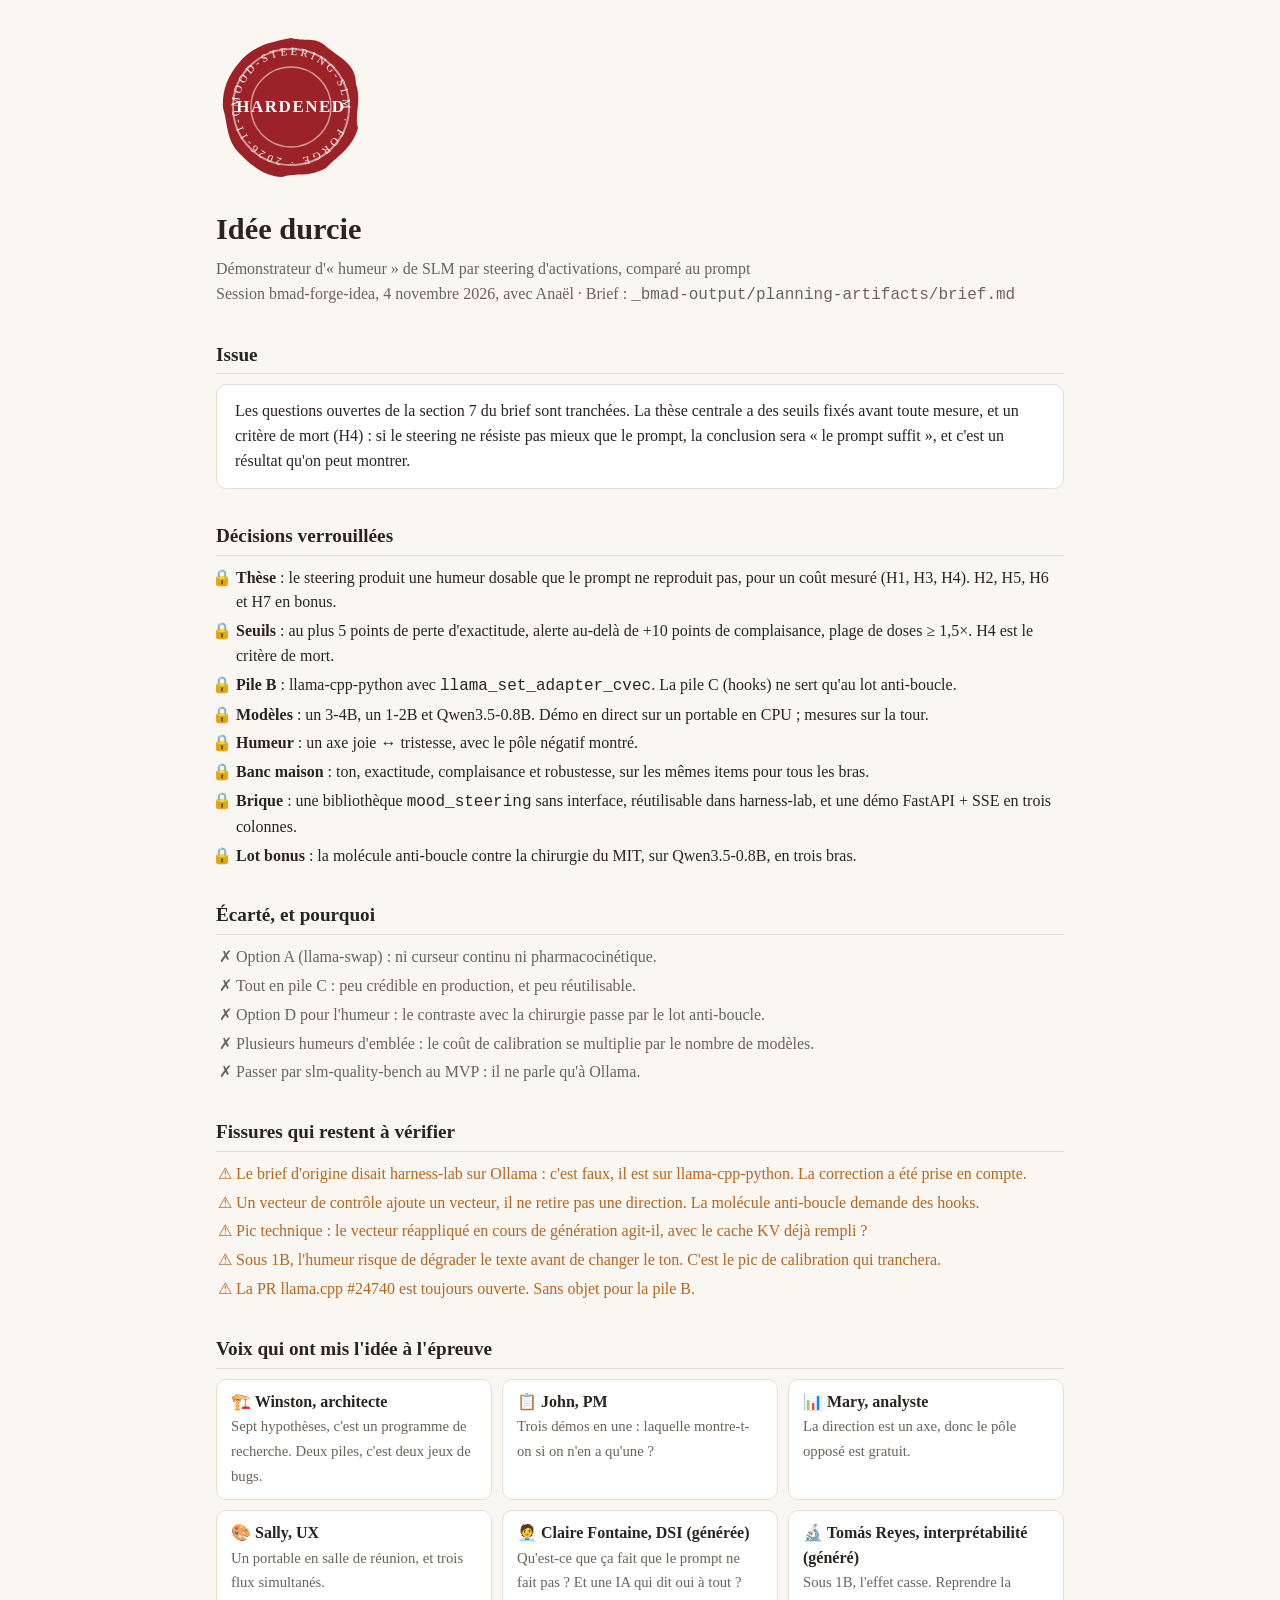
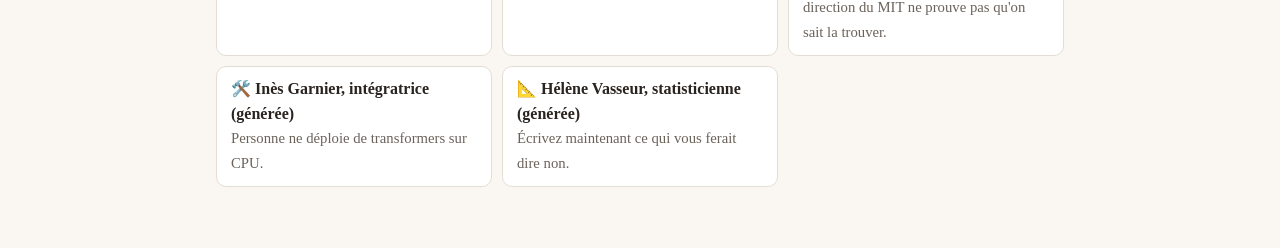
<file: _bmad-output/forge/mood-steering-slm/forge-report.html>
<!doctype html>
<html lang="fr">
<head>
<meta charset="utf-8">
<meta name="viewport" content="width=device-width, initial-scale=1">
<title>Forge mood-steering-slm</title>
<style>
:root{--bg:#faf7f2;--fg:#2a2420;--muted:#6b625a;--card:#fff;--line:#e4ddd3;--seal:#9b2226;--ok:#2d6a4f;--warn:#b5651d}
@media (prefers-color-scheme:dark){:root{--bg:#1c1a18;--fg:#ece6de;--muted:#a59c92;--card:#262320;--line:#3a3531;--seal:#d0494f;--ok:#74c69d;--warn:#e9a15d}}
*{box-sizing:border-box}
body{margin:0;background:var(--bg);color:var(--fg);font:16px/1.55 Georgia,"Times New Roman",serif}
main{max-width:880px;margin:0 auto;padding:32px 16px 64px}
header{display:flex;gap:24px;align-items:center;flex-wrap:wrap}
h1{font-size:1.9rem;margin:0 0 4px}
h2{font-size:1.2rem;margin:32px 0 10px;border-bottom:1px solid var(--line);padding-bottom:4px}
.sub{color:var(--muted);margin:0}
.card{background:var(--card);border:1px solid var(--line);border-radius:10px;padding:14px 18px;margin:10px 0}
ul{padding-left:20px;margin:6px 0}
li{margin:4px 0}
.lock::marker{content:"🔒 "}
.kill::marker{content:"✗ "}
.crack::marker{content:"⚠ "}
.kill{color:var(--muted)}
.crack{color:var(--warn)}
.personas{display:grid;grid-template-columns:repeat(auto-fit,minmax(230px,1fr));gap:10px}
.p{background:var(--card);border:1px solid var(--line);border-radius:10px;padding:10px 14px}
.p b{display:block}
.p span{color:var(--muted);font-size:.92rem}
.seal{flex:0 0 auto}
</style>
</head>
<body>
<main>
<header>
<svg class="seal" width="150" height="150" viewBox="0 0 150 150" role="img" aria-label="Sceau HARDENED">
  <defs><path id="c" d="M75,75 m-52,0 a52,52 0 1,1 104,0 a52,52 0 1,1 -104,0"/></defs>
  <path d="M75 6 C92 10 100 4 112 16 C124 26 140 32 140 52 C146 70 138 82 142 96 C136 116 124 122 110 136 C92 146 82 140 66 145 C48 144 36 134 24 122 C10 108 12 92 7 76 C6 58 12 44 22 32 C36 14 54 10 75 6Z" fill="var(--seal)"/>
  <circle cx="75" cy="75" r="58" fill="none" stroke="#fff" stroke-opacity=".55" stroke-width="2"/>
  <circle cx="75" cy="75" r="40" fill="none" stroke="#fff" stroke-opacity=".55" stroke-width="1.5"/>
  <text font-family="Georgia,serif" font-size="11" fill="#fff" letter-spacing="3"><textPath href="#c">MOOD-STEERING-SLM · FORGE · 2026-11-04 ·</textPath></text>
  <text x="75" y="80" text-anchor="middle" font-family="Georgia,serif" font-size="17" font-weight="bold" fill="#fff" letter-spacing="1.5">HARDENED</text>
</svg>
<div>
  <h1>Idée durcie</h1>
  <p class="sub">Démonstrateur d'« humeur » de SLM par steering d'activations, comparé au prompt</p>
  <p class="sub">Session bmad-forge-idea, 4 novembre 2026, avec Anaël · Brief : <code>_bmad-output/planning-artifacts/brief.md</code></p>
</div>
</header>

<h2>Issue</h2>
<div class="card">Les questions ouvertes de la section 7 du brief sont tranchées. La thèse centrale a des seuils fixés avant toute mesure, et un critère de mort (H4) : si le steering ne résiste pas mieux que le prompt, la conclusion sera « le prompt suffit », et c'est un résultat qu'on peut montrer.</div>

<h2>Décisions verrouillées</h2>
<ul>
<li class="lock"><b>Thèse</b> : le steering produit une humeur dosable que le prompt ne reproduit pas, pour un coût mesuré (H1, H3, H4). H2, H5, H6 et H7 en bonus.</li>
<li class="lock"><b>Seuils</b> : au plus 5 points de perte d'exactitude, alerte au-delà de +10 points de complaisance, plage de doses ≥ 1,5×. H4 est le critère de mort.</li>
<li class="lock"><b>Pile B</b> : llama-cpp-python avec <code>llama_set_adapter_cvec</code>. La pile C (hooks) ne sert qu'au lot anti-boucle.</li>
<li class="lock"><b>Modèles</b> : un 3-4B, un 1-2B et Qwen3.5-0.8B. Démo en direct sur un portable en CPU ; mesures sur la tour.</li>
<li class="lock"><b>Humeur</b> : un axe joie ↔ tristesse, avec le pôle négatif montré.</li>
<li class="lock"><b>Banc maison</b> : ton, exactitude, complaisance et robustesse, sur les mêmes items pour tous les bras.</li>
<li class="lock"><b>Brique</b> : une bibliothèque <code>mood_steering</code> sans interface, réutilisable dans harness-lab, et une démo FastAPI + SSE en trois colonnes.</li>
<li class="lock"><b>Lot bonus</b> : la molécule anti-boucle contre la chirurgie du MIT, sur Qwen3.5-0.8B, en trois bras.</li>
</ul>

<h2>Écarté, et pourquoi</h2>
<ul>
<li class="kill">Option A (llama-swap) : ni curseur continu ni pharmacocinétique.</li>
<li class="kill">Tout en pile C : peu crédible en production, et peu réutilisable.</li>
<li class="kill">Option D pour l'humeur : le contraste avec la chirurgie passe par le lot anti-boucle.</li>
<li class="kill">Plusieurs humeurs d'emblée : le coût de calibration se multiplie par le nombre de modèles.</li>
<li class="kill">Passer par slm-quality-bench au MVP : il ne parle qu'à Ollama.</li>
</ul>

<h2>Fissures qui restent à vérifier</h2>
<ul>
<li class="crack">Le brief d'origine disait harness-lab sur Ollama : c'est faux, il est sur llama-cpp-python. La correction a été prise en compte.</li>
<li class="crack">Un vecteur de contrôle ajoute un vecteur, il ne retire pas une direction. La molécule anti-boucle demande des hooks.</li>
<li class="crack">Pic technique : le vecteur réappliqué en cours de génération agit-il, avec le cache KV déjà rempli ?</li>
<li class="crack">Sous 1B, l'humeur risque de dégrader le texte avant de changer le ton. C'est le pic de calibration qui tranchera.</li>
<li class="crack">La PR llama.cpp #24740 est toujours ouverte. Sans objet pour la pile B.</li>
</ul>

<h2>Voix qui ont mis l'idée à l'épreuve</h2>
<div class="personas">
<div class="p"><b>🏗️ Winston, architecte</b><span>Sept hypothèses, c'est un programme de recherche. Deux piles, c'est deux jeux de bugs.</span></div>
<div class="p"><b>📋 John, PM</b><span>Trois démos en une : laquelle montre-t-on si on n'en a qu'une ?</span></div>
<div class="p"><b>📊 Mary, analyste</b><span>La direction est un axe, donc le pôle opposé est gratuit.</span></div>
<div class="p"><b>🎨 Sally, UX</b><span>Un portable en salle de réunion, et trois flux simultanés.</span></div>
<div class="p"><b>🧑‍💼 Claire Fontaine, DSI (générée)</b><span>Qu'est-ce que ça fait que le prompt ne fait pas ? Et une IA qui dit oui à tout ?</span></div>
<div class="p"><b>🔬 Tomás Reyes, interprétabilité (généré)</b><span>Sous 1B, l'effet casse. Reprendre la direction du MIT ne prouve pas qu'on sait la trouver.</span></div>
<div class="p"><b>🛠️ Inès Garnier, intégratrice (générée)</b><span>Personne ne déploie de transformers sur CPU.</span></div>
<div class="p"><b>📐 Hélène Vasseur, statisticienne (générée)</b><span>Écrivez maintenant ce qui vous ferait dire non.</span></div>
</div>
</main>
</body>
</html>
</file>
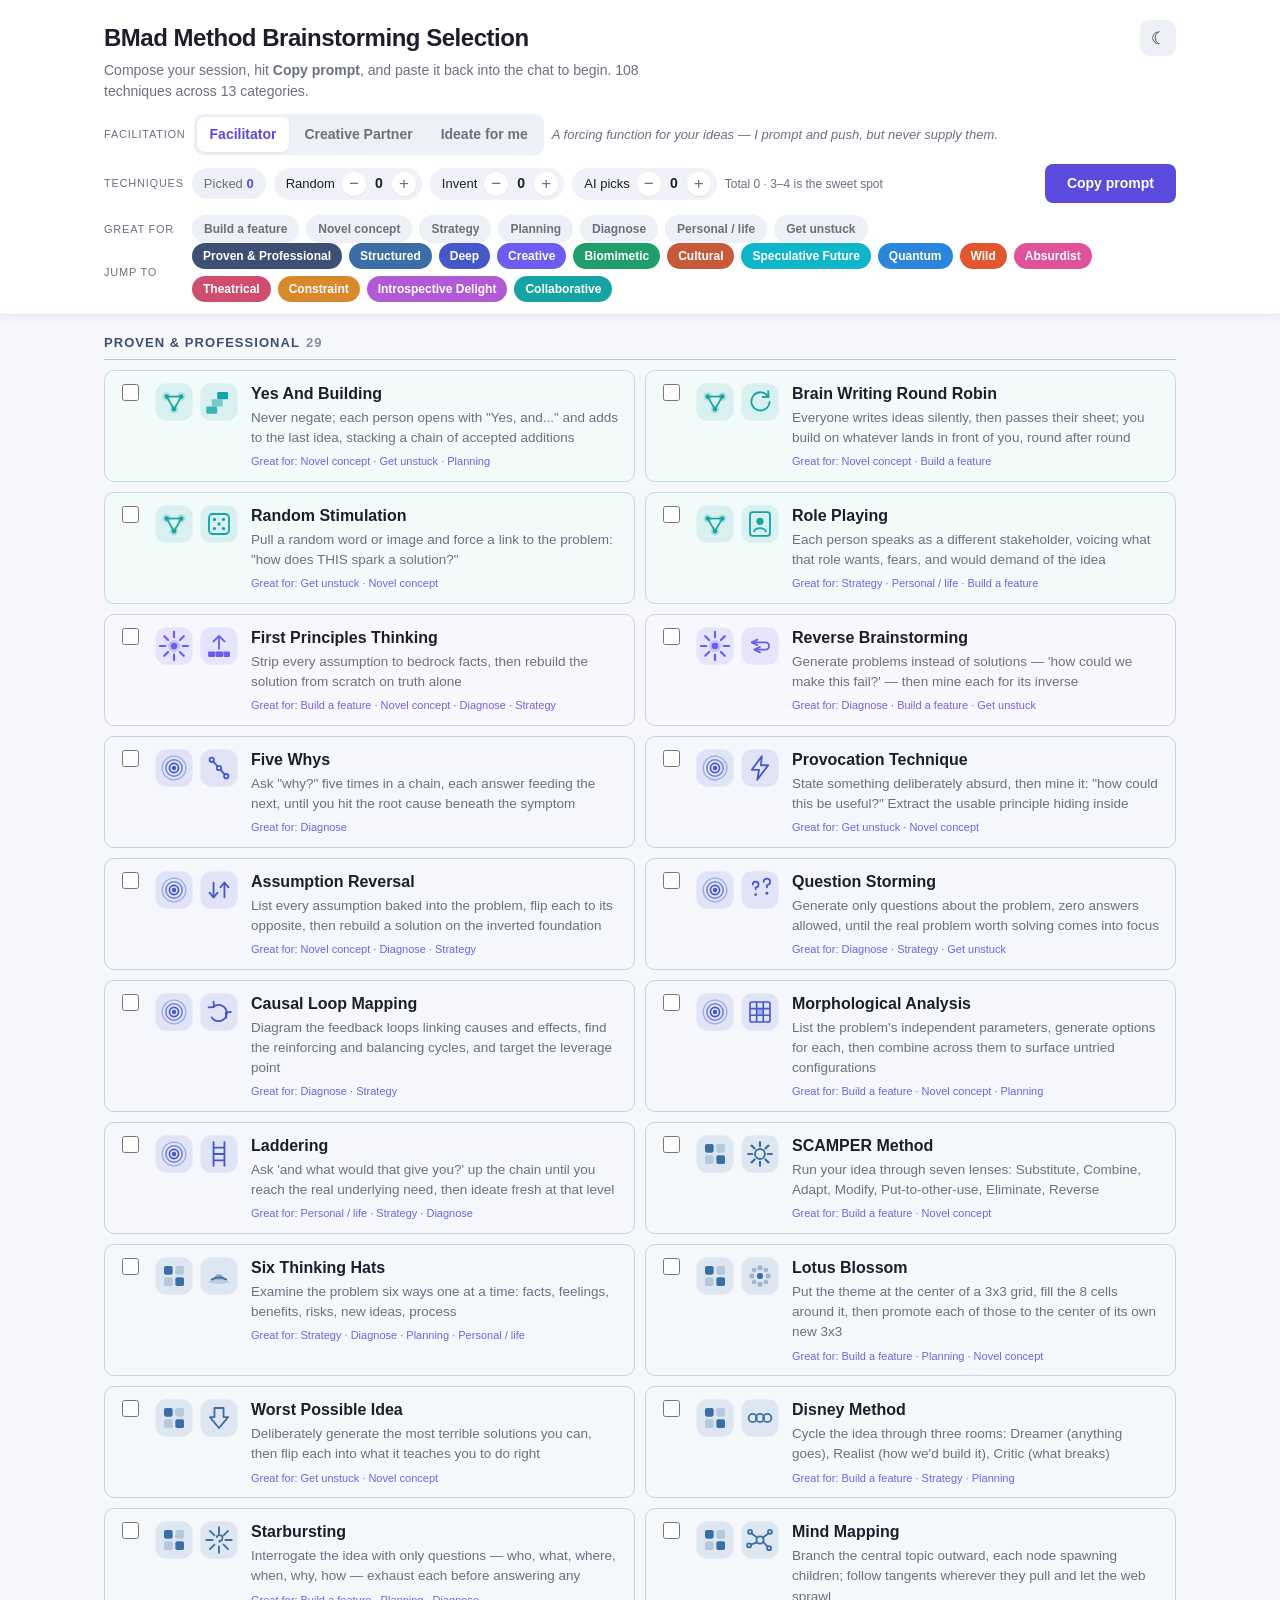
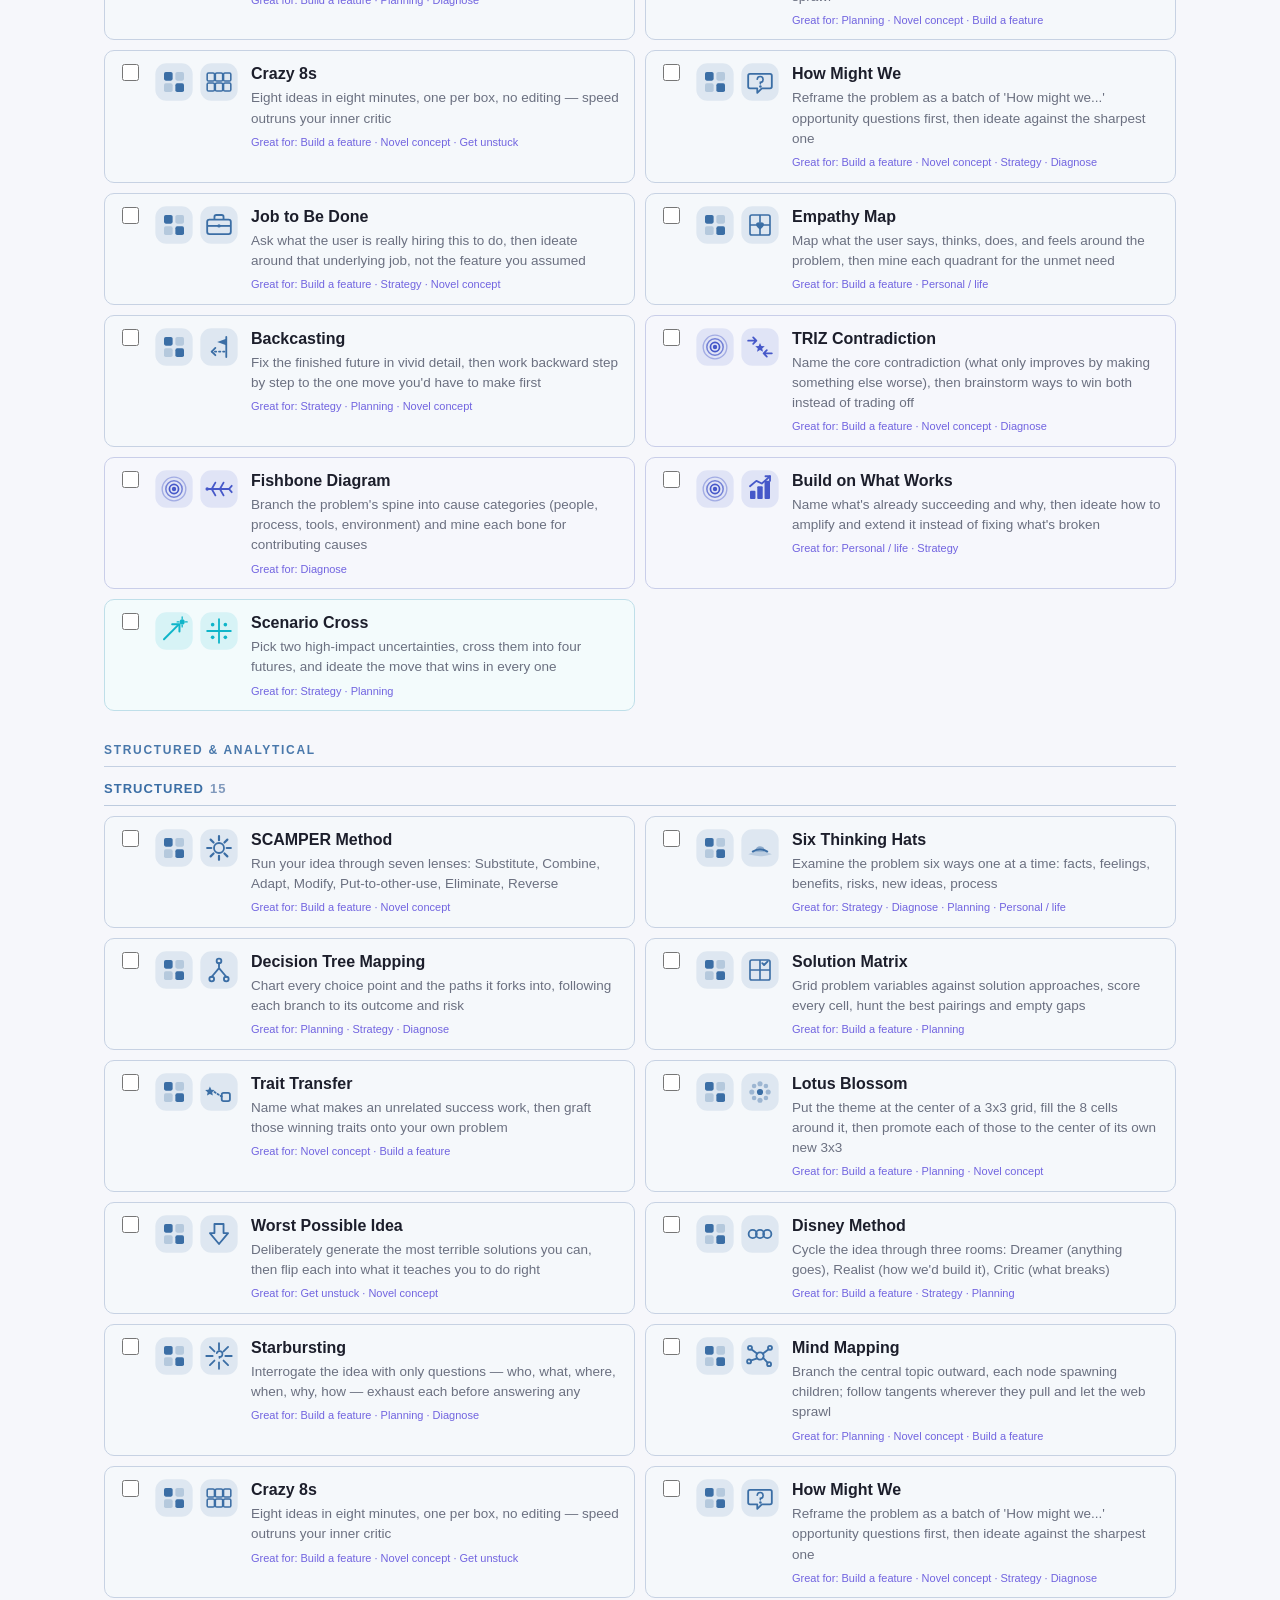
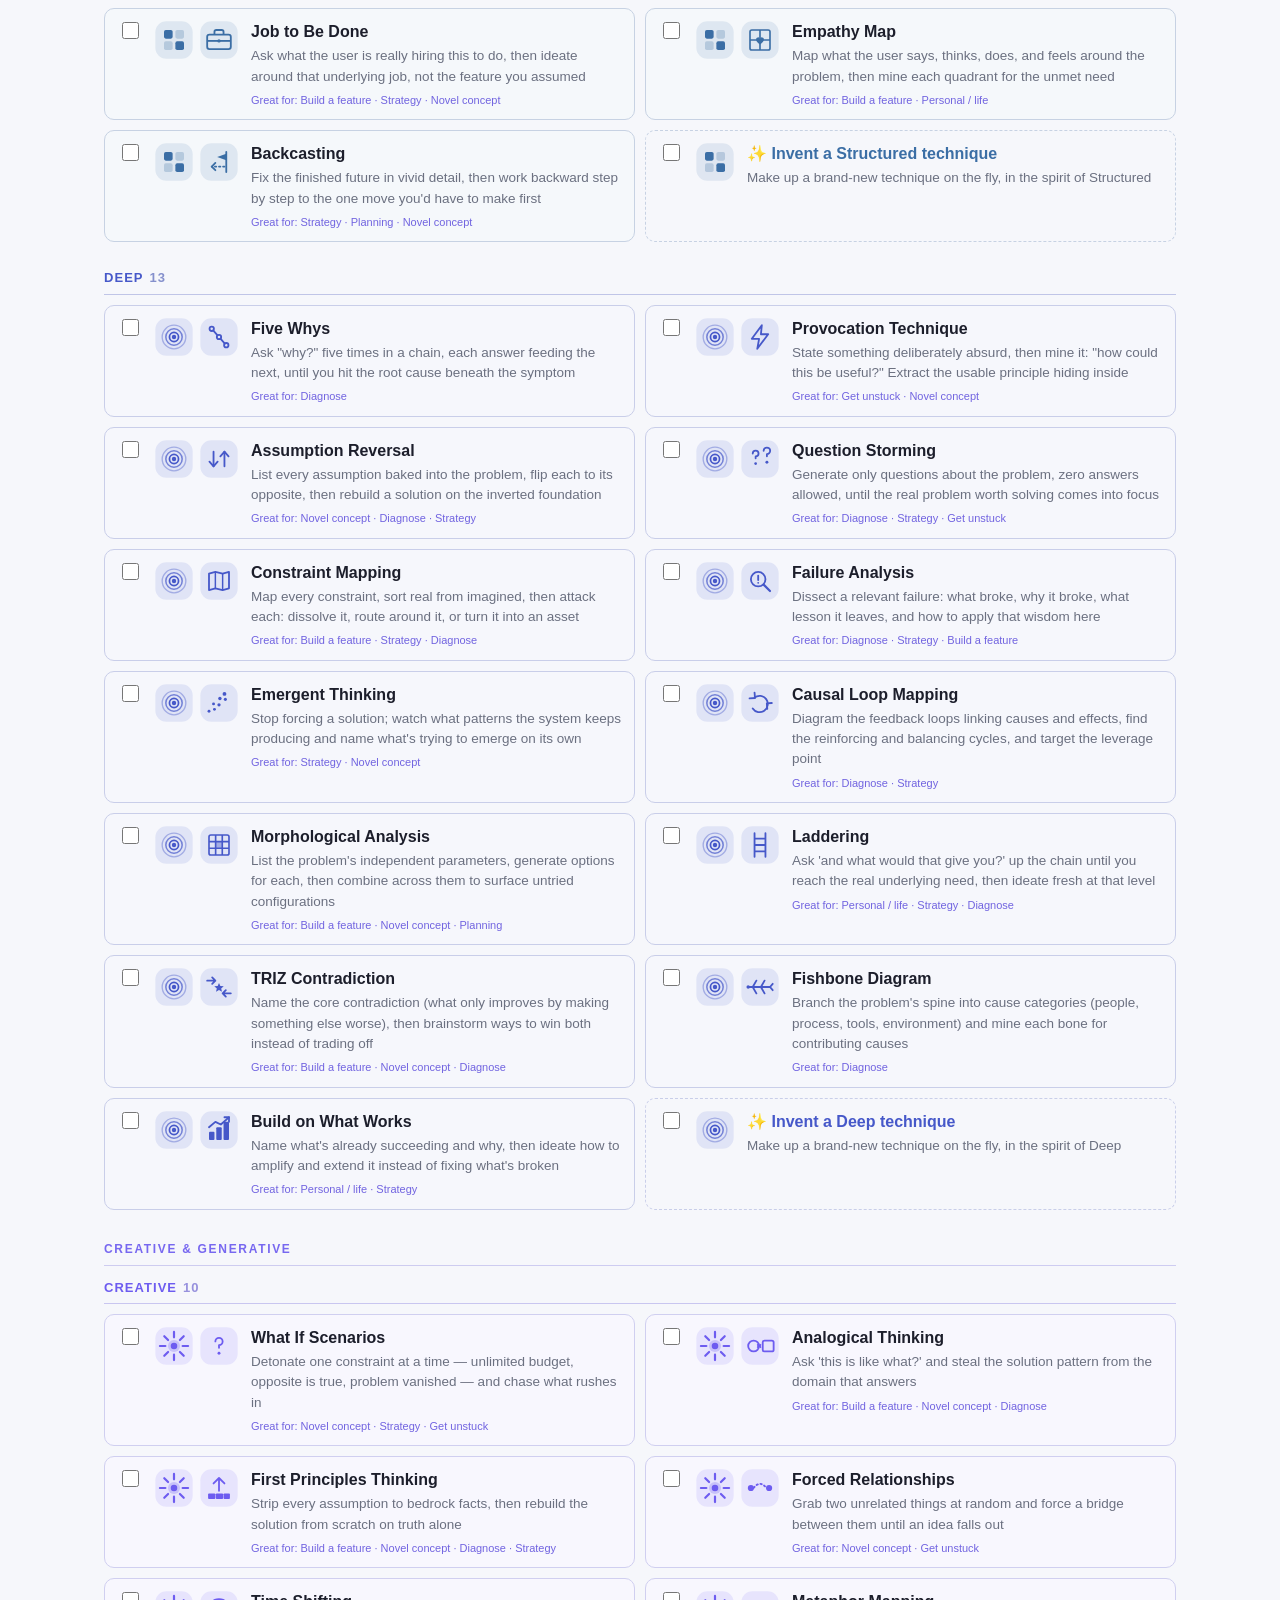
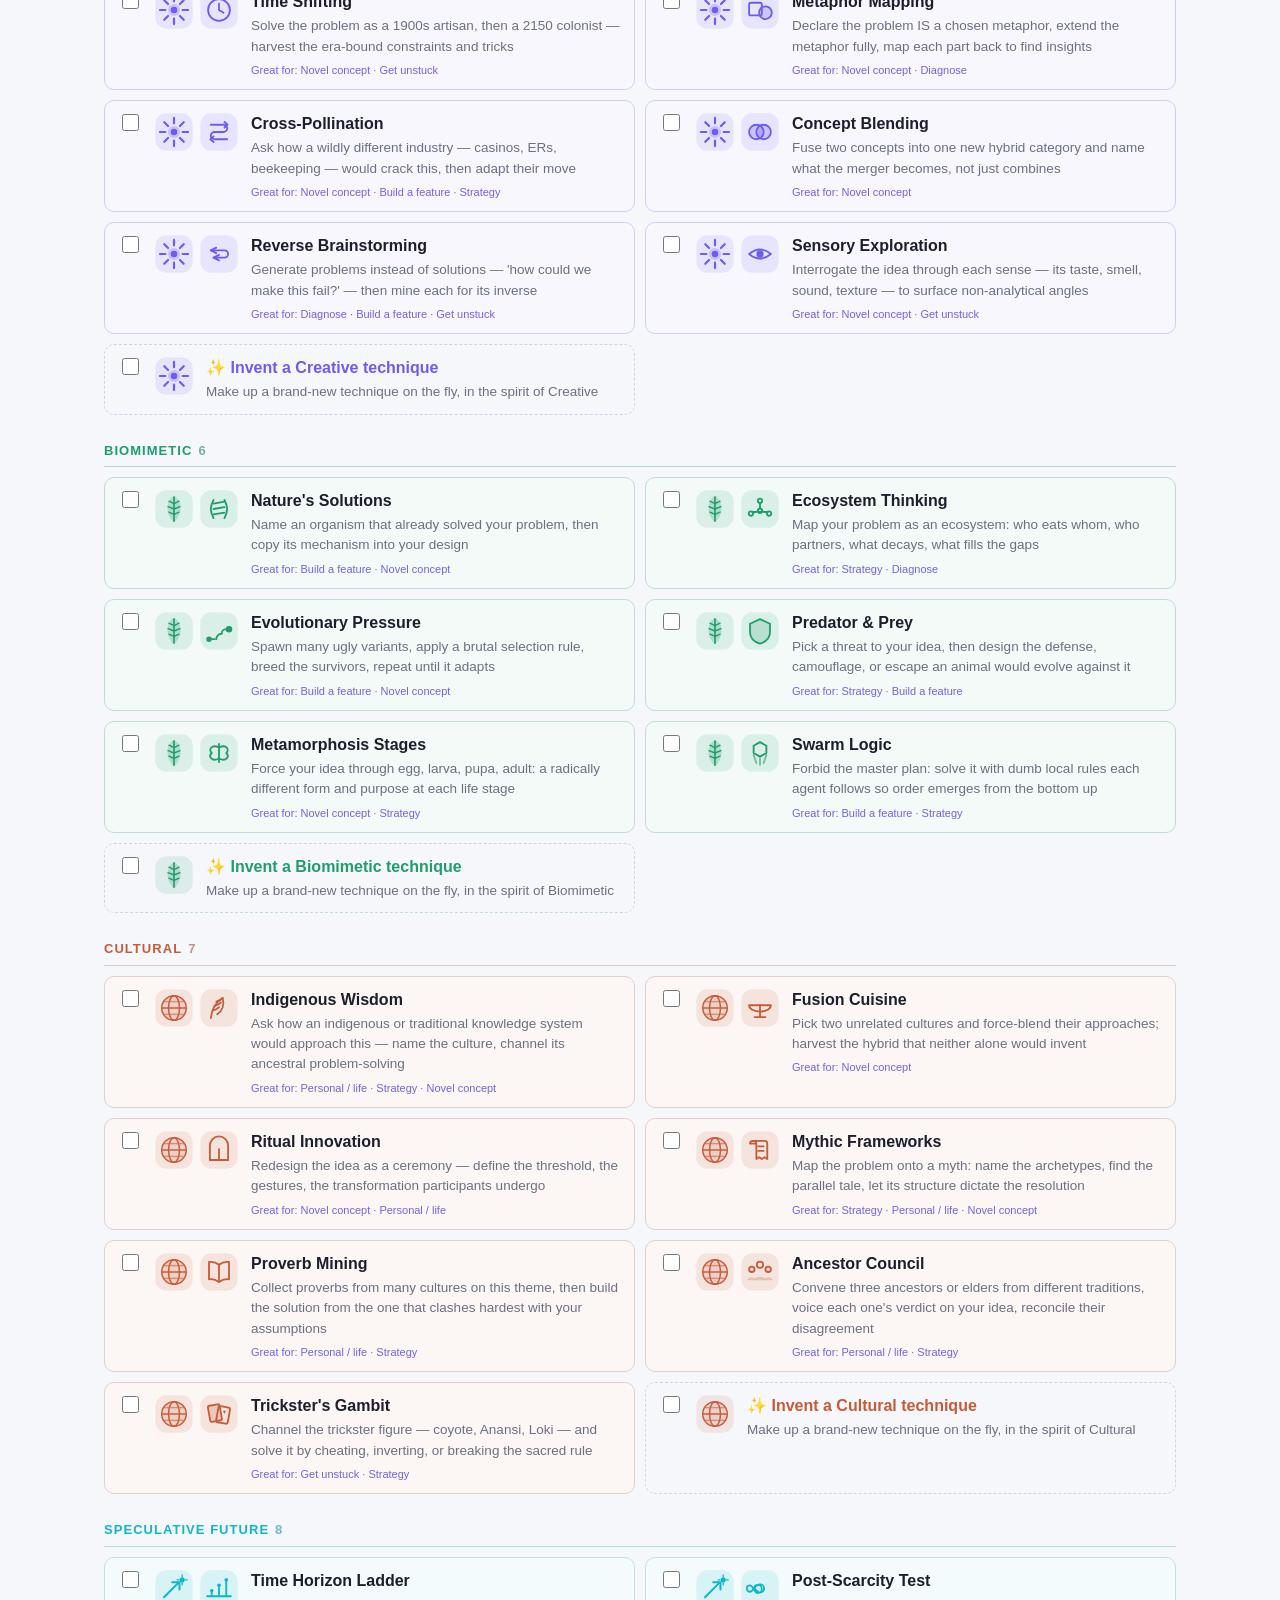
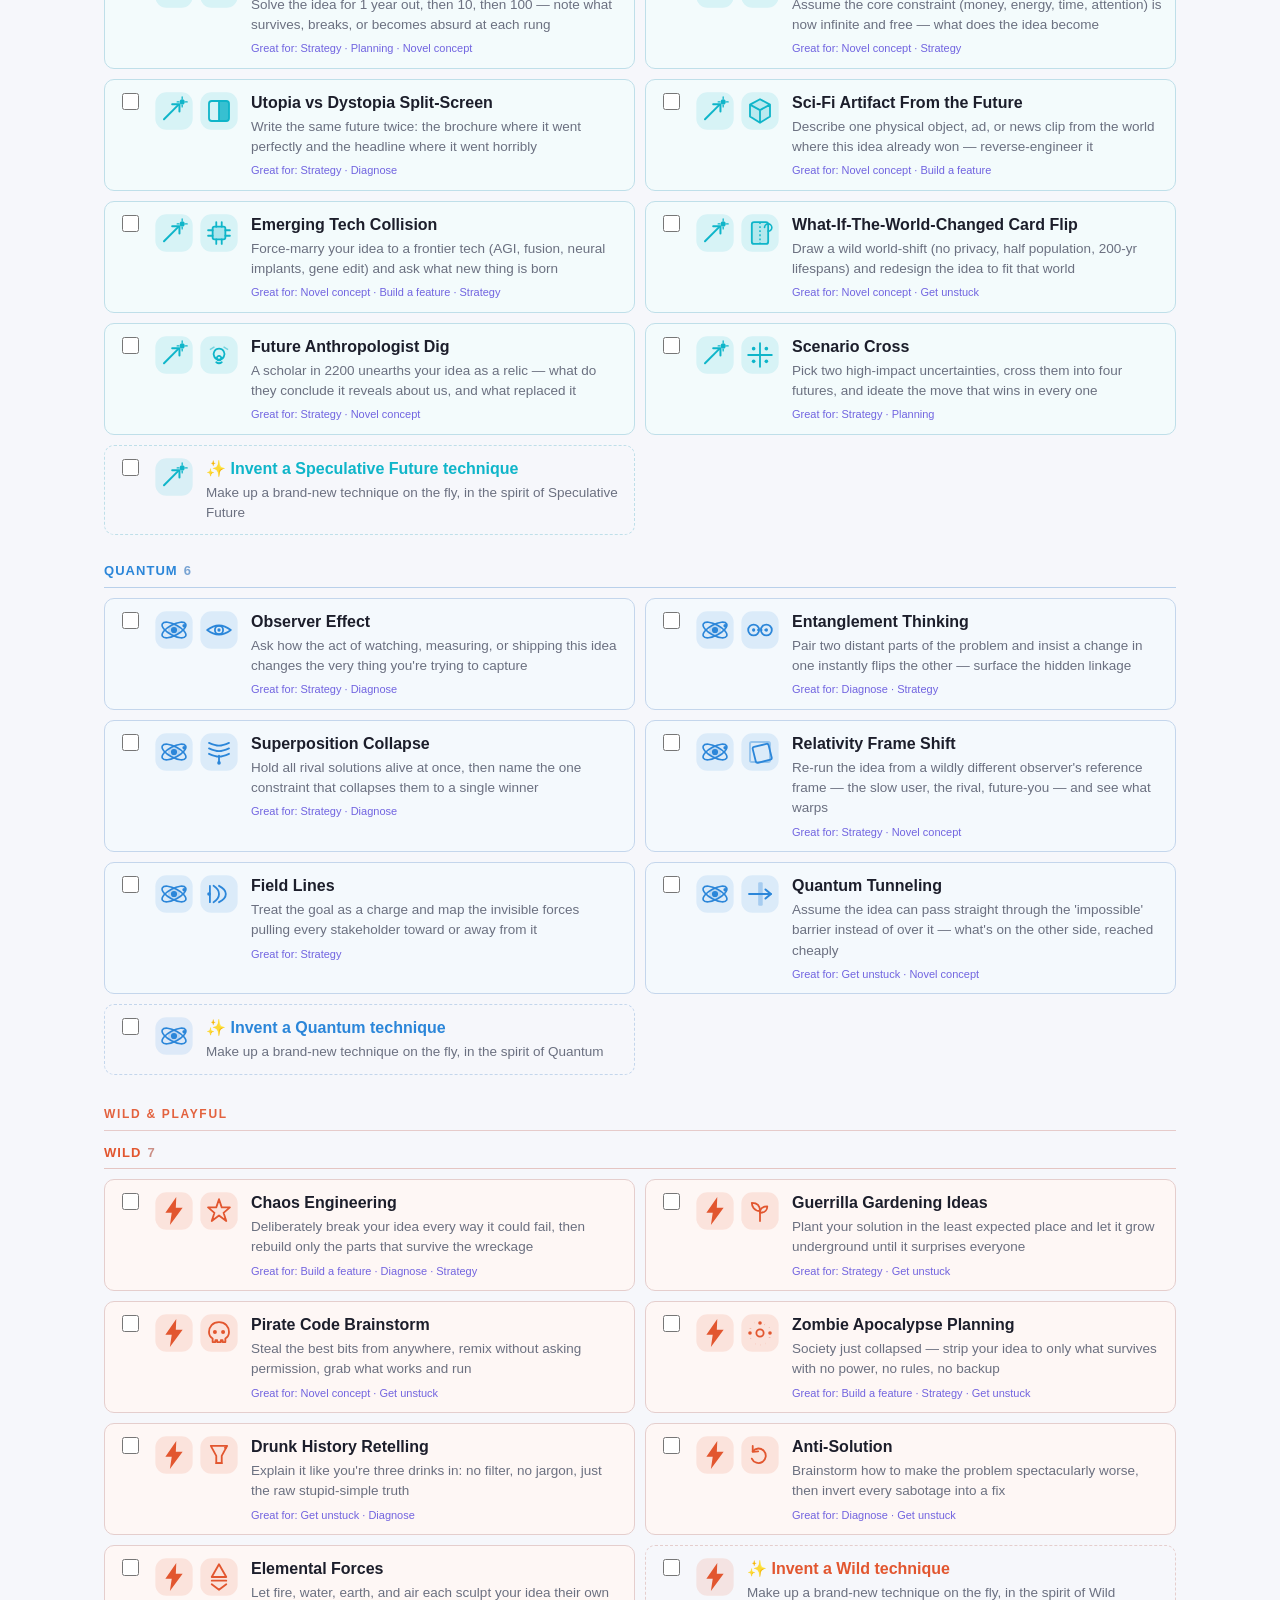
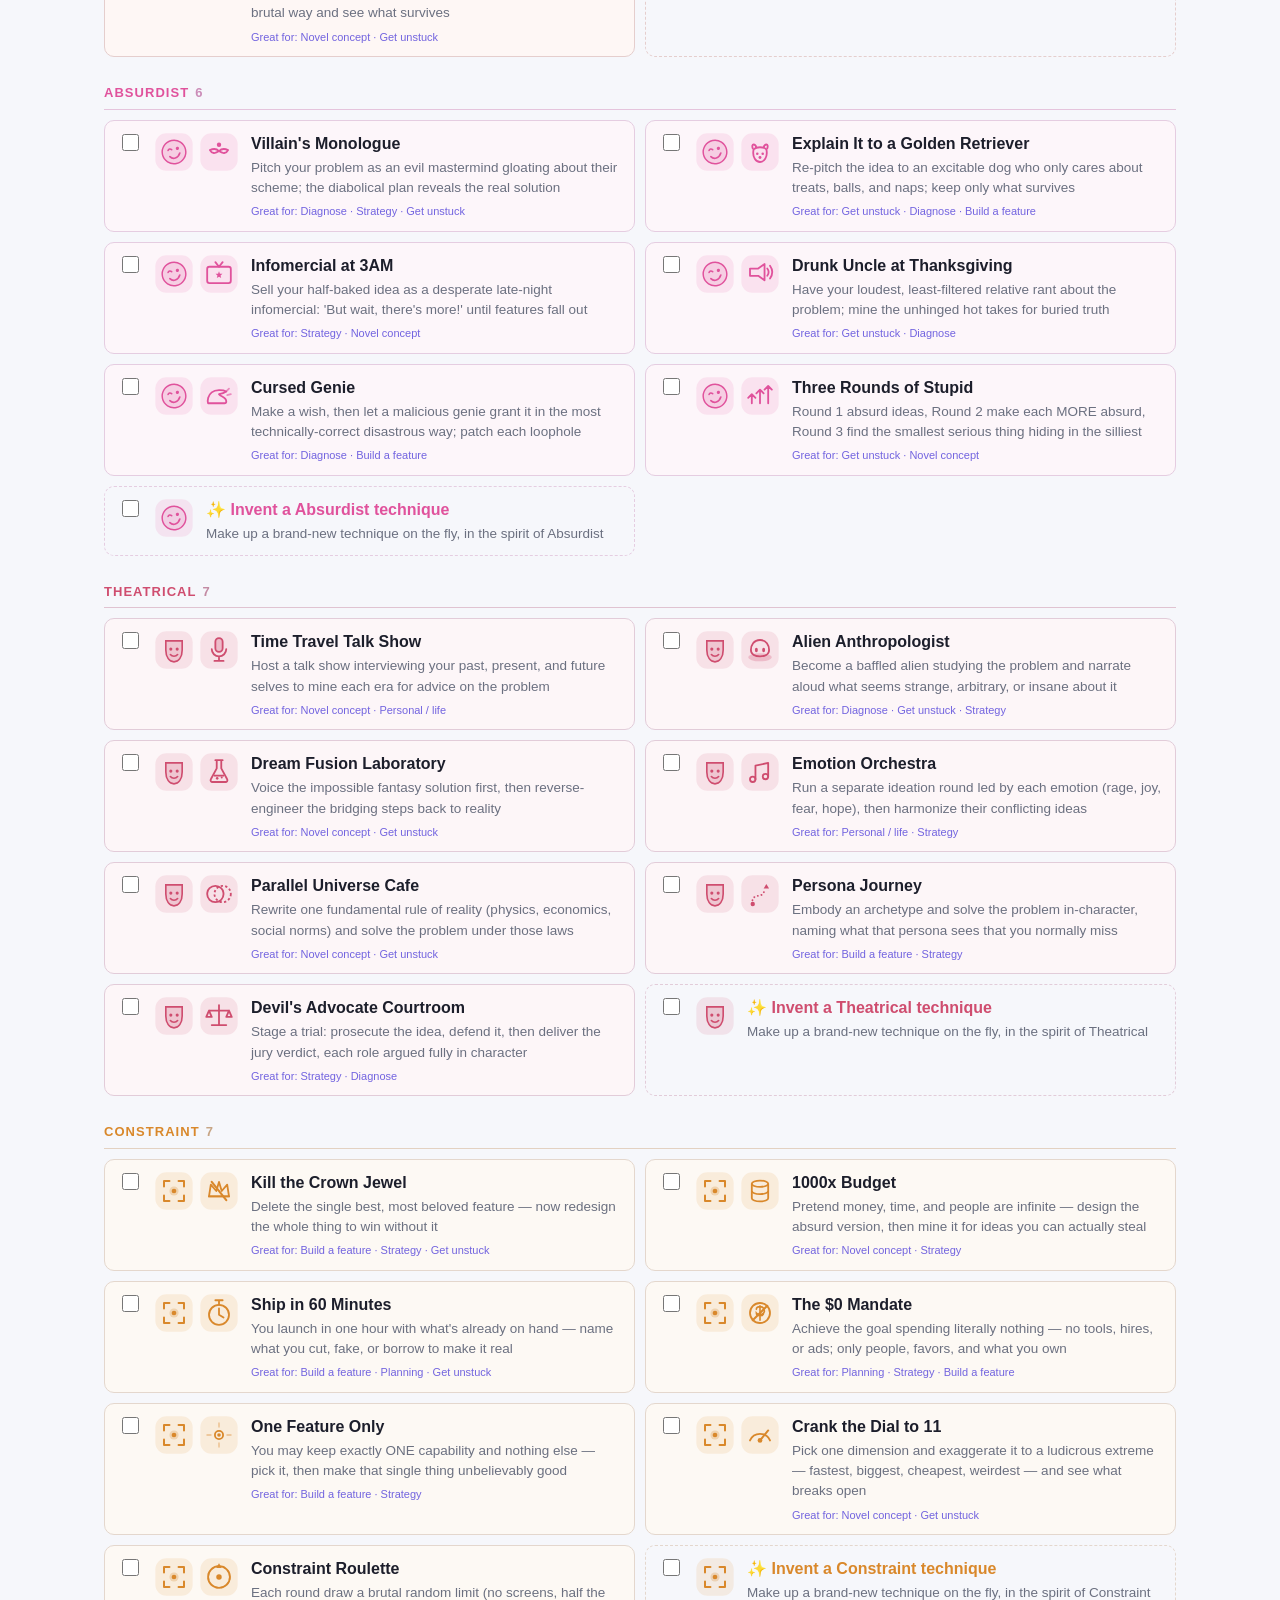
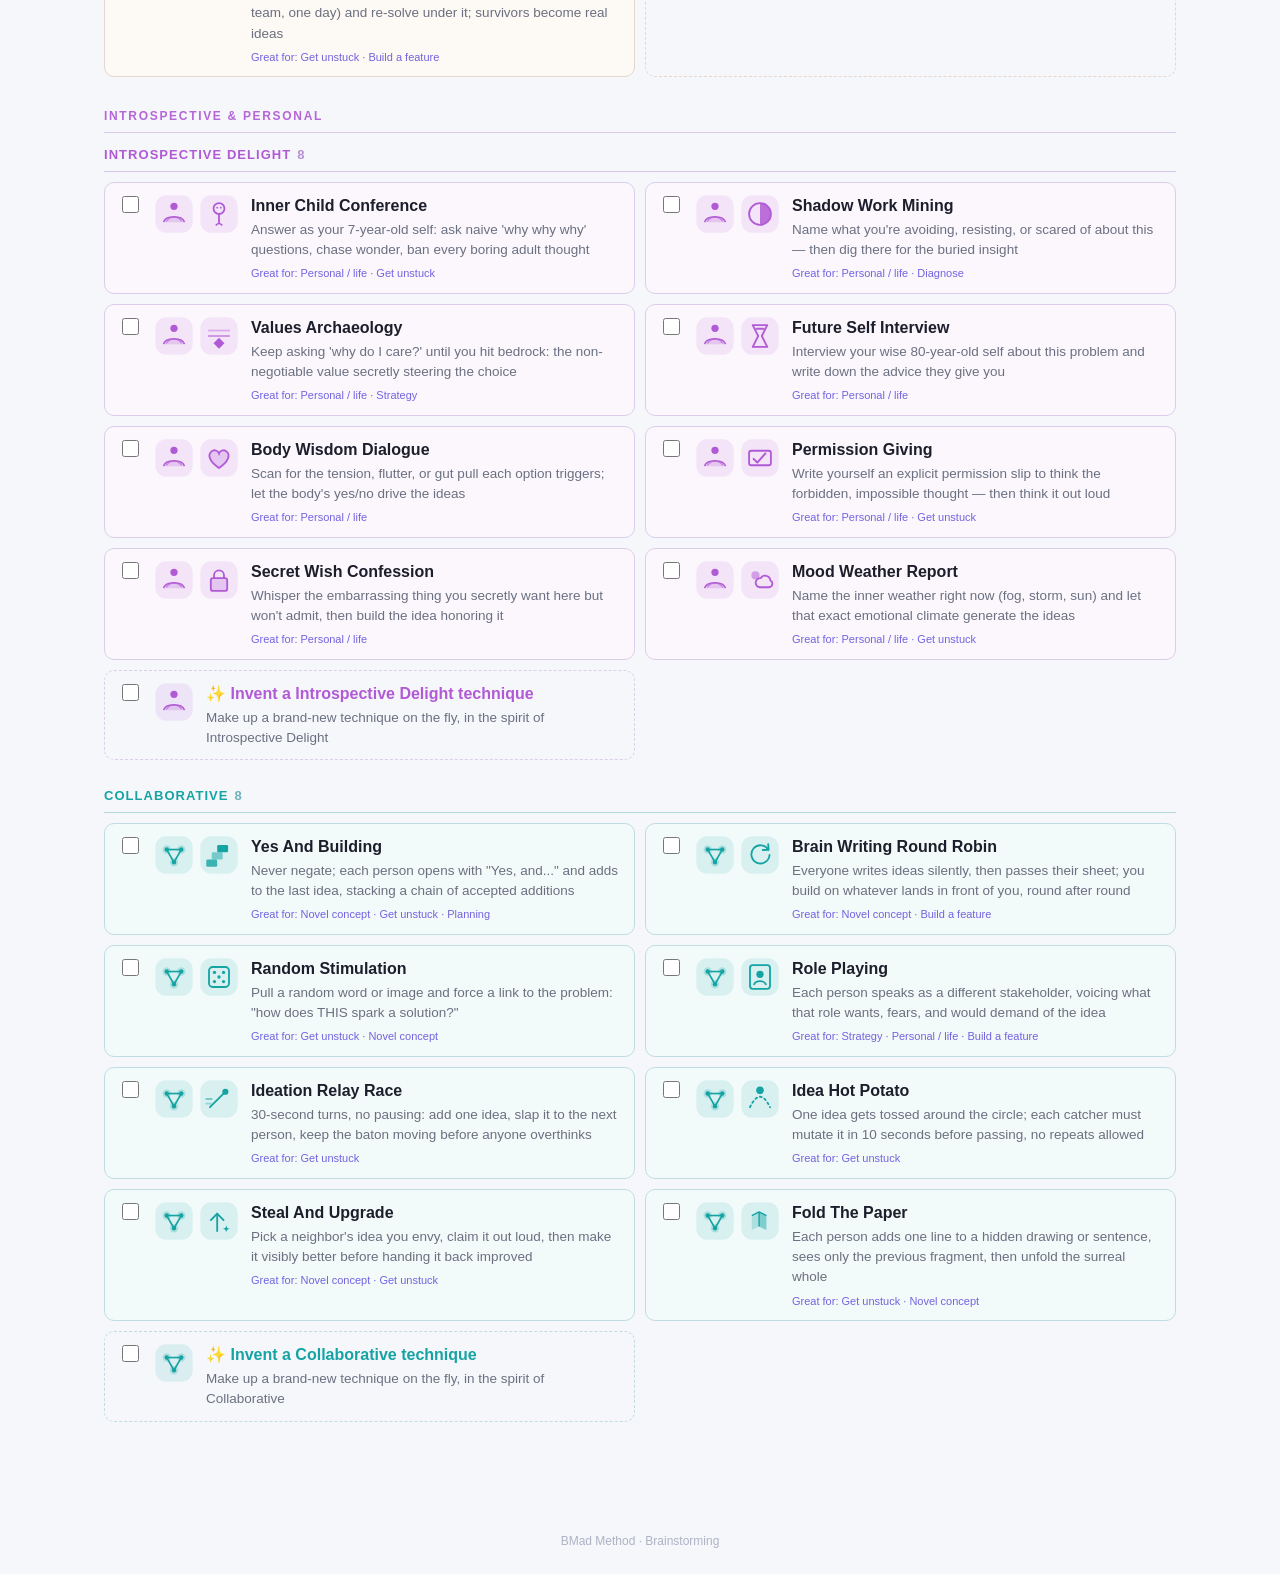
<file: .claude/skills/bmad-brainstorming/assets/brain-selector.html>
<!DOCTYPE html>
<html lang="en">
<head>
<meta charset="utf-8">
<meta name="viewport" content="width=device-width, initial-scale=1">
<title>BMad Method Brainstorming Selection</title>
<script>
/* set the theme before first paint so there's no light-mode flash */
(function(){ try {
  var t = localStorage.getItem('bmad-theme');
  if (!t) { t = (window.matchMedia && window.matchMedia('(prefers-color-scheme: dark)').matches) ? 'dark' : 'light'; }
  document.documentElement.setAttribute('data-theme', t);
} catch(e){} })();
</script>
<style>
  :root {
    --bg:#f6f7fb; --surface:#fff; --ink:#1c1e2b; --muted:#6b7080;
    --accent:#5b4bdc; --accent-ink:#5b4bdc; --warn:#c0561f;
    --line:#e6e8f0; --control:#eef0f7; --control2:#f1f2f8; --raised:#fff;
    --cnt:#b9bdce; --foot:#aeb2c4; --shadow:rgba(20,20,50,.06);
  }
  :root[data-theme="dark"] {
    --bg:#0f1117; --surface:#171a23; --ink:#e7e9f2; --muted:#9aa0b4;
    --accent:#6d5cf0; --accent-ink:#a99bff; --warn:#e08a4a;
    --line:#2a2f3e; --control:#222634; --control2:#1d212d; --raised:#2c3242;
    --cnt:#5a6076; --foot:#5a6076; --shadow:rgba(0,0,0,.45);
  }
  /* lift the category hue toward white on dark surfaces so deep hues stay legible */
  :root[data-theme="dark"] section > h2 { color:color-mix(in srgb, var(--c) 62%, #fff); }
  :root[data-theme="dark"] .tech .ico { color:color-mix(in srgb, var(--c) 68%, #fff); }
  :root[data-theme="dark"] label.tech:has(input:checked) { border-color:color-mix(in srgb, var(--c) 60%, #fff); }
  .titlerow { display:flex; align-items:flex-start; justify-content:space-between; gap:12px; }
  .themebtn { flex:none; width:36px; height:36px; border-radius:9px; background:var(--control); color:var(--ink); font-size:17px; line-height:1; display:inline-flex; align-items:center; justify-content:center; }
  .themebtn:hover { background:var(--raised); }
  * { box-sizing:border-box; }
  body { margin:0; font:16px/1.5 -apple-system,BlinkMacSystemFont,"Segoe UI",Roboto,Helvetica,Arial,sans-serif; background:var(--bg); color:var(--ink); }
  header { position:sticky; top:0; z-index:5; background:var(--surface); padding:20px 0 12px; border-bottom:1px solid var(--line); box-shadow:0 2px 12px var(--shadow); }
  .hwrap { max-width:1120px; margin:0 auto; padding:0 24px; }  /* align header content with the card column on wide screens */
  h1 { margin:0 0 4px; font-size:24px; letter-spacing:-.02em; }
  .sub { margin:0 0 12px; color:var(--muted); font-size:14px; max-width:74ch; }
  button { font:inherit; border:0; border-radius:8px; cursor:pointer; }
  .composer { display:flex; flex-direction:column; gap:9px; margin:6px 0 12px; }
  .grp { display:flex; gap:8px; align-items:center; flex-wrap:wrap; }
  .glabel { font-size:11px; text-transform:uppercase; letter-spacing:.07em; color:var(--muted); min-width:74px; }
  .modes { display:inline-flex; background:var(--control); border-radius:9px; padding:3px; gap:2px; }
  .mode { padding:7px 13px; font-size:14px; font-weight:600; color:var(--muted); background:transparent; }
  .mode.on { background:var(--raised); color:var(--accent-ink); box-shadow:0 1px 3px var(--shadow); }
  .modehint { flex:1 1 240px; min-width:0; font-size:13px; color:var(--muted); font-style:italic; }
  .pill { font-size:13px; color:var(--muted); background:var(--control); padding:6px 12px; border-radius:20px; }
  .pill b { color:var(--accent-ink); }
  .step { display:inline-flex; align-items:center; gap:7px; font-size:13px; color:var(--ink); background:var(--control2); padding:4px 6px 4px 12px; border-radius:20px; }
  .step b { min-width:12px; text-align:center; font-size:14px; color:var(--ink); }
  .step button { width:24px; height:24px; border-radius:50%; background:var(--raised); color:var(--muted); font-size:17px; line-height:22px; text-align:center; box-shadow:0 1px 2px var(--shadow); }
  .step button:hover { color:var(--accent-ink); }
  .total { font-size:12px; color:var(--muted); }
  .total.warn { color:var(--warn); font-weight:600; }
  .bar { display:flex; gap:10px 14px; align-items:center; flex-wrap:wrap; }
  #copy { margin-left:auto; padding:9px 22px; background:var(--accent); color:#fff; font-size:14px; font-weight:700; }
  #copy:hover { filter:brightness(1.07); }
  .chips { flex:1 1 320px; min-width:0; display:flex; gap:7px; flex-wrap:wrap; align-items:center; }
  .chip { font-size:12px; padding:4px 11px; border-radius:16px; border:0; color:#fff; background:var(--cc); font-weight:600; cursor:pointer; }
  .chip:hover { filter:brightness(1.08); }
  .banner { max-height:0; overflow:hidden; transition:max-height .25s ease, padding .22s ease, margin .22s ease; background:linear-gradient(90deg,var(--accent),#8275f2); color:#fff; border-radius:10px; font-weight:700; text-align:center; padding:0 14px; }
  .banner.show { max-height:64px; padding:13px 14px; margin-top:10px; }
  .banner.fail { background:linear-gradient(90deg,var(--warn),#e0894a); }
  main { padding:18px 24px 60px; max-width:1120px; margin:0 auto; }
  section { margin:0 0 26px; }
  section > h2 { font-size:13px; text-transform:uppercase; letter-spacing:.08em; color:var(--c); margin:0 0 10px; border-bottom:1px solid color-mix(in srgb, var(--c) 24%, var(--line)); padding-bottom:6px; }
  section > h2 .cnt { color:color-mix(in srgb, var(--c) 45%, var(--cnt)); margin-left:6px; }
  .grid { display:grid; grid-template-columns:repeat(auto-fill,minmax(360px,1fr)); gap:10px; }
  label.tech { display:flex; gap:12px; align-items:flex-start; background:color-mix(in srgb, var(--c) 5%, var(--surface)); border:1px solid color-mix(in srgb, var(--c) 18%, var(--line)); border-radius:10px; padding:11px 13px; cursor:pointer; transition:border-color .12s, box-shadow .12s, background .12s; }
  label.tech:hover { border-color:color-mix(in srgb, var(--c) 45%, var(--surface)); }
  label.tech input { margin-top:2px; width:17px; height:17px; accent-color:var(--c); flex:none; }
  label.tech:has(input:checked) { border-color:var(--c); background:color-mix(in srgb, var(--c) 12%, var(--surface)); box-shadow:0 0 0 2px color-mix(in srgb, var(--c) 30%, transparent); }
  .tech .ic2 { display:flex; gap:5px; flex:none; }
  .tech .ico { width:40px; height:40px; flex:none; color:var(--c); }
  .tech .n { font-weight:600; display:block; }
  .tech .d { color:var(--muted); font-size:13.5px; display:block; margin-top:2px; }
  .tech .gf { color:var(--accent-ink); font-size:11px; display:block; margin-top:5px; opacity:.85; }
  .grouphdr { margin:30px 0 12px; font-size:12px; text-transform:uppercase; letter-spacing:.14em; font-weight:700; color:var(--c); opacity:.92; border-bottom:1px solid color-mix(in srgb, var(--c) 22%, var(--line)); padding-bottom:7px; }
  main > .grouphdr:first-child { margin-top:2px; }
  :root[data-theme="dark"] .grouphdr { color:color-mix(in srgb, var(--c) 62%, #fff); }
  .goals { display:flex; gap:7px; flex-wrap:wrap; }
  .goal { font-size:12px; padding:5px 12px; border-radius:16px; background:var(--control); color:var(--muted); font-weight:600; }
  .goal:hover { color:var(--ink); }
  .goal.on { background:var(--accent); color:#fff; }
  label.tech.invent { border-style:dashed; background:transparent; }
  label.tech.invent:hover { border-color:var(--c); }
  label.tech.invent .n { color:var(--c); }
  label.tech.hidden { display:none; }
  footer { text-align:center; color:var(--foot); font-size:12px; padding:24px; }
</style>
</head>
<body>
<header>
  <div class="hwrap">
  <div class="titlerow">
    <h1>BMad Method Brainstorming Selection</h1>
    <button id="theme" class="themebtn" type="button" aria-label="Toggle dark mode" title="Toggle dark mode"></button>
  </div>
  <p class="sub">Compose your session, hit <strong>Copy prompt</strong>, and paste it back into the chat to begin. 108 techniques across 13 categories.</p>

  <div class="composer">
    <div class="grp">
      <span class="glabel">Facilitation</span>
      <div class="modes" id="modes">
        <button type="button" class="mode on" data-mode="Facilitator">Facilitator</button>
        <button type="button" class="mode" data-mode="Creative Partner">Creative Partner</button>
        <button type="button" class="mode" data-mode="Ideate for me">Ideate for me</button>
      </div>
      <span class="modehint" id="modehint"></span>
    </div>
    <div class="grp">
      <span class="glabel">Techniques</span>
      <span class="pill">Picked <b id="pickN">0</b></span>
      <span class="step">Random <button type="button" data-step="rand" data-d="-1">&minus;</button><b id="randN">0</b><button type="button" data-step="rand" data-d="1">+</button></span>
      <span class="step">Invent <button type="button" data-step="inv" data-d="-1">&minus;</button><b id="invN">0</b><button type="button" data-step="inv" data-d="1">+</button></span>
      <span class="step">AI picks <button type="button" data-step="ai" data-d="-1">&minus;</button><b id="aiN">0</b><button type="button" data-step="ai" data-d="1">+</button></span>
      <span class="total" id="total">Total 0 &middot; 3&ndash;4 is the sweet spot</span>
      <button id="copy" type="button">Copy prompt</button>
    </div>
  </div>

  <div class="bar"><span class="glabel">Great for</span><div class="goals" id="goals"><button type="button" class="goal" data-goal="feature">Build a feature</button><button type="button" class="goal" data-goal="novel">Novel concept</button><button type="button" class="goal" data-goal="strategy">Strategy</button><button type="button" class="goal" data-goal="planning">Planning</button><button type="button" class="goal" data-goal="diagnosis">Diagnose</button><button type="button" class="goal" data-goal="personal">Personal / life</button><button type="button" class="goal" data-goal="unstuck">Get unstuck</button></div></div>
  <div class="bar">
    <span class="glabel">Jump to</span>
    <div class="chips" id="chips"><button type="button" class="chip" data-cat="Proven &amp; Professional" style="--cc:#3d4f73">Proven &amp; Professional</button><button type="button" class="chip" data-cat="Structured" style="--cc:#3b6ea5">Structured</button><button type="button" class="chip" data-cat="Deep" style="--cc:#4658c9">Deep</button><button type="button" class="chip" data-cat="Creative" style="--cc:#6d5cf0">Creative</button><button type="button" class="chip" data-cat="Biomimetic" style="--cc:#1f9d6b">Biomimetic</button><button type="button" class="chip" data-cat="Cultural" style="--cc:#c75b39">Cultural</button><button type="button" class="chip" data-cat="Speculative Future" style="--cc:#0fb5c9">Speculative Future</button><button type="button" class="chip" data-cat="Quantum" style="--cc:#2b86d9">Quantum</button><button type="button" class="chip" data-cat="Wild" style="--cc:#e2562f">Wild</button><button type="button" class="chip" data-cat="Absurdist" style="--cc:#e0529c">Absurdist</button><button type="button" class="chip" data-cat="Theatrical" style="--cc:#cf4d6f">Theatrical</button><button type="button" class="chip" data-cat="Constraint" style="--cc:#d9882b">Constraint</button><button type="button" class="chip" data-cat="Introspective Delight" style="--cc:#b15ad6">Introspective Delight</button><button type="button" class="chip" data-cat="Collaborative" style="--cc:#15a3a3">Collaborative</button></div>
  </div>

  <div class="banner" id="banner">&#10003; Copied! Now paste it into the chat to start your session.</div>
  </div>
</header>
<main>
<section data-cat="Proven &amp; Professional" style="--c:#3d4f73"><h2>Proven &amp; Professional<span class="cnt">29</span></h2><div class="grid"><label class="tech" style="--c:#15a3a3"><input type="checkbox" data-name="Yes And Building" data-cat="Collaborative" data-desc="Never negate; each person opens with &quot;Yes, and...&quot; and adds to the last idea, stacking a chain of accepted additions" data-good="novel|unstuck|planning" data-prov="classic" data-lead="1"><span class="ic2"><svg class="ico" viewBox="0 0 44 44" xmlns="http://www.w3.org/2000/svg"><rect x="1.5" y="1.5" width="41" height="41" rx="12" fill="currentColor" fill-opacity="0.12"/><g stroke="currentColor" stroke-width="1.8"><line x1="14" y1="16" x2="30" y2="16"/><line x1="14" y1="16" x2="22" y2="30"/><line x1="30" y1="16" x2="22" y2="30"/></g><g fill="currentColor" fill-opacity="0.22"><circle cx="14" cy="16" r="4.6"/><circle cx="30" cy="16" r="4.6"/><circle cx="22" cy="30" r="4.6"/></g><g fill="currentColor"><circle cx="14" cy="16" r="2.4"/><circle cx="30" cy="16" r="2.4"/><circle cx="22" cy="30" r="2.4"/></g></svg><svg class="ico" viewBox="0 0 44 44" xmlns="http://www.w3.org/2000/svg"><rect x="1.5" y="1.5" width="41" height="41" rx="12" fill="currentColor" fill-opacity="0.12"/><g fill="currentColor"><rect x="8" y="27" width="12" height="8" rx="1.5" fill-opacity=".8"/><rect x="14" y="19" width="12" height="8" rx="1.5" fill-opacity=".5"/><rect x="20" y="11" width="12" height="8" rx="1.5"/></g></svg></span><span><span class="n">Yes And Building</span><span class="d">Never negate; each person opens with &quot;Yes, and...&quot; and adds to the last idea, stacking a chain of accepted additions</span><span class="gf">Great for: Novel concept · Get unstuck · Planning</span></span></label><label class="tech" style="--c:#15a3a3"><input type="checkbox" data-name="Brain Writing Round Robin" data-cat="Collaborative" data-desc="Everyone writes ideas silently, then passes their sheet; you build on whatever lands in front of you, round after round" data-good="novel|feature" data-prov="classic" data-lead="1"><span class="ic2"><svg class="ico" viewBox="0 0 44 44" xmlns="http://www.w3.org/2000/svg"><rect x="1.5" y="1.5" width="41" height="41" rx="12" fill="currentColor" fill-opacity="0.12"/><g stroke="currentColor" stroke-width="1.8"><line x1="14" y1="16" x2="30" y2="16"/><line x1="14" y1="16" x2="22" y2="30"/><line x1="30" y1="16" x2="22" y2="30"/></g><g fill="currentColor" fill-opacity="0.22"><circle cx="14" cy="16" r="4.6"/><circle cx="30" cy="16" r="4.6"/><circle cx="22" cy="30" r="4.6"/></g><g fill="currentColor"><circle cx="14" cy="16" r="2.4"/><circle cx="30" cy="16" r="2.4"/><circle cx="22" cy="30" r="2.4"/></g></svg><svg class="ico" viewBox="0 0 44 44" xmlns="http://www.w3.org/2000/svg"><rect x="1.5" y="1.5" width="41" height="41" rx="12" fill="currentColor" fill-opacity="0.12"/><g fill="none" stroke="currentColor" stroke-width="2" stroke-linecap="round" stroke-linejoin="round"><path d="M31 16 A10 10 0 1 0 32.5 22"/><path d="M31 10 L31.5 16.3 L25 16.5"/></g></svg></span><span><span class="n">Brain Writing Round Robin</span><span class="d">Everyone writes ideas silently, then passes their sheet; you build on whatever lands in front of you, round after round</span><span class="gf">Great for: Novel concept · Build a feature</span></span></label><label class="tech" style="--c:#15a3a3"><input type="checkbox" data-name="Random Stimulation" data-cat="Collaborative" data-desc="Pull a random word or image and force a link to the problem: &quot;how does THIS spark a solution?&quot;" data-good="unstuck|novel" data-prov="classic" data-lead="1"><span class="ic2"><svg class="ico" viewBox="0 0 44 44" xmlns="http://www.w3.org/2000/svg"><rect x="1.5" y="1.5" width="41" height="41" rx="12" fill="currentColor" fill-opacity="0.12"/><g stroke="currentColor" stroke-width="1.8"><line x1="14" y1="16" x2="30" y2="16"/><line x1="14" y1="16" x2="22" y2="30"/><line x1="30" y1="16" x2="22" y2="30"/></g><g fill="currentColor" fill-opacity="0.22"><circle cx="14" cy="16" r="4.6"/><circle cx="30" cy="16" r="4.6"/><circle cx="22" cy="30" r="4.6"/></g><g fill="currentColor"><circle cx="14" cy="16" r="2.4"/><circle cx="30" cy="16" r="2.4"/><circle cx="22" cy="30" r="2.4"/></g></svg><svg class="ico" viewBox="0 0 44 44" xmlns="http://www.w3.org/2000/svg"><rect x="1.5" y="1.5" width="41" height="41" rx="12" fill="currentColor" fill-opacity="0.12"/><rect x="11" y="11" width="22" height="22" rx="4" fill="none" stroke="currentColor" stroke-width="2"/><g fill="currentColor"><circle cx="17" cy="17" r="1.8"/><circle cx="27" cy="17" r="1.8"/><circle cx="22" cy="22" r="1.8"/><circle cx="17" cy="27" r="1.8"/><circle cx="27" cy="27" r="1.8"/></g></svg></span><span><span class="n">Random Stimulation</span><span class="d">Pull a random word or image and force a link to the problem: &quot;how does THIS spark a solution?&quot;</span><span class="gf">Great for: Get unstuck · Novel concept</span></span></label><label class="tech" style="--c:#15a3a3"><input type="checkbox" data-name="Role Playing" data-cat="Collaborative" data-desc="Each person speaks as a different stakeholder, voicing what that role wants, fears, and would demand of the idea" data-good="strategy|personal|feature" data-prov="classic" data-lead="1"><span class="ic2"><svg class="ico" viewBox="0 0 44 44" xmlns="http://www.w3.org/2000/svg"><rect x="1.5" y="1.5" width="41" height="41" rx="12" fill="currentColor" fill-opacity="0.12"/><g stroke="currentColor" stroke-width="1.8"><line x1="14" y1="16" x2="30" y2="16"/><line x1="14" y1="16" x2="22" y2="30"/><line x1="30" y1="16" x2="22" y2="30"/></g><g fill="currentColor" fill-opacity="0.22"><circle cx="14" cy="16" r="4.6"/><circle cx="30" cy="16" r="4.6"/><circle cx="22" cy="30" r="4.6"/></g><g fill="currentColor"><circle cx="14" cy="16" r="2.4"/><circle cx="30" cy="16" r="2.4"/><circle cx="22" cy="30" r="2.4"/></g></svg><svg class="ico" viewBox="0 0 44 44" xmlns="http://www.w3.org/2000/svg"><rect x="1.5" y="1.5" width="41" height="41" rx="12" fill="currentColor" fill-opacity="0.12"/><rect x="11" y="9" width="22" height="26" rx="3" fill="none" stroke="currentColor" stroke-width="2"/><circle cx="22" cy="19" r="4" fill="currentColor"/><path d="M15.5 30 c2 -4.5 11 -4.5 13 0" fill="none" stroke="currentColor" stroke-width="2" stroke-linecap="round"/></svg></span><span><span class="n">Role Playing</span><span class="d">Each person speaks as a different stakeholder, voicing what that role wants, fears, and would demand of the idea</span><span class="gf">Great for: Strategy · Personal / life · Build a feature</span></span></label><label class="tech" style="--c:#6d5cf0"><input type="checkbox" data-name="First Principles Thinking" data-cat="Creative" data-desc="Strip every assumption to bedrock facts, then rebuild the solution from scratch on truth alone" data-good="feature|novel|diagnosis|strategy" data-prov="classic" data-lead="1"><span class="ic2"><svg class="ico" viewBox="0 0 44 44" xmlns="http://www.w3.org/2000/svg"><rect x="1.5" y="1.5" width="41" height="41" rx="12" fill="currentColor" fill-opacity="0.12"/><g stroke="currentColor" stroke-width="2.4" stroke-linecap="round"><line x1="22" y1="6.5" x2="22" y2="12.5"/><line x1="22" y1="31.5" x2="22" y2="37.5"/><line x1="6.5" y1="22" x2="12.5" y2="22"/><line x1="31.5" y1="22" x2="37.5" y2="22"/><line x1="11.3" y1="11.3" x2="15.5" y2="15.5"/><line x1="28.5" y1="28.5" x2="32.7" y2="32.7"/><line x1="32.7" y1="11.3" x2="28.5" y2="15.5"/><line x1="15.5" y1="28.5" x2="11.3" y2="32.7"/></g><circle cx="22" cy="22" r="6.6" fill="currentColor" fill-opacity="0.25"/><circle cx="22" cy="22" r="3.6" fill="currentColor"/></svg><svg class="ico" viewBox="0 0 44 44" xmlns="http://www.w3.org/2000/svg"><rect x="1.5" y="1.5" width="41" height="41" rx="12" fill="currentColor" fill-opacity="0.12"/><g fill="currentColor"><rect x="10" y="28" width="8" height="6" rx="1"/><rect x="18.5" y="28" width="8" height="6" rx="1"/><rect x="27" y="28" width="7" height="6" rx="1"/></g><path d="M22 25 L22 11 M16 17 L22 11 L28 17" fill="none" stroke="currentColor" stroke-width="2" stroke-linecap="round" stroke-linejoin="round"/></svg></span><span><span class="n">First Principles Thinking</span><span class="d">Strip every assumption to bedrock facts, then rebuild the solution from scratch on truth alone</span><span class="gf">Great for: Build a feature · Novel concept · Diagnose · Strategy</span></span></label><label class="tech" style="--c:#6d5cf0"><input type="checkbox" data-name="Reverse Brainstorming" data-cat="Creative" data-desc="Generate problems instead of solutions — &#x27;how could we make this fail?&#x27; — then mine each for its inverse" data-good="diagnosis|feature|unstuck" data-prov="classic" data-lead="1"><span class="ic2"><svg class="ico" viewBox="0 0 44 44" xmlns="http://www.w3.org/2000/svg"><rect x="1.5" y="1.5" width="41" height="41" rx="12" fill="currentColor" fill-opacity="0.12"/><g stroke="currentColor" stroke-width="2.4" stroke-linecap="round"><line x1="22" y1="6.5" x2="22" y2="12.5"/><line x1="22" y1="31.5" x2="22" y2="37.5"/><line x1="6.5" y1="22" x2="12.5" y2="22"/><line x1="31.5" y1="22" x2="37.5" y2="22"/><line x1="11.3" y1="11.3" x2="15.5" y2="15.5"/><line x1="28.5" y1="28.5" x2="32.7" y2="32.7"/><line x1="32.7" y1="11.3" x2="28.5" y2="15.5"/><line x1="15.5" y1="28.5" x2="11.3" y2="32.7"/></g><circle cx="22" cy="22" r="6.6" fill="currentColor" fill-opacity="0.25"/><circle cx="22" cy="22" r="3.6" fill="currentColor"/></svg><svg class="ico" viewBox="0 0 44 44" xmlns="http://www.w3.org/2000/svg"><rect x="1.5" y="1.5" width="41" height="41" rx="12" fill="currentColor" fill-opacity="0.12"/><g fill="none" stroke="currentColor" stroke-width="2" stroke-linecap="round" stroke-linejoin="round"><path d="M13 18 H28 a4 4 0 0 1 0 8 H16"/><path d="M19 15 L13 18 L19 21 M22 23 L16 26 L22 29"/></g></svg></span><span><span class="n">Reverse Brainstorming</span><span class="d">Generate problems instead of solutions — &#x27;how could we make this fail?&#x27; — then mine each for its inverse</span><span class="gf">Great for: Diagnose · Build a feature · Get unstuck</span></span></label><label class="tech" style="--c:#4658c9"><input type="checkbox" data-name="Five Whys" data-cat="Deep" data-desc="Ask &quot;why?&quot; five times in a chain, each answer feeding the next, until you hit the root cause beneath the symptom" data-good="diagnosis" data-prov="classic" data-lead="1"><span class="ic2"><svg class="ico" viewBox="0 0 44 44" xmlns="http://www.w3.org/2000/svg"><rect x="1.5" y="1.5" width="41" height="41" rx="12" fill="currentColor" fill-opacity="0.12"/><g fill="none" stroke="currentColor"><circle cx="22" cy="22" r="13" stroke-width="1.5" stroke-opacity="0.4"/><circle cx="22" cy="22" r="9" stroke-width="1.7" stroke-opacity="0.7"/><circle cx="22" cy="22" r="5" stroke-width="1.9"/></g><circle cx="22" cy="22" r="2.4" fill="currentColor"/></svg><svg class="ico" viewBox="0 0 44 44" xmlns="http://www.w3.org/2000/svg"><rect x="1.5" y="1.5" width="41" height="41" rx="12" fill="currentColor" fill-opacity="0.12"/><g fill="none" stroke="currentColor" stroke-width="2" stroke-linecap="round" stroke-linejoin="round"><circle cx="14" cy="13" r="2.4"/><circle cx="22" cy="22" r="2.4"/><circle cx="30" cy="31" r="2.4"/><path d="M15.6 14.8 L20.4 20.2 M23.6 23.8 L28.4 29.2"/></g></svg></span><span><span class="n">Five Whys</span><span class="d">Ask &quot;why?&quot; five times in a chain, each answer feeding the next, until you hit the root cause beneath the symptom</span><span class="gf">Great for: Diagnose</span></span></label><label class="tech" style="--c:#4658c9"><input type="checkbox" data-name="Provocation Technique" data-cat="Deep" data-desc="State something deliberately absurd, then mine it: &quot;how could this be useful?&quot; Extract the usable principle hiding inside" data-good="unstuck|novel" data-prov="classic" data-lead="1"><span class="ic2"><svg class="ico" viewBox="0 0 44 44" xmlns="http://www.w3.org/2000/svg"><rect x="1.5" y="1.5" width="41" height="41" rx="12" fill="currentColor" fill-opacity="0.12"/><g fill="none" stroke="currentColor"><circle cx="22" cy="22" r="13" stroke-width="1.5" stroke-opacity="0.4"/><circle cx="22" cy="22" r="9" stroke-width="1.7" stroke-opacity="0.7"/><circle cx="22" cy="22" r="5" stroke-width="1.9"/></g><circle cx="22" cy="22" r="2.4" fill="currentColor"/></svg><svg class="ico" viewBox="0 0 44 44" xmlns="http://www.w3.org/2000/svg"><rect x="1.5" y="1.5" width="41" height="41" rx="12" fill="currentColor" fill-opacity="0.12"/><g fill="none" stroke="currentColor" stroke-width="2" stroke-linecap="round" stroke-linejoin="round"><path d="M24 9 L13 24 H21 L19 35 L31 19 H23 Z"/></g></svg></span><span><span class="n">Provocation Technique</span><span class="d">State something deliberately absurd, then mine it: &quot;how could this be useful?&quot; Extract the usable principle hiding inside</span><span class="gf">Great for: Get unstuck · Novel concept</span></span></label><label class="tech" style="--c:#4658c9"><input type="checkbox" data-name="Assumption Reversal" data-cat="Deep" data-desc="List every assumption baked into the problem, flip each to its opposite, then rebuild a solution on the inverted foundation" data-good="novel|diagnosis|strategy" data-prov="classic" data-lead="1"><span class="ic2"><svg class="ico" viewBox="0 0 44 44" xmlns="http://www.w3.org/2000/svg"><rect x="1.5" y="1.5" width="41" height="41" rx="12" fill="currentColor" fill-opacity="0.12"/><g fill="none" stroke="currentColor"><circle cx="22" cy="22" r="13" stroke-width="1.5" stroke-opacity="0.4"/><circle cx="22" cy="22" r="9" stroke-width="1.7" stroke-opacity="0.7"/><circle cx="22" cy="22" r="5" stroke-width="1.9"/></g><circle cx="22" cy="22" r="2.4" fill="currentColor"/></svg><svg class="ico" viewBox="0 0 44 44" xmlns="http://www.w3.org/2000/svg"><rect x="1.5" y="1.5" width="41" height="41" rx="12" fill="currentColor" fill-opacity="0.12"/><g fill="none" stroke="currentColor" stroke-width="2" stroke-linecap="round" stroke-linejoin="round"><path d="M16 14 V30"/><path d="M11.5 25 L16 30 L20.5 25"/><path d="M28 30 V14"/><path d="M23.5 19 L28 14 L32.5 19"/></g></svg></span><span><span class="n">Assumption Reversal</span><span class="d">List every assumption baked into the problem, flip each to its opposite, then rebuild a solution on the inverted foundation</span><span class="gf">Great for: Novel concept · Diagnose · Strategy</span></span></label><label class="tech" style="--c:#4658c9"><input type="checkbox" data-name="Question Storming" data-cat="Deep" data-desc="Generate only questions about the problem, zero answers allowed, until the real problem worth solving comes into focus" data-good="diagnosis|strategy|unstuck" data-prov="classic" data-lead="1"><span class="ic2"><svg class="ico" viewBox="0 0 44 44" xmlns="http://www.w3.org/2000/svg"><rect x="1.5" y="1.5" width="41" height="41" rx="12" fill="currentColor" fill-opacity="0.12"/><g fill="none" stroke="currentColor"><circle cx="22" cy="22" r="13" stroke-width="1.5" stroke-opacity="0.4"/><circle cx="22" cy="22" r="9" stroke-width="1.7" stroke-opacity="0.7"/><circle cx="22" cy="22" r="5" stroke-width="1.9"/></g><circle cx="22" cy="22" r="2.4" fill="currentColor"/></svg><svg class="ico" viewBox="0 0 44 44" xmlns="http://www.w3.org/2000/svg"><rect x="1.5" y="1.5" width="41" height="41" rx="12" fill="currentColor" fill-opacity="0.12"/><g fill="none" stroke="currentColor" stroke-width="2" stroke-linecap="round" stroke-linejoin="round"><path d="M14 16 a3.2 3.2 0 1 1 3.2 3.2 v2"/><path d="M26 13 a3.6 3.6 0 1 1 3.6 3.6 v2.4"/></g><circle cx="17.2" cy="27" r="1.5" fill="currentColor"/><circle cx="29.6" cy="25.6" r="1.6" fill="currentColor"/></svg></span><span><span class="n">Question Storming</span><span class="d">Generate only questions about the problem, zero answers allowed, until the real problem worth solving comes into focus</span><span class="gf">Great for: Diagnose · Strategy · Get unstuck</span></span></label><label class="tech" style="--c:#4658c9"><input type="checkbox" data-name="Causal Loop Mapping" data-cat="Deep" data-desc="Diagram the feedback loops linking causes and effects, find the reinforcing and balancing cycles, and target the leverage point" data-good="diagnosis|strategy" data-prov="classic" data-lead="1"><span class="ic2"><svg class="ico" viewBox="0 0 44 44" xmlns="http://www.w3.org/2000/svg"><rect x="1.5" y="1.5" width="41" height="41" rx="12" fill="currentColor" fill-opacity="0.12"/><g fill="none" stroke="currentColor"><circle cx="22" cy="22" r="13" stroke-width="1.5" stroke-opacity="0.4"/><circle cx="22" cy="22" r="9" stroke-width="1.7" stroke-opacity="0.7"/><circle cx="22" cy="22" r="5" stroke-width="1.9"/></g><circle cx="22" cy="22" r="2.4" fill="currentColor"/></svg><svg class="ico" viewBox="0 0 44 44" xmlns="http://www.w3.org/2000/svg"><rect x="1.5" y="1.5" width="41" height="41" rx="12" fill="currentColor" fill-opacity="0.12"/><g fill="none" stroke="currentColor" stroke-width="2" stroke-linecap="round" stroke-linejoin="round"><path d="M16 16 a9 9 0 1 1 -2 12"/><path d="M16 10.5 L16.5 16.5 L10.5 17"/><path d="M30 28.5 L29.5 22.5 L35 22"/></g></svg></span><span><span class="n">Causal Loop Mapping</span><span class="d">Diagram the feedback loops linking causes and effects, find the reinforcing and balancing cycles, and target the leverage point</span><span class="gf">Great for: Diagnose · Strategy</span></span></label><label class="tech" style="--c:#4658c9"><input type="checkbox" data-name="Morphological Analysis" data-cat="Deep" data-desc="List the problem&#x27;s independent parameters, generate options for each, then combine across them to surface untried configurations" data-good="feature|novel|planning" data-prov="classic" data-lead="1"><span class="ic2"><svg class="ico" viewBox="0 0 44 44" xmlns="http://www.w3.org/2000/svg"><rect x="1.5" y="1.5" width="41" height="41" rx="12" fill="currentColor" fill-opacity="0.12"/><g fill="none" stroke="currentColor"><circle cx="22" cy="22" r="13" stroke-width="1.5" stroke-opacity="0.4"/><circle cx="22" cy="22" r="9" stroke-width="1.7" stroke-opacity="0.7"/><circle cx="22" cy="22" r="5" stroke-width="1.9"/></g><circle cx="22" cy="22" r="2.4" fill="currentColor"/></svg><svg class="ico" viewBox="0 0 44 44" xmlns="http://www.w3.org/2000/svg"><rect x="1.5" y="1.5" width="41" height="41" rx="12" fill="currentColor" fill-opacity="0.12"/><g fill="none" stroke="currentColor" stroke-width="1.8"><rect x="11" y="11" width="22" height="22" rx="2"/><path d="M11 18.3 H33 M11 25.6 H33 M18.3 11 V33 M25.6 11 V33"/></g><rect x="18.5" y="18.5" width="7" height="7" fill="currentColor" fill-opacity=".4"/></svg></span><span><span class="n">Morphological Analysis</span><span class="d">List the problem&#x27;s independent parameters, generate options for each, then combine across them to surface untried configurations</span><span class="gf">Great for: Build a feature · Novel concept · Planning</span></span></label><label class="tech" style="--c:#4658c9"><input type="checkbox" data-name="Laddering" data-cat="Deep" data-desc="Ask &#x27;and what would that give you?&#x27; up the chain until you reach the real underlying need, then ideate fresh at that level" data-good="personal|strategy|diagnosis" data-prov="classic" data-lead="1"><span class="ic2"><svg class="ico" viewBox="0 0 44 44" xmlns="http://www.w3.org/2000/svg"><rect x="1.5" y="1.5" width="41" height="41" rx="12" fill="currentColor" fill-opacity="0.12"/><g fill="none" stroke="currentColor"><circle cx="22" cy="22" r="13" stroke-width="1.5" stroke-opacity="0.4"/><circle cx="22" cy="22" r="9" stroke-width="1.7" stroke-opacity="0.7"/><circle cx="22" cy="22" r="5" stroke-width="1.9"/></g><circle cx="22" cy="22" r="2.4" fill="currentColor"/></svg><svg class="ico" viewBox="0 0 44 44" xmlns="http://www.w3.org/2000/svg"><rect x="1.5" y="1.5" width="41" height="41" rx="12" fill="currentColor" fill-opacity="0.12"/><g fill="none" stroke="currentColor" stroke-width="2" stroke-linecap="round" stroke-linejoin="round"><path d="M16 9 V35 M28 9 V35 M16 15 H28 M16 22 H28 M16 29 H28"/></g></svg></span><span><span class="n">Laddering</span><span class="d">Ask &#x27;and what would that give you?&#x27; up the chain until you reach the real underlying need, then ideate fresh at that level</span><span class="gf">Great for: Personal / life · Strategy · Diagnose</span></span></label><label class="tech" style="--c:#3b6ea5"><input type="checkbox" data-name="SCAMPER Method" data-cat="Structured" data-desc="Run your idea through seven lenses: Substitute, Combine, Adapt, Modify, Put-to-other-use, Eliminate, Reverse" data-good="feature|novel" data-prov="classic" data-lead="1"><span class="ic2"><svg class="ico" viewBox="0 0 44 44" xmlns="http://www.w3.org/2000/svg"><rect x="1.5" y="1.5" width="41" height="41" rx="12" fill="currentColor" fill-opacity="0.12"/><g fill="currentColor"><rect x="11" y="11" width="9.5" height="9.5" rx="2"/><rect x="23.5" y="11" width="9.5" height="9.5" rx="2" fill-opacity="0.25"/><rect x="11" y="23.5" width="9.5" height="9.5" rx="2" fill-opacity="0.25"/><rect x="23.5" y="23.5" width="9.5" height="9.5" rx="2"/></g></svg><svg class="ico" viewBox="0 0 44 44" xmlns="http://www.w3.org/2000/svg"><rect x="1.5" y="1.5" width="41" height="41" rx="12" fill="currentColor" fill-opacity="0.12"/><circle cx="22" cy="22" r="5.5" fill="none" stroke="currentColor" stroke-width="2"/><g stroke="currentColor" stroke-width="2.4" stroke-linecap="round"><path d="M22 9 V13.5 M22 30.5 V35 M9 22 H13.5 M30.5 22 H35 M12.8 12.8 L16 16 M28 28 L31.2 31.2 M31.2 12.8 L28 16 M16 28 L12.8 31.2"/></g></svg></span><span><span class="n">SCAMPER Method</span><span class="d">Run your idea through seven lenses: Substitute, Combine, Adapt, Modify, Put-to-other-use, Eliminate, Reverse</span><span class="gf">Great for: Build a feature · Novel concept</span></span></label><label class="tech" style="--c:#3b6ea5"><input type="checkbox" data-name="Six Thinking Hats" data-cat="Structured" data-desc="Examine the problem six ways one at a time: facts, feelings, benefits, risks, new ideas, process" data-good="strategy|diagnosis|planning|personal" data-prov="classic" data-lead="1"><span class="ic2"><svg class="ico" viewBox="0 0 44 44" xmlns="http://www.w3.org/2000/svg"><rect x="1.5" y="1.5" width="41" height="41" rx="12" fill="currentColor" fill-opacity="0.12"/><g fill="currentColor"><rect x="11" y="11" width="9.5" height="9.5" rx="2"/><rect x="23.5" y="11" width="9.5" height="9.5" rx="2" fill-opacity="0.25"/><rect x="11" y="23.5" width="9.5" height="9.5" rx="2" fill-opacity="0.25"/><rect x="23.5" y="23.5" width="9.5" height="9.5" rx="2"/></g></svg><svg class="ico" viewBox="0 0 44 44" xmlns="http://www.w3.org/2000/svg"><rect x="1.5" y="1.5" width="41" height="41" rx="12" fill="currentColor" fill-opacity="0.12"/><path d="M14 26 q8 -5 16 0" fill="none" stroke="currentColor" stroke-width="2" stroke-linecap="round"/><path d="M17 26 q-6 1 -8 3 q13 4 26 0 q-2 -2 -8 -3" fill="currentColor" fill-opacity=".22"/><path d="M17 26 c-1 -8 11 -8 10 0" fill="currentColor" fill-opacity=".5"/></svg></span><span><span class="n">Six Thinking Hats</span><span class="d">Examine the problem six ways one at a time: facts, feelings, benefits, risks, new ideas, process</span><span class="gf">Great for: Strategy · Diagnose · Planning · Personal / life</span></span></label><label class="tech" style="--c:#3b6ea5"><input type="checkbox" data-name="Lotus Blossom" data-cat="Structured" data-desc="Put the theme at the center of a 3x3 grid, fill the 8 cells around it, then promote each of those to the center of its own new 3x3" data-good="feature|planning|novel" data-prov="classic" data-lead="1"><span class="ic2"><svg class="ico" viewBox="0 0 44 44" xmlns="http://www.w3.org/2000/svg"><rect x="1.5" y="1.5" width="41" height="41" rx="12" fill="currentColor" fill-opacity="0.12"/><g fill="currentColor"><rect x="11" y="11" width="9.5" height="9.5" rx="2"/><rect x="23.5" y="11" width="9.5" height="9.5" rx="2" fill-opacity="0.25"/><rect x="11" y="23.5" width="9.5" height="9.5" rx="2" fill-opacity="0.25"/><rect x="23.5" y="23.5" width="9.5" height="9.5" rx="2"/></g></svg><svg class="ico" viewBox="0 0 44 44" xmlns="http://www.w3.org/2000/svg"><rect x="1.5" y="1.5" width="41" height="41" rx="12" fill="currentColor" fill-opacity="0.12"/><g fill="currentColor"><circle cx="22" cy="22" r="3.4"/></g><g fill="currentColor" fill-opacity=".4"><circle cx="22" cy="13" r="2.8"/><circle cx="22" cy="31" r="2.8"/><circle cx="13" cy="22" r="2.8"/><circle cx="31" cy="22" r="2.8"/><circle cx="15.5" cy="15.5" r="2.5"/><circle cx="28.5" cy="15.5" r="2.5"/><circle cx="15.5" cy="28.5" r="2.5"/><circle cx="28.5" cy="28.5" r="2.5"/></g></svg></span><span><span class="n">Lotus Blossom</span><span class="d">Put the theme at the center of a 3x3 grid, fill the 8 cells around it, then promote each of those to the center of its own new 3x3</span><span class="gf">Great for: Build a feature · Planning · Novel concept</span></span></label><label class="tech" style="--c:#3b6ea5"><input type="checkbox" data-name="Worst Possible Idea" data-cat="Structured" data-desc="Deliberately generate the most terrible solutions you can, then flip each into what it teaches you to do right" data-good="unstuck|novel" data-prov="classic" data-lead="1"><span class="ic2"><svg class="ico" viewBox="0 0 44 44" xmlns="http://www.w3.org/2000/svg"><rect x="1.5" y="1.5" width="41" height="41" rx="12" fill="currentColor" fill-opacity="0.12"/><g fill="currentColor"><rect x="11" y="11" width="9.5" height="9.5" rx="2"/><rect x="23.5" y="11" width="9.5" height="9.5" rx="2" fill-opacity="0.25"/><rect x="11" y="23.5" width="9.5" height="9.5" rx="2" fill-opacity="0.25"/><rect x="23.5" y="23.5" width="9.5" height="9.5" rx="2"/></g></svg><svg class="ico" viewBox="0 0 44 44" xmlns="http://www.w3.org/2000/svg"><rect x="1.5" y="1.5" width="41" height="41" rx="12" fill="currentColor" fill-opacity="0.12"/><g fill="none" stroke="currentColor" stroke-width="2" stroke-linecap="round" stroke-linejoin="round"><path d="M17 11 v10 h-5 l10 12 10 -12 h-5 v-10 z"/></g></svg></span><span><span class="n">Worst Possible Idea</span><span class="d">Deliberately generate the most terrible solutions you can, then flip each into what it teaches you to do right</span><span class="gf">Great for: Get unstuck · Novel concept</span></span></label><label class="tech" style="--c:#3b6ea5"><input type="checkbox" data-name="Disney Method" data-cat="Structured" data-desc="Cycle the idea through three rooms: Dreamer (anything goes), Realist (how we&#x27;d build it), Critic (what breaks)" data-good="feature|strategy|planning" data-prov="classic" data-lead="1"><span class="ic2"><svg class="ico" viewBox="0 0 44 44" xmlns="http://www.w3.org/2000/svg"><rect x="1.5" y="1.5" width="41" height="41" rx="12" fill="currentColor" fill-opacity="0.12"/><g fill="currentColor"><rect x="11" y="11" width="9.5" height="9.5" rx="2"/><rect x="23.5" y="11" width="9.5" height="9.5" rx="2" fill-opacity="0.25"/><rect x="11" y="23.5" width="9.5" height="9.5" rx="2" fill-opacity="0.25"/><rect x="23.5" y="23.5" width="9.5" height="9.5" rx="2"/></g></svg><svg class="ico" viewBox="0 0 44 44" xmlns="http://www.w3.org/2000/svg"><rect x="1.5" y="1.5" width="41" height="41" rx="12" fill="currentColor" fill-opacity="0.12"/><g fill="none" stroke="currentColor" stroke-width="2"><circle cx="14" cy="22" r="4.5"/><circle cx="22" cy="22" r="4.5"/><circle cx="30" cy="22" r="4.5"/></g></svg></span><span><span class="n">Disney Method</span><span class="d">Cycle the idea through three rooms: Dreamer (anything goes), Realist (how we&#x27;d build it), Critic (what breaks)</span><span class="gf">Great for: Build a feature · Strategy · Planning</span></span></label><label class="tech" style="--c:#3b6ea5"><input type="checkbox" data-name="Starbursting" data-cat="Structured" data-desc="Interrogate the idea with only questions — who, what, where, when, why, how — exhaust each before answering any" data-good="feature|planning|diagnosis" data-prov="classic" data-lead="1"><span class="ic2"><svg class="ico" viewBox="0 0 44 44" xmlns="http://www.w3.org/2000/svg"><rect x="1.5" y="1.5" width="41" height="41" rx="12" fill="currentColor" fill-opacity="0.12"/><g fill="currentColor"><rect x="11" y="11" width="9.5" height="9.5" rx="2"/><rect x="23.5" y="11" width="9.5" height="9.5" rx="2" fill-opacity="0.25"/><rect x="11" y="23.5" width="9.5" height="9.5" rx="2" fill-opacity="0.25"/><rect x="23.5" y="23.5" width="9.5" height="9.5" rx="2"/></g></svg><svg class="ico" viewBox="0 0 44 44" xmlns="http://www.w3.org/2000/svg"><rect x="1.5" y="1.5" width="41" height="41" rx="12" fill="currentColor" fill-opacity="0.12"/><g fill="none" stroke="currentColor" stroke-width="2" stroke-linecap="round" stroke-linejoin="round"><path d="M22 8 V15 M22 29 V36 M8 22 H15 M29 22 H36 M12 12 L17 17 M27 27 L32 32 M32 12 L27 17 M12 32 L17 27"/></g><path d="M19.5 19 a3.2 3.2 0 1 1 3 4 v1.2" fill="none" stroke="currentColor" stroke-width="1.8" stroke-linecap="round"/></svg></span><span><span class="n">Starbursting</span><span class="d">Interrogate the idea with only questions — who, what, where, when, why, how — exhaust each before answering any</span><span class="gf">Great for: Build a feature · Planning · Diagnose</span></span></label><label class="tech" style="--c:#3b6ea5"><input type="checkbox" data-name="Mind Mapping" data-cat="Structured" data-desc="Branch the central topic outward, each node spawning children; follow tangents wherever they pull and let the web sprawl" data-good="planning|novel|feature" data-prov="classic" data-lead="1"><span class="ic2"><svg class="ico" viewBox="0 0 44 44" xmlns="http://www.w3.org/2000/svg"><rect x="1.5" y="1.5" width="41" height="41" rx="12" fill="currentColor" fill-opacity="0.12"/><g fill="currentColor"><rect x="11" y="11" width="9.5" height="9.5" rx="2"/><rect x="23.5" y="11" width="9.5" height="9.5" rx="2" fill-opacity="0.25"/><rect x="11" y="23.5" width="9.5" height="9.5" rx="2" fill-opacity="0.25"/><rect x="23.5" y="23.5" width="9.5" height="9.5" rx="2"/></g></svg><svg class="ico" viewBox="0 0 44 44" xmlns="http://www.w3.org/2000/svg"><rect x="1.5" y="1.5" width="41" height="41" rx="12" fill="currentColor" fill-opacity="0.12"/><g fill="none" stroke="currentColor" stroke-width="2" stroke-linecap="round" stroke-linejoin="round"><circle cx="22" cy="22" r="4"/><circle cx="11" cy="13" r="2.2"/><circle cx="33" cy="13" r="2.2"/><circle cx="10" cy="28" r="2.2"/><circle cx="32" cy="31" r="2.2"/><path d="M19 19.5 L12.5 14.5 M25 19.5 L31.5 14.5 M19 24.5 L11.5 27 M25.5 24 L30.5 29.5"/></g></svg></span><span><span class="n">Mind Mapping</span><span class="d">Branch the central topic outward, each node spawning children; follow tangents wherever they pull and let the web sprawl</span><span class="gf">Great for: Planning · Novel concept · Build a feature</span></span></label><label class="tech" style="--c:#3b6ea5"><input type="checkbox" data-name="Crazy 8s" data-cat="Structured" data-desc="Eight ideas in eight minutes, one per box, no editing — speed outruns your inner critic" data-good="feature|novel|unstuck" data-prov="classic" data-lead="1"><span class="ic2"><svg class="ico" viewBox="0 0 44 44" xmlns="http://www.w3.org/2000/svg"><rect x="1.5" y="1.5" width="41" height="41" rx="12" fill="currentColor" fill-opacity="0.12"/><g fill="currentColor"><rect x="11" y="11" width="9.5" height="9.5" rx="2"/><rect x="23.5" y="11" width="9.5" height="9.5" rx="2" fill-opacity="0.25"/><rect x="11" y="23.5" width="9.5" height="9.5" rx="2" fill-opacity="0.25"/><rect x="23.5" y="23.5" width="9.5" height="9.5" rx="2"/></g></svg><svg class="ico" viewBox="0 0 44 44" xmlns="http://www.w3.org/2000/svg"><rect x="1.5" y="1.5" width="41" height="41" rx="12" fill="currentColor" fill-opacity="0.12"/><g fill="none" stroke="currentColor" stroke-width="1.7"><rect x="9" y="12" width="8" height="9" rx="1.5"/><rect x="18" y="12" width="8" height="9" rx="1.5"/><rect x="27" y="12" width="8" height="9" rx="1.5"/><rect x="9" y="23" width="8" height="9" rx="1.5"/><rect x="18" y="23" width="8" height="9" rx="1.5"/><rect x="27" y="23" width="8" height="9" rx="1.5"/></g></svg></span><span><span class="n">Crazy 8s</span><span class="d">Eight ideas in eight minutes, one per box, no editing — speed outruns your inner critic</span><span class="gf">Great for: Build a feature · Novel concept · Get unstuck</span></span></label><label class="tech" style="--c:#3b6ea5"><input type="checkbox" data-name="How Might We" data-cat="Structured" data-desc="Reframe the problem as a batch of &#x27;How might we...&#x27; opportunity questions first, then ideate against the sharpest one" data-good="feature|novel|strategy|diagnosis" data-prov="classic" data-lead="1"><span class="ic2"><svg class="ico" viewBox="0 0 44 44" xmlns="http://www.w3.org/2000/svg"><rect x="1.5" y="1.5" width="41" height="41" rx="12" fill="currentColor" fill-opacity="0.12"/><g fill="currentColor"><rect x="11" y="11" width="9.5" height="9.5" rx="2"/><rect x="23.5" y="11" width="9.5" height="9.5" rx="2" fill-opacity="0.25"/><rect x="11" y="23.5" width="9.5" height="9.5" rx="2" fill-opacity="0.25"/><rect x="23.5" y="23.5" width="9.5" height="9.5" rx="2"/></g></svg><svg class="ico" viewBox="0 0 44 44" xmlns="http://www.w3.org/2000/svg"><rect x="1.5" y="1.5" width="41" height="41" rx="12" fill="currentColor" fill-opacity="0.12"/><g fill="none" stroke="currentColor" stroke-width="2" stroke-linecap="round" stroke-linejoin="round"><path d="M11 13 H33 a2 2 0 0 1 2 2 V27 a2 2 0 0 1 -2 2 H24 L19 34 V29 H11 a2 2 0 0 1 -2 -2 V15 a2 2 0 0 1 2 -2 Z"/></g><path d="M19 19 a3.2 3.2 0 1 1 3.4 3.4 v1.6" fill="none" stroke="currentColor" stroke-width="1.8" stroke-linecap="round"/><circle cx="22.4" cy="27" r="1.4" fill="currentColor"/></svg></span><span><span class="n">How Might We</span><span class="d">Reframe the problem as a batch of &#x27;How might we...&#x27; opportunity questions first, then ideate against the sharpest one</span><span class="gf">Great for: Build a feature · Novel concept · Strategy · Diagnose</span></span></label><label class="tech" style="--c:#3b6ea5"><input type="checkbox" data-name="Job to Be Done" data-cat="Structured" data-desc="Ask what the user is really hiring this to do, then ideate around that underlying job, not the feature you assumed" data-good="feature|strategy|novel" data-prov="classic" data-lead="1"><span class="ic2"><svg class="ico" viewBox="0 0 44 44" xmlns="http://www.w3.org/2000/svg"><rect x="1.5" y="1.5" width="41" height="41" rx="12" fill="currentColor" fill-opacity="0.12"/><g fill="currentColor"><rect x="11" y="11" width="9.5" height="9.5" rx="2"/><rect x="23.5" y="11" width="9.5" height="9.5" rx="2" fill-opacity="0.25"/><rect x="11" y="23.5" width="9.5" height="9.5" rx="2" fill-opacity="0.25"/><rect x="23.5" y="23.5" width="9.5" height="9.5" rx="2"/></g></svg><svg class="ico" viewBox="0 0 44 44" xmlns="http://www.w3.org/2000/svg"><rect x="1.5" y="1.5" width="41" height="41" rx="12" fill="currentColor" fill-opacity="0.12"/><g fill="none" stroke="currentColor" stroke-width="2" stroke-linejoin="round"><rect x="9" y="16" width="26" height="16" rx="2.5"/><path d="M17 16 v-3 a2 2 0 0 1 2 -2 h6 a2 2 0 0 1 2 2 v3"/><path d="M9 23 H35"/></g><circle cx="22" cy="23" r="1.8" fill="currentColor"/></svg></span><span><span class="n">Job to Be Done</span><span class="d">Ask what the user is really hiring this to do, then ideate around that underlying job, not the feature you assumed</span><span class="gf">Great for: Build a feature · Strategy · Novel concept</span></span></label><label class="tech" style="--c:#3b6ea5"><input type="checkbox" data-name="Empathy Map" data-cat="Structured" data-desc="Map what the user says, thinks, does, and feels around the problem, then mine each quadrant for the unmet need" data-good="feature|personal" data-prov="classic" data-lead="1"><span class="ic2"><svg class="ico" viewBox="0 0 44 44" xmlns="http://www.w3.org/2000/svg"><rect x="1.5" y="1.5" width="41" height="41" rx="12" fill="currentColor" fill-opacity="0.12"/><g fill="currentColor"><rect x="11" y="11" width="9.5" height="9.5" rx="2"/><rect x="23.5" y="11" width="9.5" height="9.5" rx="2" fill-opacity="0.25"/><rect x="11" y="23.5" width="9.5" height="9.5" rx="2" fill-opacity="0.25"/><rect x="23.5" y="23.5" width="9.5" height="9.5" rx="2"/></g></svg><svg class="ico" viewBox="0 0 44 44" xmlns="http://www.w3.org/2000/svg"><rect x="1.5" y="1.5" width="41" height="41" rx="12" fill="currentColor" fill-opacity="0.12"/><g fill="none" stroke="currentColor" stroke-width="1.8"><rect x="11" y="11" width="22" height="22" rx="2"/><path d="M11 22 H33 M22 11 V33"/></g><path d="M22 27 c-2.6 -2.1 -4.2 -3.4 -4.2 -5.2 a2.1 2.1 0 0 1 4.2 -1 a2.1 2.1 0 0 1 4.2 1 c0 1.8 -1.6 3.1 -4.2 5.2 z" fill="currentColor"/></svg></span><span><span class="n">Empathy Map</span><span class="d">Map what the user says, thinks, does, and feels around the problem, then mine each quadrant for the unmet need</span><span class="gf">Great for: Build a feature · Personal / life</span></span></label><label class="tech" style="--c:#3b6ea5"><input type="checkbox" data-name="Backcasting" data-cat="Structured" data-desc="Fix the finished future in vivid detail, then work backward step by step to the one move you&#x27;d have to make first" data-good="strategy|planning|novel" data-prov="classic" data-lead="1"><span class="ic2"><svg class="ico" viewBox="0 0 44 44" xmlns="http://www.w3.org/2000/svg"><rect x="1.5" y="1.5" width="41" height="41" rx="12" fill="currentColor" fill-opacity="0.12"/><g fill="currentColor"><rect x="11" y="11" width="9.5" height="9.5" rx="2"/><rect x="23.5" y="11" width="9.5" height="9.5" rx="2" fill-opacity="0.25"/><rect x="11" y="23.5" width="9.5" height="9.5" rx="2" fill-opacity="0.25"/><rect x="23.5" y="23.5" width="9.5" height="9.5" rx="2"/></g></svg><svg class="ico" viewBox="0 0 44 44" xmlns="http://www.w3.org/2000/svg"><rect x="1.5" y="1.5" width="41" height="41" rx="12" fill="currentColor" fill-opacity="0.12"/><g fill="none" stroke="currentColor" stroke-width="2" stroke-linecap="round" stroke-linejoin="round"><path d="M30 11 V33"/></g><path d="M30 13 L20 16.5 L30 20 Z" fill="currentColor"/><path d="M28 27 H14" fill="none" stroke="currentColor" stroke-width="2" stroke-linecap="round" stroke-dasharray="1.5 3"/><path d="M18 23 L14 27 L18 31" fill="none" stroke="currentColor" stroke-width="2" stroke-linecap="round" stroke-linejoin="round"/></svg></span><span><span class="n">Backcasting</span><span class="d">Fix the finished future in vivid detail, then work backward step by step to the one move you&#x27;d have to make first</span><span class="gf">Great for: Strategy · Planning · Novel concept</span></span></label><label class="tech" style="--c:#4658c9"><input type="checkbox" data-name="TRIZ Contradiction" data-cat="Deep" data-desc="Name the core contradiction (what only improves by making something else worse), then brainstorm ways to win both instead of trading off" data-good="feature|novel|diagnosis" data-prov="classic" data-lead="1"><span class="ic2"><svg class="ico" viewBox="0 0 44 44" xmlns="http://www.w3.org/2000/svg"><rect x="1.5" y="1.5" width="41" height="41" rx="12" fill="currentColor" fill-opacity="0.12"/><g fill="none" stroke="currentColor"><circle cx="22" cy="22" r="13" stroke-width="1.5" stroke-opacity="0.4"/><circle cx="22" cy="22" r="9" stroke-width="1.7" stroke-opacity="0.7"/><circle cx="22" cy="22" r="5" stroke-width="1.9"/></g><circle cx="22" cy="22" r="2.4" fill="currentColor"/></svg><svg class="ico" viewBox="0 0 44 44" xmlns="http://www.w3.org/2000/svg"><rect x="1.5" y="1.5" width="41" height="41" rx="12" fill="currentColor" fill-opacity="0.12"/><g fill="none" stroke="currentColor" stroke-width="2" stroke-linecap="round" stroke-linejoin="round"><path d="M9 15 H18 M14.5 11.5 L18 15 L14.5 18.5"/><path d="M35 29 H26 M29.5 25.5 L26 29 L29.5 32.5"/></g><path d="M22 17.5 l1.5 3.4 3.7 .3 -2.8 2.4 .9 3.6 -3.3 -1.9 -3.3 1.9 .9 -3.6 -2.8 -2.4 3.7 -.3 z" fill="currentColor"/></svg></span><span><span class="n">TRIZ Contradiction</span><span class="d">Name the core contradiction (what only improves by making something else worse), then brainstorm ways to win both instead of trading off</span><span class="gf">Great for: Build a feature · Novel concept · Diagnose</span></span></label><label class="tech" style="--c:#4658c9"><input type="checkbox" data-name="Fishbone Diagram" data-cat="Deep" data-desc="Branch the problem&#x27;s spine into cause categories (people, process, tools, environment) and mine each bone for contributing causes" data-good="diagnosis" data-prov="classic" data-lead="1"><span class="ic2"><svg class="ico" viewBox="0 0 44 44" xmlns="http://www.w3.org/2000/svg"><rect x="1.5" y="1.5" width="41" height="41" rx="12" fill="currentColor" fill-opacity="0.12"/><g fill="none" stroke="currentColor"><circle cx="22" cy="22" r="13" stroke-width="1.5" stroke-opacity="0.4"/><circle cx="22" cy="22" r="9" stroke-width="1.7" stroke-opacity="0.7"/><circle cx="22" cy="22" r="5" stroke-width="1.9"/></g><circle cx="22" cy="22" r="2.4" fill="currentColor"/></svg><svg class="ico" viewBox="0 0 44 44" xmlns="http://www.w3.org/2000/svg"><rect x="1.5" y="1.5" width="41" height="41" rx="12" fill="currentColor" fill-opacity="0.12"/><g fill="none" stroke="currentColor" stroke-width="2" stroke-linecap="round" stroke-linejoin="round"><path d="M9 22 H33"/><path d="M33 22 L36 18.5 M33 22 L36 25.5"/><path d="M14 22 L18 15 M14 22 L18 29 M23 22 L27 15 M23 22 L27 29"/></g><circle cx="9" cy="22" r="1.9" fill="currentColor"/></svg></span><span><span class="n">Fishbone Diagram</span><span class="d">Branch the problem&#x27;s spine into cause categories (people, process, tools, environment) and mine each bone for contributing causes</span><span class="gf">Great for: Diagnose</span></span></label><label class="tech" style="--c:#4658c9"><input type="checkbox" data-name="Build on What Works" data-cat="Deep" data-desc="Name what&#x27;s already succeeding and why, then ideate how to amplify and extend it instead of fixing what&#x27;s broken" data-good="personal|strategy" data-prov="classic" data-lead="1"><span class="ic2"><svg class="ico" viewBox="0 0 44 44" xmlns="http://www.w3.org/2000/svg"><rect x="1.5" y="1.5" width="41" height="41" rx="12" fill="currentColor" fill-opacity="0.12"/><g fill="none" stroke="currentColor"><circle cx="22" cy="22" r="13" stroke-width="1.5" stroke-opacity="0.4"/><circle cx="22" cy="22" r="9" stroke-width="1.7" stroke-opacity="0.7"/><circle cx="22" cy="22" r="5" stroke-width="1.9"/></g><circle cx="22" cy="22" r="2.4" fill="currentColor"/></svg><svg class="ico" viewBox="0 0 44 44" xmlns="http://www.w3.org/2000/svg"><rect x="1.5" y="1.5" width="41" height="41" rx="12" fill="currentColor" fill-opacity="0.12"/><g fill="currentColor"><rect x="11" y="24" width="6" height="9" rx="1"/><rect x="19" y="19" width="6" height="14" rx="1"/><rect x="27" y="13" width="6" height="20" rx="1"/></g><path d="M11 19 L18 13 L24 16 L33 8" fill="none" stroke="currentColor" stroke-width="2" stroke-linecap="round" stroke-linejoin="round"/><path d="M28 8 H33 V13" fill="none" stroke="currentColor" stroke-width="2" stroke-linecap="round" stroke-linejoin="round"/></svg></span><span><span class="n">Build on What Works</span><span class="d">Name what&#x27;s already succeeding and why, then ideate how to amplify and extend it instead of fixing what&#x27;s broken</span><span class="gf">Great for: Personal / life · Strategy</span></span></label><label class="tech" style="--c:#0fb5c9"><input type="checkbox" data-name="Scenario Cross" data-cat="Speculative Future" data-desc="Pick two high-impact uncertainties, cross them into four futures, and ideate the move that wins in every one" data-good="strategy|planning" data-prov="classic" data-lead="1"><span class="ic2"><svg class="ico" viewBox="0 0 44 44" xmlns="http://www.w3.org/2000/svg"><rect x="1.5" y="1.5" width="41" height="41" rx="12" fill="currentColor" fill-opacity="0.12"/><g stroke="currentColor" stroke-width="2.2" stroke-linecap="round" stroke-linejoin="round" fill="none"><path d="M11 31 L 26.5 15.5"/><path d="M20 14.5 H 28 V 22.5"/></g><circle cx="31" cy="12" r="2.8" fill="currentColor"/><g stroke="currentColor" stroke-width="1.4" stroke-linecap="round"><line x1="31" y1="6.5" x2="31" y2="8.4"/><line x1="31" y1="15.6" x2="31" y2="17.5"/><line x1="25.5" y1="12" x2="27.4" y2="12"/><line x1="34.6" y1="12" x2="36.5" y2="12"/></g></svg><svg class="ico" viewBox="0 0 44 44" xmlns="http://www.w3.org/2000/svg"><rect x="1.5" y="1.5" width="41" height="41" rx="12" fill="currentColor" fill-opacity="0.12"/><g stroke="currentColor" stroke-width="2" stroke-linecap="round"><path d="M22 9 V35 M9 22 H35"/></g><g fill="currentColor"><circle cx="15" cy="15" r="2"/><circle cx="29" cy="15" r="2"/><circle cx="15" cy="29" r="2"/><circle cx="29" cy="29" r="2"/></g></svg></span><span><span class="n">Scenario Cross</span><span class="d">Pick two high-impact uncertainties, cross them into four futures, and ideate the move that wins in every one</span><span class="gf">Great for: Strategy · Planning</span></span></label></div></section>
<h2 class="grouphdr" style="--c:#3b6ea5">Structured &amp; Analytical</h2>
<section data-cat="Structured" style="--c:#3b6ea5"><h2>Structured<span class="cnt">15</span></h2><div class="grid"><label class="tech"><input type="checkbox" data-name="SCAMPER Method" data-cat="Structured" data-desc="Run your idea through seven lenses: Substitute, Combine, Adapt, Modify, Put-to-other-use, Eliminate, Reverse" data-good="feature|novel" data-prov="classic"><span class="ic2"><svg class="ico" viewBox="0 0 44 44" xmlns="http://www.w3.org/2000/svg"><rect x="1.5" y="1.5" width="41" height="41" rx="12" fill="currentColor" fill-opacity="0.12"/><g fill="currentColor"><rect x="11" y="11" width="9.5" height="9.5" rx="2"/><rect x="23.5" y="11" width="9.5" height="9.5" rx="2" fill-opacity="0.25"/><rect x="11" y="23.5" width="9.5" height="9.5" rx="2" fill-opacity="0.25"/><rect x="23.5" y="23.5" width="9.5" height="9.5" rx="2"/></g></svg><svg class="ico" viewBox="0 0 44 44" xmlns="http://www.w3.org/2000/svg"><rect x="1.5" y="1.5" width="41" height="41" rx="12" fill="currentColor" fill-opacity="0.12"/><circle cx="22" cy="22" r="5.5" fill="none" stroke="currentColor" stroke-width="2"/><g stroke="currentColor" stroke-width="2.4" stroke-linecap="round"><path d="M22 9 V13.5 M22 30.5 V35 M9 22 H13.5 M30.5 22 H35 M12.8 12.8 L16 16 M28 28 L31.2 31.2 M31.2 12.8 L28 16 M16 28 L12.8 31.2"/></g></svg></span><span><span class="n">SCAMPER Method</span><span class="d">Run your idea through seven lenses: Substitute, Combine, Adapt, Modify, Put-to-other-use, Eliminate, Reverse</span><span class="gf">Great for: Build a feature · Novel concept</span></span></label><label class="tech"><input type="checkbox" data-name="Six Thinking Hats" data-cat="Structured" data-desc="Examine the problem six ways one at a time: facts, feelings, benefits, risks, new ideas, process" data-good="strategy|diagnosis|planning|personal" data-prov="classic"><span class="ic2"><svg class="ico" viewBox="0 0 44 44" xmlns="http://www.w3.org/2000/svg"><rect x="1.5" y="1.5" width="41" height="41" rx="12" fill="currentColor" fill-opacity="0.12"/><g fill="currentColor"><rect x="11" y="11" width="9.5" height="9.5" rx="2"/><rect x="23.5" y="11" width="9.5" height="9.5" rx="2" fill-opacity="0.25"/><rect x="11" y="23.5" width="9.5" height="9.5" rx="2" fill-opacity="0.25"/><rect x="23.5" y="23.5" width="9.5" height="9.5" rx="2"/></g></svg><svg class="ico" viewBox="0 0 44 44" xmlns="http://www.w3.org/2000/svg"><rect x="1.5" y="1.5" width="41" height="41" rx="12" fill="currentColor" fill-opacity="0.12"/><path d="M14 26 q8 -5 16 0" fill="none" stroke="currentColor" stroke-width="2" stroke-linecap="round"/><path d="M17 26 q-6 1 -8 3 q13 4 26 0 q-2 -2 -8 -3" fill="currentColor" fill-opacity=".22"/><path d="M17 26 c-1 -8 11 -8 10 0" fill="currentColor" fill-opacity=".5"/></svg></span><span><span class="n">Six Thinking Hats</span><span class="d">Examine the problem six ways one at a time: facts, feelings, benefits, risks, new ideas, process</span><span class="gf">Great for: Strategy · Diagnose · Planning · Personal / life</span></span></label><label class="tech"><input type="checkbox" data-name="Decision Tree Mapping" data-cat="Structured" data-desc="Chart every choice point and the paths it forks into, following each branch to its outcome and risk" data-good="planning|strategy|diagnosis" data-prov="signature"><span class="ic2"><svg class="ico" viewBox="0 0 44 44" xmlns="http://www.w3.org/2000/svg"><rect x="1.5" y="1.5" width="41" height="41" rx="12" fill="currentColor" fill-opacity="0.12"/><g fill="currentColor"><rect x="11" y="11" width="9.5" height="9.5" rx="2"/><rect x="23.5" y="11" width="9.5" height="9.5" rx="2" fill-opacity="0.25"/><rect x="11" y="23.5" width="9.5" height="9.5" rx="2" fill-opacity="0.25"/><rect x="23.5" y="23.5" width="9.5" height="9.5" rx="2"/></g></svg><svg class="ico" viewBox="0 0 44 44" xmlns="http://www.w3.org/2000/svg"><rect x="1.5" y="1.5" width="41" height="41" rx="12" fill="currentColor" fill-opacity="0.12"/><g fill="none" stroke="currentColor" stroke-width="2" stroke-linecap="round" stroke-linejoin="round"><circle cx="22" cy="12" r="2.6"/><circle cx="14" cy="32" r="2.6"/><circle cx="30" cy="32" r="2.6"/><path d="M22 14.5 L22 20 M22 20 L14 29.4 M22 20 L30 29.4"/></g></svg></span><span><span class="n">Decision Tree Mapping</span><span class="d">Chart every choice point and the paths it forks into, following each branch to its outcome and risk</span><span class="gf">Great for: Planning · Strategy · Diagnose</span></span></label><label class="tech"><input type="checkbox" data-name="Solution Matrix" data-cat="Structured" data-desc="Grid problem variables against solution approaches, score every cell, hunt the best pairings and empty gaps" data-good="feature|planning" data-prov="signature"><span class="ic2"><svg class="ico" viewBox="0 0 44 44" xmlns="http://www.w3.org/2000/svg"><rect x="1.5" y="1.5" width="41" height="41" rx="12" fill="currentColor" fill-opacity="0.12"/><g fill="currentColor"><rect x="11" y="11" width="9.5" height="9.5" rx="2"/><rect x="23.5" y="11" width="9.5" height="9.5" rx="2" fill-opacity="0.25"/><rect x="11" y="23.5" width="9.5" height="9.5" rx="2" fill-opacity="0.25"/><rect x="23.5" y="23.5" width="9.5" height="9.5" rx="2"/></g></svg><svg class="ico" viewBox="0 0 44 44" xmlns="http://www.w3.org/2000/svg"><rect x="1.5" y="1.5" width="41" height="41" rx="12" fill="currentColor" fill-opacity="0.12"/><g fill="none" stroke="currentColor" stroke-width="1.8"><rect x="11" y="11" width="22" height="22" rx="2"/><path d="M11 22 H33 M22 11 V33"/></g><path d="M24.5 14.5 L26.5 16.5 L30.5 12.5" stroke="currentColor" stroke-width="2" fill="none" stroke-linecap="round" stroke-linejoin="round"/></svg></span><span><span class="n">Solution Matrix</span><span class="d">Grid problem variables against solution approaches, score every cell, hunt the best pairings and empty gaps</span><span class="gf">Great for: Build a feature · Planning</span></span></label><label class="tech"><input type="checkbox" data-name="Trait Transfer" data-cat="Structured" data-desc="Name what makes an unrelated success work, then graft those winning traits onto your own problem" data-good="novel|feature" data-prov="signature"><span class="ic2"><svg class="ico" viewBox="0 0 44 44" xmlns="http://www.w3.org/2000/svg"><rect x="1.5" y="1.5" width="41" height="41" rx="12" fill="currentColor" fill-opacity="0.12"/><g fill="currentColor"><rect x="11" y="11" width="9.5" height="9.5" rx="2"/><rect x="23.5" y="11" width="9.5" height="9.5" rx="2" fill-opacity="0.25"/><rect x="11" y="23.5" width="9.5" height="9.5" rx="2" fill-opacity="0.25"/><rect x="23.5" y="23.5" width="9.5" height="9.5" rx="2"/></g></svg><svg class="ico" viewBox="0 0 44 44" xmlns="http://www.w3.org/2000/svg"><rect x="1.5" y="1.5" width="41" height="41" rx="12" fill="currentColor" fill-opacity="0.12"/><path d="M12 16 l1.6 3.4 3.6 .4 -2.7 2.5 .7 3.6 -3.2 -1.8 -3.2 1.8 .7 -3.6 -2.7 -2.5 3.6 -.4 z" fill="currentColor"/><rect x="25" y="23" width="9" height="9" rx="2" fill="none" stroke="currentColor" stroke-width="2"/><path d="M17 22 L25 27" fill="none" stroke="currentColor" stroke-width="2" stroke-linecap="round" stroke-dasharray="1.5 2.5"/></svg></span><span><span class="n">Trait Transfer</span><span class="d">Name what makes an unrelated success work, then graft those winning traits onto your own problem</span><span class="gf">Great for: Novel concept · Build a feature</span></span></label><label class="tech"><input type="checkbox" data-name="Lotus Blossom" data-cat="Structured" data-desc="Put the theme at the center of a 3x3 grid, fill the 8 cells around it, then promote each of those to the center of its own new 3x3" data-good="feature|planning|novel" data-prov="classic"><span class="ic2"><svg class="ico" viewBox="0 0 44 44" xmlns="http://www.w3.org/2000/svg"><rect x="1.5" y="1.5" width="41" height="41" rx="12" fill="currentColor" fill-opacity="0.12"/><g fill="currentColor"><rect x="11" y="11" width="9.5" height="9.5" rx="2"/><rect x="23.5" y="11" width="9.5" height="9.5" rx="2" fill-opacity="0.25"/><rect x="11" y="23.5" width="9.5" height="9.5" rx="2" fill-opacity="0.25"/><rect x="23.5" y="23.5" width="9.5" height="9.5" rx="2"/></g></svg><svg class="ico" viewBox="0 0 44 44" xmlns="http://www.w3.org/2000/svg"><rect x="1.5" y="1.5" width="41" height="41" rx="12" fill="currentColor" fill-opacity="0.12"/><g fill="currentColor"><circle cx="22" cy="22" r="3.4"/></g><g fill="currentColor" fill-opacity=".4"><circle cx="22" cy="13" r="2.8"/><circle cx="22" cy="31" r="2.8"/><circle cx="13" cy="22" r="2.8"/><circle cx="31" cy="22" r="2.8"/><circle cx="15.5" cy="15.5" r="2.5"/><circle cx="28.5" cy="15.5" r="2.5"/><circle cx="15.5" cy="28.5" r="2.5"/><circle cx="28.5" cy="28.5" r="2.5"/></g></svg></span><span><span class="n">Lotus Blossom</span><span class="d">Put the theme at the center of a 3x3 grid, fill the 8 cells around it, then promote each of those to the center of its own new 3x3</span><span class="gf">Great for: Build a feature · Planning · Novel concept</span></span></label><label class="tech"><input type="checkbox" data-name="Worst Possible Idea" data-cat="Structured" data-desc="Deliberately generate the most terrible solutions you can, then flip each into what it teaches you to do right" data-good="unstuck|novel" data-prov="classic"><span class="ic2"><svg class="ico" viewBox="0 0 44 44" xmlns="http://www.w3.org/2000/svg"><rect x="1.5" y="1.5" width="41" height="41" rx="12" fill="currentColor" fill-opacity="0.12"/><g fill="currentColor"><rect x="11" y="11" width="9.5" height="9.5" rx="2"/><rect x="23.5" y="11" width="9.5" height="9.5" rx="2" fill-opacity="0.25"/><rect x="11" y="23.5" width="9.5" height="9.5" rx="2" fill-opacity="0.25"/><rect x="23.5" y="23.5" width="9.5" height="9.5" rx="2"/></g></svg><svg class="ico" viewBox="0 0 44 44" xmlns="http://www.w3.org/2000/svg"><rect x="1.5" y="1.5" width="41" height="41" rx="12" fill="currentColor" fill-opacity="0.12"/><g fill="none" stroke="currentColor" stroke-width="2" stroke-linecap="round" stroke-linejoin="round"><path d="M17 11 v10 h-5 l10 12 10 -12 h-5 v-10 z"/></g></svg></span><span><span class="n">Worst Possible Idea</span><span class="d">Deliberately generate the most terrible solutions you can, then flip each into what it teaches you to do right</span><span class="gf">Great for: Get unstuck · Novel concept</span></span></label><label class="tech"><input type="checkbox" data-name="Disney Method" data-cat="Structured" data-desc="Cycle the idea through three rooms: Dreamer (anything goes), Realist (how we&#x27;d build it), Critic (what breaks)" data-good="feature|strategy|planning" data-prov="classic"><span class="ic2"><svg class="ico" viewBox="0 0 44 44" xmlns="http://www.w3.org/2000/svg"><rect x="1.5" y="1.5" width="41" height="41" rx="12" fill="currentColor" fill-opacity="0.12"/><g fill="currentColor"><rect x="11" y="11" width="9.5" height="9.5" rx="2"/><rect x="23.5" y="11" width="9.5" height="9.5" rx="2" fill-opacity="0.25"/><rect x="11" y="23.5" width="9.5" height="9.5" rx="2" fill-opacity="0.25"/><rect x="23.5" y="23.5" width="9.5" height="9.5" rx="2"/></g></svg><svg class="ico" viewBox="0 0 44 44" xmlns="http://www.w3.org/2000/svg"><rect x="1.5" y="1.5" width="41" height="41" rx="12" fill="currentColor" fill-opacity="0.12"/><g fill="none" stroke="currentColor" stroke-width="2"><circle cx="14" cy="22" r="4.5"/><circle cx="22" cy="22" r="4.5"/><circle cx="30" cy="22" r="4.5"/></g></svg></span><span><span class="n">Disney Method</span><span class="d">Cycle the idea through three rooms: Dreamer (anything goes), Realist (how we&#x27;d build it), Critic (what breaks)</span><span class="gf">Great for: Build a feature · Strategy · Planning</span></span></label><label class="tech"><input type="checkbox" data-name="Starbursting" data-cat="Structured" data-desc="Interrogate the idea with only questions — who, what, where, when, why, how — exhaust each before answering any" data-good="feature|planning|diagnosis" data-prov="classic"><span class="ic2"><svg class="ico" viewBox="0 0 44 44" xmlns="http://www.w3.org/2000/svg"><rect x="1.5" y="1.5" width="41" height="41" rx="12" fill="currentColor" fill-opacity="0.12"/><g fill="currentColor"><rect x="11" y="11" width="9.5" height="9.5" rx="2"/><rect x="23.5" y="11" width="9.5" height="9.5" rx="2" fill-opacity="0.25"/><rect x="11" y="23.5" width="9.5" height="9.5" rx="2" fill-opacity="0.25"/><rect x="23.5" y="23.5" width="9.5" height="9.5" rx="2"/></g></svg><svg class="ico" viewBox="0 0 44 44" xmlns="http://www.w3.org/2000/svg"><rect x="1.5" y="1.5" width="41" height="41" rx="12" fill="currentColor" fill-opacity="0.12"/><g fill="none" stroke="currentColor" stroke-width="2" stroke-linecap="round" stroke-linejoin="round"><path d="M22 8 V15 M22 29 V36 M8 22 H15 M29 22 H36 M12 12 L17 17 M27 27 L32 32 M32 12 L27 17 M12 32 L17 27"/></g><path d="M19.5 19 a3.2 3.2 0 1 1 3 4 v1.2" fill="none" stroke="currentColor" stroke-width="1.8" stroke-linecap="round"/></svg></span><span><span class="n">Starbursting</span><span class="d">Interrogate the idea with only questions — who, what, where, when, why, how — exhaust each before answering any</span><span class="gf">Great for: Build a feature · Planning · Diagnose</span></span></label><label class="tech"><input type="checkbox" data-name="Mind Mapping" data-cat="Structured" data-desc="Branch the central topic outward, each node spawning children; follow tangents wherever they pull and let the web sprawl" data-good="planning|novel|feature" data-prov="classic"><span class="ic2"><svg class="ico" viewBox="0 0 44 44" xmlns="http://www.w3.org/2000/svg"><rect x="1.5" y="1.5" width="41" height="41" rx="12" fill="currentColor" fill-opacity="0.12"/><g fill="currentColor"><rect x="11" y="11" width="9.5" height="9.5" rx="2"/><rect x="23.5" y="11" width="9.5" height="9.5" rx="2" fill-opacity="0.25"/><rect x="11" y="23.5" width="9.5" height="9.5" rx="2" fill-opacity="0.25"/><rect x="23.5" y="23.5" width="9.5" height="9.5" rx="2"/></g></svg><svg class="ico" viewBox="0 0 44 44" xmlns="http://www.w3.org/2000/svg"><rect x="1.5" y="1.5" width="41" height="41" rx="12" fill="currentColor" fill-opacity="0.12"/><g fill="none" stroke="currentColor" stroke-width="2" stroke-linecap="round" stroke-linejoin="round"><circle cx="22" cy="22" r="4"/><circle cx="11" cy="13" r="2.2"/><circle cx="33" cy="13" r="2.2"/><circle cx="10" cy="28" r="2.2"/><circle cx="32" cy="31" r="2.2"/><path d="M19 19.5 L12.5 14.5 M25 19.5 L31.5 14.5 M19 24.5 L11.5 27 M25.5 24 L30.5 29.5"/></g></svg></span><span><span class="n">Mind Mapping</span><span class="d">Branch the central topic outward, each node spawning children; follow tangents wherever they pull and let the web sprawl</span><span class="gf">Great for: Planning · Novel concept · Build a feature</span></span></label><label class="tech"><input type="checkbox" data-name="Crazy 8s" data-cat="Structured" data-desc="Eight ideas in eight minutes, one per box, no editing — speed outruns your inner critic" data-good="feature|novel|unstuck" data-prov="classic"><span class="ic2"><svg class="ico" viewBox="0 0 44 44" xmlns="http://www.w3.org/2000/svg"><rect x="1.5" y="1.5" width="41" height="41" rx="12" fill="currentColor" fill-opacity="0.12"/><g fill="currentColor"><rect x="11" y="11" width="9.5" height="9.5" rx="2"/><rect x="23.5" y="11" width="9.5" height="9.5" rx="2" fill-opacity="0.25"/><rect x="11" y="23.5" width="9.5" height="9.5" rx="2" fill-opacity="0.25"/><rect x="23.5" y="23.5" width="9.5" height="9.5" rx="2"/></g></svg><svg class="ico" viewBox="0 0 44 44" xmlns="http://www.w3.org/2000/svg"><rect x="1.5" y="1.5" width="41" height="41" rx="12" fill="currentColor" fill-opacity="0.12"/><g fill="none" stroke="currentColor" stroke-width="1.7"><rect x="9" y="12" width="8" height="9" rx="1.5"/><rect x="18" y="12" width="8" height="9" rx="1.5"/><rect x="27" y="12" width="8" height="9" rx="1.5"/><rect x="9" y="23" width="8" height="9" rx="1.5"/><rect x="18" y="23" width="8" height="9" rx="1.5"/><rect x="27" y="23" width="8" height="9" rx="1.5"/></g></svg></span><span><span class="n">Crazy 8s</span><span class="d">Eight ideas in eight minutes, one per box, no editing — speed outruns your inner critic</span><span class="gf">Great for: Build a feature · Novel concept · Get unstuck</span></span></label><label class="tech"><input type="checkbox" data-name="How Might We" data-cat="Structured" data-desc="Reframe the problem as a batch of &#x27;How might we...&#x27; opportunity questions first, then ideate against the sharpest one" data-good="feature|novel|strategy|diagnosis" data-prov="classic"><span class="ic2"><svg class="ico" viewBox="0 0 44 44" xmlns="http://www.w3.org/2000/svg"><rect x="1.5" y="1.5" width="41" height="41" rx="12" fill="currentColor" fill-opacity="0.12"/><g fill="currentColor"><rect x="11" y="11" width="9.5" height="9.5" rx="2"/><rect x="23.5" y="11" width="9.5" height="9.5" rx="2" fill-opacity="0.25"/><rect x="11" y="23.5" width="9.5" height="9.5" rx="2" fill-opacity="0.25"/><rect x="23.5" y="23.5" width="9.5" height="9.5" rx="2"/></g></svg><svg class="ico" viewBox="0 0 44 44" xmlns="http://www.w3.org/2000/svg"><rect x="1.5" y="1.5" width="41" height="41" rx="12" fill="currentColor" fill-opacity="0.12"/><g fill="none" stroke="currentColor" stroke-width="2" stroke-linecap="round" stroke-linejoin="round"><path d="M11 13 H33 a2 2 0 0 1 2 2 V27 a2 2 0 0 1 -2 2 H24 L19 34 V29 H11 a2 2 0 0 1 -2 -2 V15 a2 2 0 0 1 2 -2 Z"/></g><path d="M19 19 a3.2 3.2 0 1 1 3.4 3.4 v1.6" fill="none" stroke="currentColor" stroke-width="1.8" stroke-linecap="round"/><circle cx="22.4" cy="27" r="1.4" fill="currentColor"/></svg></span><span><span class="n">How Might We</span><span class="d">Reframe the problem as a batch of &#x27;How might we...&#x27; opportunity questions first, then ideate against the sharpest one</span><span class="gf">Great for: Build a feature · Novel concept · Strategy · Diagnose</span></span></label><label class="tech"><input type="checkbox" data-name="Job to Be Done" data-cat="Structured" data-desc="Ask what the user is really hiring this to do, then ideate around that underlying job, not the feature you assumed" data-good="feature|strategy|novel" data-prov="classic"><span class="ic2"><svg class="ico" viewBox="0 0 44 44" xmlns="http://www.w3.org/2000/svg"><rect x="1.5" y="1.5" width="41" height="41" rx="12" fill="currentColor" fill-opacity="0.12"/><g fill="currentColor"><rect x="11" y="11" width="9.5" height="9.5" rx="2"/><rect x="23.5" y="11" width="9.5" height="9.5" rx="2" fill-opacity="0.25"/><rect x="11" y="23.5" width="9.5" height="9.5" rx="2" fill-opacity="0.25"/><rect x="23.5" y="23.5" width="9.5" height="9.5" rx="2"/></g></svg><svg class="ico" viewBox="0 0 44 44" xmlns="http://www.w3.org/2000/svg"><rect x="1.5" y="1.5" width="41" height="41" rx="12" fill="currentColor" fill-opacity="0.12"/><g fill="none" stroke="currentColor" stroke-width="2" stroke-linejoin="round"><rect x="9" y="16" width="26" height="16" rx="2.5"/><path d="M17 16 v-3 a2 2 0 0 1 2 -2 h6 a2 2 0 0 1 2 2 v3"/><path d="M9 23 H35"/></g><circle cx="22" cy="23" r="1.8" fill="currentColor"/></svg></span><span><span class="n">Job to Be Done</span><span class="d">Ask what the user is really hiring this to do, then ideate around that underlying job, not the feature you assumed</span><span class="gf">Great for: Build a feature · Strategy · Novel concept</span></span></label><label class="tech"><input type="checkbox" data-name="Empathy Map" data-cat="Structured" data-desc="Map what the user says, thinks, does, and feels around the problem, then mine each quadrant for the unmet need" data-good="feature|personal" data-prov="classic"><span class="ic2"><svg class="ico" viewBox="0 0 44 44" xmlns="http://www.w3.org/2000/svg"><rect x="1.5" y="1.5" width="41" height="41" rx="12" fill="currentColor" fill-opacity="0.12"/><g fill="currentColor"><rect x="11" y="11" width="9.5" height="9.5" rx="2"/><rect x="23.5" y="11" width="9.5" height="9.5" rx="2" fill-opacity="0.25"/><rect x="11" y="23.5" width="9.5" height="9.5" rx="2" fill-opacity="0.25"/><rect x="23.5" y="23.5" width="9.5" height="9.5" rx="2"/></g></svg><svg class="ico" viewBox="0 0 44 44" xmlns="http://www.w3.org/2000/svg"><rect x="1.5" y="1.5" width="41" height="41" rx="12" fill="currentColor" fill-opacity="0.12"/><g fill="none" stroke="currentColor" stroke-width="1.8"><rect x="11" y="11" width="22" height="22" rx="2"/><path d="M11 22 H33 M22 11 V33"/></g><path d="M22 27 c-2.6 -2.1 -4.2 -3.4 -4.2 -5.2 a2.1 2.1 0 0 1 4.2 -1 a2.1 2.1 0 0 1 4.2 1 c0 1.8 -1.6 3.1 -4.2 5.2 z" fill="currentColor"/></svg></span><span><span class="n">Empathy Map</span><span class="d">Map what the user says, thinks, does, and feels around the problem, then mine each quadrant for the unmet need</span><span class="gf">Great for: Build a feature · Personal / life</span></span></label><label class="tech"><input type="checkbox" data-name="Backcasting" data-cat="Structured" data-desc="Fix the finished future in vivid detail, then work backward step by step to the one move you&#x27;d have to make first" data-good="strategy|planning|novel" data-prov="classic"><span class="ic2"><svg class="ico" viewBox="0 0 44 44" xmlns="http://www.w3.org/2000/svg"><rect x="1.5" y="1.5" width="41" height="41" rx="12" fill="currentColor" fill-opacity="0.12"/><g fill="currentColor"><rect x="11" y="11" width="9.5" height="9.5" rx="2"/><rect x="23.5" y="11" width="9.5" height="9.5" rx="2" fill-opacity="0.25"/><rect x="11" y="23.5" width="9.5" height="9.5" rx="2" fill-opacity="0.25"/><rect x="23.5" y="23.5" width="9.5" height="9.5" rx="2"/></g></svg><svg class="ico" viewBox="0 0 44 44" xmlns="http://www.w3.org/2000/svg"><rect x="1.5" y="1.5" width="41" height="41" rx="12" fill="currentColor" fill-opacity="0.12"/><g fill="none" stroke="currentColor" stroke-width="2" stroke-linecap="round" stroke-linejoin="round"><path d="M30 11 V33"/></g><path d="M30 13 L20 16.5 L30 20 Z" fill="currentColor"/><path d="M28 27 H14" fill="none" stroke="currentColor" stroke-width="2" stroke-linecap="round" stroke-dasharray="1.5 3"/><path d="M18 23 L14 27 L18 31" fill="none" stroke="currentColor" stroke-width="2" stroke-linecap="round" stroke-linejoin="round"/></svg></span><span><span class="n">Backcasting</span><span class="d">Fix the finished future in vivid detail, then work backward step by step to the one move you&#x27;d have to make first</span><span class="gf">Great for: Strategy · Planning · Novel concept</span></span></label><label class="tech invent"><input type="checkbox" data-invent="Structured"><span class="ic2"><svg class="ico" viewBox="0 0 44 44" xmlns="http://www.w3.org/2000/svg"><rect x="1.5" y="1.5" width="41" height="41" rx="12" fill="currentColor" fill-opacity="0.12"/><g fill="currentColor"><rect x="11" y="11" width="9.5" height="9.5" rx="2"/><rect x="23.5" y="11" width="9.5" height="9.5" rx="2" fill-opacity="0.25"/><rect x="11" y="23.5" width="9.5" height="9.5" rx="2" fill-opacity="0.25"/><rect x="23.5" y="23.5" width="9.5" height="9.5" rx="2"/></g></svg></span><span><span class="n">✨ Invent a Structured technique</span><span class="d">Make up a brand-new technique on the fly, in the spirit of Structured</span></span></label></div></section>
<section data-cat="Deep" style="--c:#4658c9"><h2>Deep<span class="cnt">13</span></h2><div class="grid"><label class="tech"><input type="checkbox" data-name="Five Whys" data-cat="Deep" data-desc="Ask &quot;why?&quot; five times in a chain, each answer feeding the next, until you hit the root cause beneath the symptom" data-good="diagnosis" data-prov="classic"><span class="ic2"><svg class="ico" viewBox="0 0 44 44" xmlns="http://www.w3.org/2000/svg"><rect x="1.5" y="1.5" width="41" height="41" rx="12" fill="currentColor" fill-opacity="0.12"/><g fill="none" stroke="currentColor"><circle cx="22" cy="22" r="13" stroke-width="1.5" stroke-opacity="0.4"/><circle cx="22" cy="22" r="9" stroke-width="1.7" stroke-opacity="0.7"/><circle cx="22" cy="22" r="5" stroke-width="1.9"/></g><circle cx="22" cy="22" r="2.4" fill="currentColor"/></svg><svg class="ico" viewBox="0 0 44 44" xmlns="http://www.w3.org/2000/svg"><rect x="1.5" y="1.5" width="41" height="41" rx="12" fill="currentColor" fill-opacity="0.12"/><g fill="none" stroke="currentColor" stroke-width="2" stroke-linecap="round" stroke-linejoin="round"><circle cx="14" cy="13" r="2.4"/><circle cx="22" cy="22" r="2.4"/><circle cx="30" cy="31" r="2.4"/><path d="M15.6 14.8 L20.4 20.2 M23.6 23.8 L28.4 29.2"/></g></svg></span><span><span class="n">Five Whys</span><span class="d">Ask &quot;why?&quot; five times in a chain, each answer feeding the next, until you hit the root cause beneath the symptom</span><span class="gf">Great for: Diagnose</span></span></label><label class="tech"><input type="checkbox" data-name="Provocation Technique" data-cat="Deep" data-desc="State something deliberately absurd, then mine it: &quot;how could this be useful?&quot; Extract the usable principle hiding inside" data-good="unstuck|novel" data-prov="classic"><span class="ic2"><svg class="ico" viewBox="0 0 44 44" xmlns="http://www.w3.org/2000/svg"><rect x="1.5" y="1.5" width="41" height="41" rx="12" fill="currentColor" fill-opacity="0.12"/><g fill="none" stroke="currentColor"><circle cx="22" cy="22" r="13" stroke-width="1.5" stroke-opacity="0.4"/><circle cx="22" cy="22" r="9" stroke-width="1.7" stroke-opacity="0.7"/><circle cx="22" cy="22" r="5" stroke-width="1.9"/></g><circle cx="22" cy="22" r="2.4" fill="currentColor"/></svg><svg class="ico" viewBox="0 0 44 44" xmlns="http://www.w3.org/2000/svg"><rect x="1.5" y="1.5" width="41" height="41" rx="12" fill="currentColor" fill-opacity="0.12"/><g fill="none" stroke="currentColor" stroke-width="2" stroke-linecap="round" stroke-linejoin="round"><path d="M24 9 L13 24 H21 L19 35 L31 19 H23 Z"/></g></svg></span><span><span class="n">Provocation Technique</span><span class="d">State something deliberately absurd, then mine it: &quot;how could this be useful?&quot; Extract the usable principle hiding inside</span><span class="gf">Great for: Get unstuck · Novel concept</span></span></label><label class="tech"><input type="checkbox" data-name="Assumption Reversal" data-cat="Deep" data-desc="List every assumption baked into the problem, flip each to its opposite, then rebuild a solution on the inverted foundation" data-good="novel|diagnosis|strategy" data-prov="classic"><span class="ic2"><svg class="ico" viewBox="0 0 44 44" xmlns="http://www.w3.org/2000/svg"><rect x="1.5" y="1.5" width="41" height="41" rx="12" fill="currentColor" fill-opacity="0.12"/><g fill="none" stroke="currentColor"><circle cx="22" cy="22" r="13" stroke-width="1.5" stroke-opacity="0.4"/><circle cx="22" cy="22" r="9" stroke-width="1.7" stroke-opacity="0.7"/><circle cx="22" cy="22" r="5" stroke-width="1.9"/></g><circle cx="22" cy="22" r="2.4" fill="currentColor"/></svg><svg class="ico" viewBox="0 0 44 44" xmlns="http://www.w3.org/2000/svg"><rect x="1.5" y="1.5" width="41" height="41" rx="12" fill="currentColor" fill-opacity="0.12"/><g fill="none" stroke="currentColor" stroke-width="2" stroke-linecap="round" stroke-linejoin="round"><path d="M16 14 V30"/><path d="M11.5 25 L16 30 L20.5 25"/><path d="M28 30 V14"/><path d="M23.5 19 L28 14 L32.5 19"/></g></svg></span><span><span class="n">Assumption Reversal</span><span class="d">List every assumption baked into the problem, flip each to its opposite, then rebuild a solution on the inverted foundation</span><span class="gf">Great for: Novel concept · Diagnose · Strategy</span></span></label><label class="tech"><input type="checkbox" data-name="Question Storming" data-cat="Deep" data-desc="Generate only questions about the problem, zero answers allowed, until the real problem worth solving comes into focus" data-good="diagnosis|strategy|unstuck" data-prov="classic"><span class="ic2"><svg class="ico" viewBox="0 0 44 44" xmlns="http://www.w3.org/2000/svg"><rect x="1.5" y="1.5" width="41" height="41" rx="12" fill="currentColor" fill-opacity="0.12"/><g fill="none" stroke="currentColor"><circle cx="22" cy="22" r="13" stroke-width="1.5" stroke-opacity="0.4"/><circle cx="22" cy="22" r="9" stroke-width="1.7" stroke-opacity="0.7"/><circle cx="22" cy="22" r="5" stroke-width="1.9"/></g><circle cx="22" cy="22" r="2.4" fill="currentColor"/></svg><svg class="ico" viewBox="0 0 44 44" xmlns="http://www.w3.org/2000/svg"><rect x="1.5" y="1.5" width="41" height="41" rx="12" fill="currentColor" fill-opacity="0.12"/><g fill="none" stroke="currentColor" stroke-width="2" stroke-linecap="round" stroke-linejoin="round"><path d="M14 16 a3.2 3.2 0 1 1 3.2 3.2 v2"/><path d="M26 13 a3.6 3.6 0 1 1 3.6 3.6 v2.4"/></g><circle cx="17.2" cy="27" r="1.5" fill="currentColor"/><circle cx="29.6" cy="25.6" r="1.6" fill="currentColor"/></svg></span><span><span class="n">Question Storming</span><span class="d">Generate only questions about the problem, zero answers allowed, until the real problem worth solving comes into focus</span><span class="gf">Great for: Diagnose · Strategy · Get unstuck</span></span></label><label class="tech"><input type="checkbox" data-name="Constraint Mapping" data-cat="Deep" data-desc="Map every constraint, sort real from imagined, then attack each: dissolve it, route around it, or turn it into an asset" data-good="feature|strategy|diagnosis" data-prov="signature"><span class="ic2"><svg class="ico" viewBox="0 0 44 44" xmlns="http://www.w3.org/2000/svg"><rect x="1.5" y="1.5" width="41" height="41" rx="12" fill="currentColor" fill-opacity="0.12"/><g fill="none" stroke="currentColor"><circle cx="22" cy="22" r="13" stroke-width="1.5" stroke-opacity="0.4"/><circle cx="22" cy="22" r="9" stroke-width="1.7" stroke-opacity="0.7"/><circle cx="22" cy="22" r="5" stroke-width="1.9"/></g><circle cx="22" cy="22" r="2.4" fill="currentColor"/></svg><svg class="ico" viewBox="0 0 44 44" xmlns="http://www.w3.org/2000/svg"><rect x="1.5" y="1.5" width="41" height="41" rx="12" fill="currentColor" fill-opacity="0.12"/><path d="M11 14 L18 12 L26 14 L33 12 V30 L26 32 L18 30 L11 32 Z" fill="none" stroke="currentColor" stroke-width="2" stroke-linejoin="round"/><path d="M18 12 V30 M26 14 V32" stroke="currentColor" stroke-width="1.6"/></svg></span><span><span class="n">Constraint Mapping</span><span class="d">Map every constraint, sort real from imagined, then attack each: dissolve it, route around it, or turn it into an asset</span><span class="gf">Great for: Build a feature · Strategy · Diagnose</span></span></label><label class="tech"><input type="checkbox" data-name="Failure Analysis" data-cat="Deep" data-desc="Dissect a relevant failure: what broke, why it broke, what lesson it leaves, and how to apply that wisdom here" data-good="diagnosis|strategy|feature" data-prov="signature"><span class="ic2"><svg class="ico" viewBox="0 0 44 44" xmlns="http://www.w3.org/2000/svg"><rect x="1.5" y="1.5" width="41" height="41" rx="12" fill="currentColor" fill-opacity="0.12"/><g fill="none" stroke="currentColor"><circle cx="22" cy="22" r="13" stroke-width="1.5" stroke-opacity="0.4"/><circle cx="22" cy="22" r="9" stroke-width="1.7" stroke-opacity="0.7"/><circle cx="22" cy="22" r="5" stroke-width="1.9"/></g><circle cx="22" cy="22" r="2.4" fill="currentColor"/></svg><svg class="ico" viewBox="0 0 44 44" xmlns="http://www.w3.org/2000/svg"><rect x="1.5" y="1.5" width="41" height="41" rx="12" fill="currentColor" fill-opacity="0.12"/><circle cx="20" cy="20" r="8" fill="none" stroke="currentColor" stroke-width="2"/><line x1="26" y1="26" x2="33" y2="33" stroke="currentColor" stroke-width="2.4" stroke-linecap="round"/><path d="M20 16 V21 M20 24 V24" stroke="currentColor" stroke-width="2" stroke-linecap="round"/></svg></span><span><span class="n">Failure Analysis</span><span class="d">Dissect a relevant failure: what broke, why it broke, what lesson it leaves, and how to apply that wisdom here</span><span class="gf">Great for: Diagnose · Strategy · Build a feature</span></span></label><label class="tech"><input type="checkbox" data-name="Emergent Thinking" data-cat="Deep" data-desc="Stop forcing a solution; watch what patterns the system keeps producing and name what&#x27;s trying to emerge on its own" data-good="strategy|novel" data-prov="signature"><span class="ic2"><svg class="ico" viewBox="0 0 44 44" xmlns="http://www.w3.org/2000/svg"><rect x="1.5" y="1.5" width="41" height="41" rx="12" fill="currentColor" fill-opacity="0.12"/><g fill="none" stroke="currentColor"><circle cx="22" cy="22" r="13" stroke-width="1.5" stroke-opacity="0.4"/><circle cx="22" cy="22" r="9" stroke-width="1.7" stroke-opacity="0.7"/><circle cx="22" cy="22" r="5" stroke-width="1.9"/></g><circle cx="22" cy="22" r="2.4" fill="currentColor"/></svg><svg class="ico" viewBox="0 0 44 44" xmlns="http://www.w3.org/2000/svg"><rect x="1.5" y="1.5" width="41" height="41" rx="12" fill="currentColor" fill-opacity="0.12"/><g fill="currentColor"><circle cx="11" cy="31" r="1.6"/><circle cx="17" cy="29" r="1.6"/><circle cx="16" cy="23" r="1.6"/><circle cx="22" cy="24" r="1.8"/><circle cx="23" cy="17" r="1.9"/><circle cx="29" cy="18" r="1.7"/><circle cx="28" cy="12" r="2.1"/></g></svg></span><span><span class="n">Emergent Thinking</span><span class="d">Stop forcing a solution; watch what patterns the system keeps producing and name what&#x27;s trying to emerge on its own</span><span class="gf">Great for: Strategy · Novel concept</span></span></label><label class="tech"><input type="checkbox" data-name="Causal Loop Mapping" data-cat="Deep" data-desc="Diagram the feedback loops linking causes and effects, find the reinforcing and balancing cycles, and target the leverage point" data-good="diagnosis|strategy" data-prov="classic"><span class="ic2"><svg class="ico" viewBox="0 0 44 44" xmlns="http://www.w3.org/2000/svg"><rect x="1.5" y="1.5" width="41" height="41" rx="12" fill="currentColor" fill-opacity="0.12"/><g fill="none" stroke="currentColor"><circle cx="22" cy="22" r="13" stroke-width="1.5" stroke-opacity="0.4"/><circle cx="22" cy="22" r="9" stroke-width="1.7" stroke-opacity="0.7"/><circle cx="22" cy="22" r="5" stroke-width="1.9"/></g><circle cx="22" cy="22" r="2.4" fill="currentColor"/></svg><svg class="ico" viewBox="0 0 44 44" xmlns="http://www.w3.org/2000/svg"><rect x="1.5" y="1.5" width="41" height="41" rx="12" fill="currentColor" fill-opacity="0.12"/><g fill="none" stroke="currentColor" stroke-width="2" stroke-linecap="round" stroke-linejoin="round"><path d="M16 16 a9 9 0 1 1 -2 12"/><path d="M16 10.5 L16.5 16.5 L10.5 17"/><path d="M30 28.5 L29.5 22.5 L35 22"/></g></svg></span><span><span class="n">Causal Loop Mapping</span><span class="d">Diagram the feedback loops linking causes and effects, find the reinforcing and balancing cycles, and target the leverage point</span><span class="gf">Great for: Diagnose · Strategy</span></span></label><label class="tech"><input type="checkbox" data-name="Morphological Analysis" data-cat="Deep" data-desc="List the problem&#x27;s independent parameters, generate options for each, then combine across them to surface untried configurations" data-good="feature|novel|planning" data-prov="classic"><span class="ic2"><svg class="ico" viewBox="0 0 44 44" xmlns="http://www.w3.org/2000/svg"><rect x="1.5" y="1.5" width="41" height="41" rx="12" fill="currentColor" fill-opacity="0.12"/><g fill="none" stroke="currentColor"><circle cx="22" cy="22" r="13" stroke-width="1.5" stroke-opacity="0.4"/><circle cx="22" cy="22" r="9" stroke-width="1.7" stroke-opacity="0.7"/><circle cx="22" cy="22" r="5" stroke-width="1.9"/></g><circle cx="22" cy="22" r="2.4" fill="currentColor"/></svg><svg class="ico" viewBox="0 0 44 44" xmlns="http://www.w3.org/2000/svg"><rect x="1.5" y="1.5" width="41" height="41" rx="12" fill="currentColor" fill-opacity="0.12"/><g fill="none" stroke="currentColor" stroke-width="1.8"><rect x="11" y="11" width="22" height="22" rx="2"/><path d="M11 18.3 H33 M11 25.6 H33 M18.3 11 V33 M25.6 11 V33"/></g><rect x="18.5" y="18.5" width="7" height="7" fill="currentColor" fill-opacity=".4"/></svg></span><span><span class="n">Morphological Analysis</span><span class="d">List the problem&#x27;s independent parameters, generate options for each, then combine across them to surface untried configurations</span><span class="gf">Great for: Build a feature · Novel concept · Planning</span></span></label><label class="tech"><input type="checkbox" data-name="Laddering" data-cat="Deep" data-desc="Ask &#x27;and what would that give you?&#x27; up the chain until you reach the real underlying need, then ideate fresh at that level" data-good="personal|strategy|diagnosis" data-prov="classic"><span class="ic2"><svg class="ico" viewBox="0 0 44 44" xmlns="http://www.w3.org/2000/svg"><rect x="1.5" y="1.5" width="41" height="41" rx="12" fill="currentColor" fill-opacity="0.12"/><g fill="none" stroke="currentColor"><circle cx="22" cy="22" r="13" stroke-width="1.5" stroke-opacity="0.4"/><circle cx="22" cy="22" r="9" stroke-width="1.7" stroke-opacity="0.7"/><circle cx="22" cy="22" r="5" stroke-width="1.9"/></g><circle cx="22" cy="22" r="2.4" fill="currentColor"/></svg><svg class="ico" viewBox="0 0 44 44" xmlns="http://www.w3.org/2000/svg"><rect x="1.5" y="1.5" width="41" height="41" rx="12" fill="currentColor" fill-opacity="0.12"/><g fill="none" stroke="currentColor" stroke-width="2" stroke-linecap="round" stroke-linejoin="round"><path d="M16 9 V35 M28 9 V35 M16 15 H28 M16 22 H28 M16 29 H28"/></g></svg></span><span><span class="n">Laddering</span><span class="d">Ask &#x27;and what would that give you?&#x27; up the chain until you reach the real underlying need, then ideate fresh at that level</span><span class="gf">Great for: Personal / life · Strategy · Diagnose</span></span></label><label class="tech"><input type="checkbox" data-name="TRIZ Contradiction" data-cat="Deep" data-desc="Name the core contradiction (what only improves by making something else worse), then brainstorm ways to win both instead of trading off" data-good="feature|novel|diagnosis" data-prov="classic"><span class="ic2"><svg class="ico" viewBox="0 0 44 44" xmlns="http://www.w3.org/2000/svg"><rect x="1.5" y="1.5" width="41" height="41" rx="12" fill="currentColor" fill-opacity="0.12"/><g fill="none" stroke="currentColor"><circle cx="22" cy="22" r="13" stroke-width="1.5" stroke-opacity="0.4"/><circle cx="22" cy="22" r="9" stroke-width="1.7" stroke-opacity="0.7"/><circle cx="22" cy="22" r="5" stroke-width="1.9"/></g><circle cx="22" cy="22" r="2.4" fill="currentColor"/></svg><svg class="ico" viewBox="0 0 44 44" xmlns="http://www.w3.org/2000/svg"><rect x="1.5" y="1.5" width="41" height="41" rx="12" fill="currentColor" fill-opacity="0.12"/><g fill="none" stroke="currentColor" stroke-width="2" stroke-linecap="round" stroke-linejoin="round"><path d="M9 15 H18 M14.5 11.5 L18 15 L14.5 18.5"/><path d="M35 29 H26 M29.5 25.5 L26 29 L29.5 32.5"/></g><path d="M22 17.5 l1.5 3.4 3.7 .3 -2.8 2.4 .9 3.6 -3.3 -1.9 -3.3 1.9 .9 -3.6 -2.8 -2.4 3.7 -.3 z" fill="currentColor"/></svg></span><span><span class="n">TRIZ Contradiction</span><span class="d">Name the core contradiction (what only improves by making something else worse), then brainstorm ways to win both instead of trading off</span><span class="gf">Great for: Build a feature · Novel concept · Diagnose</span></span></label><label class="tech"><input type="checkbox" data-name="Fishbone Diagram" data-cat="Deep" data-desc="Branch the problem&#x27;s spine into cause categories (people, process, tools, environment) and mine each bone for contributing causes" data-good="diagnosis" data-prov="classic"><span class="ic2"><svg class="ico" viewBox="0 0 44 44" xmlns="http://www.w3.org/2000/svg"><rect x="1.5" y="1.5" width="41" height="41" rx="12" fill="currentColor" fill-opacity="0.12"/><g fill="none" stroke="currentColor"><circle cx="22" cy="22" r="13" stroke-width="1.5" stroke-opacity="0.4"/><circle cx="22" cy="22" r="9" stroke-width="1.7" stroke-opacity="0.7"/><circle cx="22" cy="22" r="5" stroke-width="1.9"/></g><circle cx="22" cy="22" r="2.4" fill="currentColor"/></svg><svg class="ico" viewBox="0 0 44 44" xmlns="http://www.w3.org/2000/svg"><rect x="1.5" y="1.5" width="41" height="41" rx="12" fill="currentColor" fill-opacity="0.12"/><g fill="none" stroke="currentColor" stroke-width="2" stroke-linecap="round" stroke-linejoin="round"><path d="M9 22 H33"/><path d="M33 22 L36 18.5 M33 22 L36 25.5"/><path d="M14 22 L18 15 M14 22 L18 29 M23 22 L27 15 M23 22 L27 29"/></g><circle cx="9" cy="22" r="1.9" fill="currentColor"/></svg></span><span><span class="n">Fishbone Diagram</span><span class="d">Branch the problem&#x27;s spine into cause categories (people, process, tools, environment) and mine each bone for contributing causes</span><span class="gf">Great for: Diagnose</span></span></label><label class="tech"><input type="checkbox" data-name="Build on What Works" data-cat="Deep" data-desc="Name what&#x27;s already succeeding and why, then ideate how to amplify and extend it instead of fixing what&#x27;s broken" data-good="personal|strategy" data-prov="classic"><span class="ic2"><svg class="ico" viewBox="0 0 44 44" xmlns="http://www.w3.org/2000/svg"><rect x="1.5" y="1.5" width="41" height="41" rx="12" fill="currentColor" fill-opacity="0.12"/><g fill="none" stroke="currentColor"><circle cx="22" cy="22" r="13" stroke-width="1.5" stroke-opacity="0.4"/><circle cx="22" cy="22" r="9" stroke-width="1.7" stroke-opacity="0.7"/><circle cx="22" cy="22" r="5" stroke-width="1.9"/></g><circle cx="22" cy="22" r="2.4" fill="currentColor"/></svg><svg class="ico" viewBox="0 0 44 44" xmlns="http://www.w3.org/2000/svg"><rect x="1.5" y="1.5" width="41" height="41" rx="12" fill="currentColor" fill-opacity="0.12"/><g fill="currentColor"><rect x="11" y="24" width="6" height="9" rx="1"/><rect x="19" y="19" width="6" height="14" rx="1"/><rect x="27" y="13" width="6" height="20" rx="1"/></g><path d="M11 19 L18 13 L24 16 L33 8" fill="none" stroke="currentColor" stroke-width="2" stroke-linecap="round" stroke-linejoin="round"/><path d="M28 8 H33 V13" fill="none" stroke="currentColor" stroke-width="2" stroke-linecap="round" stroke-linejoin="round"/></svg></span><span><span class="n">Build on What Works</span><span class="d">Name what&#x27;s already succeeding and why, then ideate how to amplify and extend it instead of fixing what&#x27;s broken</span><span class="gf">Great for: Personal / life · Strategy</span></span></label><label class="tech invent"><input type="checkbox" data-invent="Deep"><span class="ic2"><svg class="ico" viewBox="0 0 44 44" xmlns="http://www.w3.org/2000/svg"><rect x="1.5" y="1.5" width="41" height="41" rx="12" fill="currentColor" fill-opacity="0.12"/><g fill="none" stroke="currentColor"><circle cx="22" cy="22" r="13" stroke-width="1.5" stroke-opacity="0.4"/><circle cx="22" cy="22" r="9" stroke-width="1.7" stroke-opacity="0.7"/><circle cx="22" cy="22" r="5" stroke-width="1.9"/></g><circle cx="22" cy="22" r="2.4" fill="currentColor"/></svg></span><span><span class="n">✨ Invent a Deep technique</span><span class="d">Make up a brand-new technique on the fly, in the spirit of Deep</span></span></label></div></section>
<h2 class="grouphdr" style="--c:#6d5cf0">Creative &amp; Generative</h2>
<section data-cat="Creative" style="--c:#6d5cf0"><h2>Creative<span class="cnt">10</span></h2><div class="grid"><label class="tech"><input type="checkbox" data-name="What If Scenarios" data-cat="Creative" data-desc="Detonate one constraint at a time — unlimited budget, opposite is true, problem vanished — and chase what rushes in" data-good="novel|strategy|unstuck" data-prov="signature"><span class="ic2"><svg class="ico" viewBox="0 0 44 44" xmlns="http://www.w3.org/2000/svg"><rect x="1.5" y="1.5" width="41" height="41" rx="12" fill="currentColor" fill-opacity="0.12"/><g stroke="currentColor" stroke-width="2.4" stroke-linecap="round"><line x1="22" y1="6.5" x2="22" y2="12.5"/><line x1="22" y1="31.5" x2="22" y2="37.5"/><line x1="6.5" y1="22" x2="12.5" y2="22"/><line x1="31.5" y1="22" x2="37.5" y2="22"/><line x1="11.3" y1="11.3" x2="15.5" y2="15.5"/><line x1="28.5" y1="28.5" x2="32.7" y2="32.7"/><line x1="32.7" y1="11.3" x2="28.5" y2="15.5"/><line x1="15.5" y1="28.5" x2="11.3" y2="32.7"/></g><circle cx="22" cy="22" r="6.6" fill="currentColor" fill-opacity="0.25"/><circle cx="22" cy="22" r="3.6" fill="currentColor"/></svg><svg class="ico" viewBox="0 0 44 44" xmlns="http://www.w3.org/2000/svg"><rect x="1.5" y="1.5" width="41" height="41" rx="12" fill="currentColor" fill-opacity="0.12"/><g fill="none" stroke="currentColor" stroke-width="2" stroke-linecap="round" stroke-linejoin="round"><path d="M18 17 a4 4 0 1 1 4 4 v3"/></g><circle cx="22" cy="30" r="1.6" fill="currentColor"/></svg></span><span><span class="n">What If Scenarios</span><span class="d">Detonate one constraint at a time — unlimited budget, opposite is true, problem vanished — and chase what rushes in</span><span class="gf">Great for: Novel concept · Strategy · Get unstuck</span></span></label><label class="tech"><input type="checkbox" data-name="Analogical Thinking" data-cat="Creative" data-desc="Ask &#x27;this is like what?&#x27; and steal the solution pattern from the domain that answers" data-good="feature|novel|diagnosis" data-prov="signature"><span class="ic2"><svg class="ico" viewBox="0 0 44 44" xmlns="http://www.w3.org/2000/svg"><rect x="1.5" y="1.5" width="41" height="41" rx="12" fill="currentColor" fill-opacity="0.12"/><g stroke="currentColor" stroke-width="2.4" stroke-linecap="round"><line x1="22" y1="6.5" x2="22" y2="12.5"/><line x1="22" y1="31.5" x2="22" y2="37.5"/><line x1="6.5" y1="22" x2="12.5" y2="22"/><line x1="31.5" y1="22" x2="37.5" y2="22"/><line x1="11.3" y1="11.3" x2="15.5" y2="15.5"/><line x1="28.5" y1="28.5" x2="32.7" y2="32.7"/><line x1="32.7" y1="11.3" x2="28.5" y2="15.5"/><line x1="15.5" y1="28.5" x2="11.3" y2="32.7"/></g><circle cx="22" cy="22" r="6.6" fill="currentColor" fill-opacity="0.25"/><circle cx="22" cy="22" r="3.6" fill="currentColor"/></svg><svg class="ico" viewBox="0 0 44 44" xmlns="http://www.w3.org/2000/svg"><rect x="1.5" y="1.5" width="41" height="41" rx="12" fill="currentColor" fill-opacity="0.12"/><circle cx="15" cy="22" r="6" fill="none" stroke="currentColor" stroke-width="2"/><rect x="25" y="16" width="12" height="12" rx="2" fill="none" stroke="currentColor" stroke-width="2"/><path d="M19 20 q2 2 0 4 M23 20 q-2 2 0 4" stroke="currentColor" stroke-width="1.6" fill="none"/></svg></span><span><span class="n">Analogical Thinking</span><span class="d">Ask &#x27;this is like what?&#x27; and steal the solution pattern from the domain that answers</span><span class="gf">Great for: Build a feature · Novel concept · Diagnose</span></span></label><label class="tech"><input type="checkbox" data-name="First Principles Thinking" data-cat="Creative" data-desc="Strip every assumption to bedrock facts, then rebuild the solution from scratch on truth alone" data-good="feature|novel|diagnosis|strategy" data-prov="classic"><span class="ic2"><svg class="ico" viewBox="0 0 44 44" xmlns="http://www.w3.org/2000/svg"><rect x="1.5" y="1.5" width="41" height="41" rx="12" fill="currentColor" fill-opacity="0.12"/><g stroke="currentColor" stroke-width="2.4" stroke-linecap="round"><line x1="22" y1="6.5" x2="22" y2="12.5"/><line x1="22" y1="31.5" x2="22" y2="37.5"/><line x1="6.5" y1="22" x2="12.5" y2="22"/><line x1="31.5" y1="22" x2="37.5" y2="22"/><line x1="11.3" y1="11.3" x2="15.5" y2="15.5"/><line x1="28.5" y1="28.5" x2="32.7" y2="32.7"/><line x1="32.7" y1="11.3" x2="28.5" y2="15.5"/><line x1="15.5" y1="28.5" x2="11.3" y2="32.7"/></g><circle cx="22" cy="22" r="6.6" fill="currentColor" fill-opacity="0.25"/><circle cx="22" cy="22" r="3.6" fill="currentColor"/></svg><svg class="ico" viewBox="0 0 44 44" xmlns="http://www.w3.org/2000/svg"><rect x="1.5" y="1.5" width="41" height="41" rx="12" fill="currentColor" fill-opacity="0.12"/><g fill="currentColor"><rect x="10" y="28" width="8" height="6" rx="1"/><rect x="18.5" y="28" width="8" height="6" rx="1"/><rect x="27" y="28" width="7" height="6" rx="1"/></g><path d="M22 25 L22 11 M16 17 L22 11 L28 17" fill="none" stroke="currentColor" stroke-width="2" stroke-linecap="round" stroke-linejoin="round"/></svg></span><span><span class="n">First Principles Thinking</span><span class="d">Strip every assumption to bedrock facts, then rebuild the solution from scratch on truth alone</span><span class="gf">Great for: Build a feature · Novel concept · Diagnose · Strategy</span></span></label><label class="tech"><input type="checkbox" data-name="Forced Relationships" data-cat="Creative" data-desc="Grab two unrelated things at random and force a bridge between them until an idea falls out" data-good="novel|unstuck" data-prov="signature"><span class="ic2"><svg class="ico" viewBox="0 0 44 44" xmlns="http://www.w3.org/2000/svg"><rect x="1.5" y="1.5" width="41" height="41" rx="12" fill="currentColor" fill-opacity="0.12"/><g stroke="currentColor" stroke-width="2.4" stroke-linecap="round"><line x1="22" y1="6.5" x2="22" y2="12.5"/><line x1="22" y1="31.5" x2="22" y2="37.5"/><line x1="6.5" y1="22" x2="12.5" y2="22"/><line x1="31.5" y1="22" x2="37.5" y2="22"/><line x1="11.3" y1="11.3" x2="15.5" y2="15.5"/><line x1="28.5" y1="28.5" x2="32.7" y2="32.7"/><line x1="32.7" y1="11.3" x2="28.5" y2="15.5"/><line x1="15.5" y1="28.5" x2="11.3" y2="32.7"/></g><circle cx="22" cy="22" r="6.6" fill="currentColor" fill-opacity="0.25"/><circle cx="22" cy="22" r="3.6" fill="currentColor"/></svg><svg class="ico" viewBox="0 0 44 44" xmlns="http://www.w3.org/2000/svg"><rect x="1.5" y="1.5" width="41" height="41" rx="12" fill="currentColor" fill-opacity="0.12"/><circle cx="12" cy="22" r="3.4" fill="currentColor"/><circle cx="32" cy="22" r="3.4" fill="currentColor"/><path d="M15 22 q7 -9 14 0" fill="none" stroke="currentColor" stroke-width="2" stroke-linecap="round" stroke-dasharray="1.5 3"/></svg></span><span><span class="n">Forced Relationships</span><span class="d">Grab two unrelated things at random and force a bridge between them until an idea falls out</span><span class="gf">Great for: Novel concept · Get unstuck</span></span></label><label class="tech"><input type="checkbox" data-name="Time Shifting" data-cat="Creative" data-desc="Solve the problem as a 1900s artisan, then a 2150 colonist — harvest the era-bound constraints and tricks" data-good="novel|unstuck" data-prov="signature"><span class="ic2"><svg class="ico" viewBox="0 0 44 44" xmlns="http://www.w3.org/2000/svg"><rect x="1.5" y="1.5" width="41" height="41" rx="12" fill="currentColor" fill-opacity="0.12"/><g stroke="currentColor" stroke-width="2.4" stroke-linecap="round"><line x1="22" y1="6.5" x2="22" y2="12.5"/><line x1="22" y1="31.5" x2="22" y2="37.5"/><line x1="6.5" y1="22" x2="12.5" y2="22"/><line x1="31.5" y1="22" x2="37.5" y2="22"/><line x1="11.3" y1="11.3" x2="15.5" y2="15.5"/><line x1="28.5" y1="28.5" x2="32.7" y2="32.7"/><line x1="32.7" y1="11.3" x2="28.5" y2="15.5"/><line x1="15.5" y1="28.5" x2="11.3" y2="32.7"/></g><circle cx="22" cy="22" r="6.6" fill="currentColor" fill-opacity="0.25"/><circle cx="22" cy="22" r="3.6" fill="currentColor"/></svg><svg class="ico" viewBox="0 0 44 44" xmlns="http://www.w3.org/2000/svg"><rect x="1.5" y="1.5" width="41" height="41" rx="12" fill="currentColor" fill-opacity="0.12"/><circle cx="22" cy="22" r="12" fill="none" stroke="currentColor" stroke-width="2"/><path d="M22 15 V22 L27 25" fill="none" stroke="currentColor" stroke-width="2" stroke-linecap="round"/></svg></span><span><span class="n">Time Shifting</span><span class="d">Solve the problem as a 1900s artisan, then a 2150 colonist — harvest the era-bound constraints and tricks</span><span class="gf">Great for: Novel concept · Get unstuck</span></span></label><label class="tech"><input type="checkbox" data-name="Metaphor Mapping" data-cat="Creative" data-desc="Declare the problem IS a chosen metaphor, extend the metaphor fully, map each part back to find insights" data-good="novel|diagnosis" data-prov="signature"><span class="ic2"><svg class="ico" viewBox="0 0 44 44" xmlns="http://www.w3.org/2000/svg"><rect x="1.5" y="1.5" width="41" height="41" rx="12" fill="currentColor" fill-opacity="0.12"/><g stroke="currentColor" stroke-width="2.4" stroke-linecap="round"><line x1="22" y1="6.5" x2="22" y2="12.5"/><line x1="22" y1="31.5" x2="22" y2="37.5"/><line x1="6.5" y1="22" x2="12.5" y2="22"/><line x1="31.5" y1="22" x2="37.5" y2="22"/><line x1="11.3" y1="11.3" x2="15.5" y2="15.5"/><line x1="28.5" y1="28.5" x2="32.7" y2="32.7"/><line x1="32.7" y1="11.3" x2="28.5" y2="15.5"/><line x1="15.5" y1="28.5" x2="11.3" y2="32.7"/></g><circle cx="22" cy="22" r="6.6" fill="currentColor" fill-opacity="0.25"/><circle cx="22" cy="22" r="3.6" fill="currentColor"/></svg><svg class="ico" viewBox="0 0 44 44" xmlns="http://www.w3.org/2000/svg"><rect x="1.5" y="1.5" width="41" height="41" rx="12" fill="currentColor" fill-opacity="0.12"/><rect x="10" y="14" width="14" height="14" rx="2" fill="none" stroke="currentColor" stroke-width="2"/><circle cx="28" cy="25" r="7" fill="currentColor" fill-opacity=".22"/><circle cx="28" cy="25" r="7" fill="none" stroke="currentColor" stroke-width="2"/></svg></span><span><span class="n">Metaphor Mapping</span><span class="d">Declare the problem IS a chosen metaphor, extend the metaphor fully, map each part back to find insights</span><span class="gf">Great for: Novel concept · Diagnose</span></span></label><label class="tech"><input type="checkbox" data-name="Cross-Pollination" data-cat="Creative" data-desc="Ask how a wildly different industry — casinos, ERs, beekeeping — would crack this, then adapt their move" data-good="novel|feature|strategy" data-prov="signature"><span class="ic2"><svg class="ico" viewBox="0 0 44 44" xmlns="http://www.w3.org/2000/svg"><rect x="1.5" y="1.5" width="41" height="41" rx="12" fill="currentColor" fill-opacity="0.12"/><g stroke="currentColor" stroke-width="2.4" stroke-linecap="round"><line x1="22" y1="6.5" x2="22" y2="12.5"/><line x1="22" y1="31.5" x2="22" y2="37.5"/><line x1="6.5" y1="22" x2="12.5" y2="22"/><line x1="31.5" y1="22" x2="37.5" y2="22"/><line x1="11.3" y1="11.3" x2="15.5" y2="15.5"/><line x1="28.5" y1="28.5" x2="32.7" y2="32.7"/><line x1="32.7" y1="11.3" x2="28.5" y2="15.5"/><line x1="15.5" y1="28.5" x2="11.3" y2="32.7"/></g><circle cx="22" cy="22" r="6.6" fill="currentColor" fill-opacity="0.25"/><circle cx="22" cy="22" r="3.6" fill="currentColor"/></svg><svg class="ico" viewBox="0 0 44 44" xmlns="http://www.w3.org/2000/svg"><rect x="1.5" y="1.5" width="41" height="41" rx="12" fill="currentColor" fill-opacity="0.12"/><g fill="none" stroke="currentColor" stroke-width="2" stroke-linecap="round" stroke-linejoin="round"><path d="M13 14 H27 a4 4 0 0 1 0 8 H17 a4 4 0 0 0 0 8 H31"/><path d="M28 11 L31.5 14 L28 17 M16 27 L12.5 30 L16 33"/></g></svg></span><span><span class="n">Cross-Pollination</span><span class="d">Ask how a wildly different industry — casinos, ERs, beekeeping — would crack this, then adapt their move</span><span class="gf">Great for: Novel concept · Build a feature · Strategy</span></span></label><label class="tech"><input type="checkbox" data-name="Concept Blending" data-cat="Creative" data-desc="Fuse two concepts into one new hybrid category and name what the merger becomes, not just combines" data-good="novel" data-prov="signature"><span class="ic2"><svg class="ico" viewBox="0 0 44 44" xmlns="http://www.w3.org/2000/svg"><rect x="1.5" y="1.5" width="41" height="41" rx="12" fill="currentColor" fill-opacity="0.12"/><g stroke="currentColor" stroke-width="2.4" stroke-linecap="round"><line x1="22" y1="6.5" x2="22" y2="12.5"/><line x1="22" y1="31.5" x2="22" y2="37.5"/><line x1="6.5" y1="22" x2="12.5" y2="22"/><line x1="31.5" y1="22" x2="37.5" y2="22"/><line x1="11.3" y1="11.3" x2="15.5" y2="15.5"/><line x1="28.5" y1="28.5" x2="32.7" y2="32.7"/><line x1="32.7" y1="11.3" x2="28.5" y2="15.5"/><line x1="15.5" y1="28.5" x2="11.3" y2="32.7"/></g><circle cx="22" cy="22" r="6.6" fill="currentColor" fill-opacity="0.25"/><circle cx="22" cy="22" r="3.6" fill="currentColor"/></svg><svg class="ico" viewBox="0 0 44 44" xmlns="http://www.w3.org/2000/svg"><rect x="1.5" y="1.5" width="41" height="41" rx="12" fill="currentColor" fill-opacity="0.12"/><circle cx="18" cy="22" r="8" fill="currentColor" fill-opacity=".25"/><circle cx="26" cy="22" r="8" fill="currentColor" fill-opacity=".25"/><g fill="none" stroke="currentColor" stroke-width="2"><circle cx="18" cy="22" r="8"/><circle cx="26" cy="22" r="8"/></g></svg></span><span><span class="n">Concept Blending</span><span class="d">Fuse two concepts into one new hybrid category and name what the merger becomes, not just combines</span><span class="gf">Great for: Novel concept</span></span></label><label class="tech"><input type="checkbox" data-name="Reverse Brainstorming" data-cat="Creative" data-desc="Generate problems instead of solutions — &#x27;how could we make this fail?&#x27; — then mine each for its inverse" data-good="diagnosis|feature|unstuck" data-prov="classic"><span class="ic2"><svg class="ico" viewBox="0 0 44 44" xmlns="http://www.w3.org/2000/svg"><rect x="1.5" y="1.5" width="41" height="41" rx="12" fill="currentColor" fill-opacity="0.12"/><g stroke="currentColor" stroke-width="2.4" stroke-linecap="round"><line x1="22" y1="6.5" x2="22" y2="12.5"/><line x1="22" y1="31.5" x2="22" y2="37.5"/><line x1="6.5" y1="22" x2="12.5" y2="22"/><line x1="31.5" y1="22" x2="37.5" y2="22"/><line x1="11.3" y1="11.3" x2="15.5" y2="15.5"/><line x1="28.5" y1="28.5" x2="32.7" y2="32.7"/><line x1="32.7" y1="11.3" x2="28.5" y2="15.5"/><line x1="15.5" y1="28.5" x2="11.3" y2="32.7"/></g><circle cx="22" cy="22" r="6.6" fill="currentColor" fill-opacity="0.25"/><circle cx="22" cy="22" r="3.6" fill="currentColor"/></svg><svg class="ico" viewBox="0 0 44 44" xmlns="http://www.w3.org/2000/svg"><rect x="1.5" y="1.5" width="41" height="41" rx="12" fill="currentColor" fill-opacity="0.12"/><g fill="none" stroke="currentColor" stroke-width="2" stroke-linecap="round" stroke-linejoin="round"><path d="M13 18 H28 a4 4 0 0 1 0 8 H16"/><path d="M19 15 L13 18 L19 21 M22 23 L16 26 L22 29"/></g></svg></span><span><span class="n">Reverse Brainstorming</span><span class="d">Generate problems instead of solutions — &#x27;how could we make this fail?&#x27; — then mine each for its inverse</span><span class="gf">Great for: Diagnose · Build a feature · Get unstuck</span></span></label><label class="tech"><input type="checkbox" data-name="Sensory Exploration" data-cat="Creative" data-desc="Interrogate the idea through each sense — its taste, smell, sound, texture — to surface non-analytical angles" data-good="novel|unstuck" data-prov="signature"><span class="ic2"><svg class="ico" viewBox="0 0 44 44" xmlns="http://www.w3.org/2000/svg"><rect x="1.5" y="1.5" width="41" height="41" rx="12" fill="currentColor" fill-opacity="0.12"/><g stroke="currentColor" stroke-width="2.4" stroke-linecap="round"><line x1="22" y1="6.5" x2="22" y2="12.5"/><line x1="22" y1="31.5" x2="22" y2="37.5"/><line x1="6.5" y1="22" x2="12.5" y2="22"/><line x1="31.5" y1="22" x2="37.5" y2="22"/><line x1="11.3" y1="11.3" x2="15.5" y2="15.5"/><line x1="28.5" y1="28.5" x2="32.7" y2="32.7"/><line x1="32.7" y1="11.3" x2="28.5" y2="15.5"/><line x1="15.5" y1="28.5" x2="11.3" y2="32.7"/></g><circle cx="22" cy="22" r="6.6" fill="currentColor" fill-opacity="0.25"/><circle cx="22" cy="22" r="3.6" fill="currentColor"/></svg><svg class="ico" viewBox="0 0 44 44" xmlns="http://www.w3.org/2000/svg"><rect x="1.5" y="1.5" width="41" height="41" rx="12" fill="currentColor" fill-opacity="0.12"/><path d="M10 22 q12 -10 24 0 q-12 10 -24 0 z" fill="none" stroke="currentColor" stroke-width="2" stroke-linejoin="round"/><circle cx="22" cy="22" r="4" fill="currentColor"/></svg></span><span><span class="n">Sensory Exploration</span><span class="d">Interrogate the idea through each sense — its taste, smell, sound, texture — to surface non-analytical angles</span><span class="gf">Great for: Novel concept · Get unstuck</span></span></label><label class="tech invent"><input type="checkbox" data-invent="Creative"><span class="ic2"><svg class="ico" viewBox="0 0 44 44" xmlns="http://www.w3.org/2000/svg"><rect x="1.5" y="1.5" width="41" height="41" rx="12" fill="currentColor" fill-opacity="0.12"/><g stroke="currentColor" stroke-width="2.4" stroke-linecap="round"><line x1="22" y1="6.5" x2="22" y2="12.5"/><line x1="22" y1="31.5" x2="22" y2="37.5"/><line x1="6.5" y1="22" x2="12.5" y2="22"/><line x1="31.5" y1="22" x2="37.5" y2="22"/><line x1="11.3" y1="11.3" x2="15.5" y2="15.5"/><line x1="28.5" y1="28.5" x2="32.7" y2="32.7"/><line x1="32.7" y1="11.3" x2="28.5" y2="15.5"/><line x1="15.5" y1="28.5" x2="11.3" y2="32.7"/></g><circle cx="22" cy="22" r="6.6" fill="currentColor" fill-opacity="0.25"/><circle cx="22" cy="22" r="3.6" fill="currentColor"/></svg></span><span><span class="n">✨ Invent a Creative technique</span><span class="d">Make up a brand-new technique on the fly, in the spirit of Creative</span></span></label></div></section>
<section data-cat="Biomimetic" style="--c:#1f9d6b"><h2>Biomimetic<span class="cnt">6</span></h2><div class="grid"><label class="tech"><input type="checkbox" data-name="Nature&#x27;s Solutions" data-cat="Biomimetic" data-desc="Name an organism that already solved your problem, then copy its mechanism into your design" data-good="feature|novel" data-prov="signature"><span class="ic2"><svg class="ico" viewBox="0 0 44 44" xmlns="http://www.w3.org/2000/svg"><rect x="1.5" y="1.5" width="41" height="41" rx="12" fill="currentColor" fill-opacity="0.12"/><path d="M22 7.5 C 31.5 12.5, 31.5 29, 22 36.5 C 12.5 29, 12.5 12.5, 22 7.5 Z" fill="currentColor" fill-opacity="0.22"/><path d="M22 9 V 35.5" stroke="currentColor" stroke-width="1.8" stroke-linecap="round" fill="none"/><g stroke="currentColor" stroke-width="1.5" stroke-linecap="round"><path d="M22 16 l5.6 -2.6"/><path d="M22 16 l-5.6 -2.6"/><path d="M22 22 l6.6 -2.6"/><path d="M22 22 l-6.6 -2.6"/><path d="M22 28 l5.6 -2.6"/><path d="M22 28 l-5.6 -2.6"/></g></svg><svg class="ico" viewBox="0 0 44 44" xmlns="http://www.w3.org/2000/svg"><rect x="1.5" y="1.5" width="41" height="41" rx="12" fill="currentColor" fill-opacity="0.12"/><g fill="none" stroke="currentColor" stroke-width="2" stroke-linecap="round" stroke-linejoin="round"><path d="M16 32 C12 24 12 20 16 12 M28 32 C32 24 32 20 28 12"/><path d="M16 16 L28 14 M16 22 L28 20 M16 28 L28 26"/></g></svg></span><span><span class="n">Nature&#x27;s Solutions</span><span class="d">Name an organism that already solved your problem, then copy its mechanism into your design</span><span class="gf">Great for: Build a feature · Novel concept</span></span></label><label class="tech"><input type="checkbox" data-name="Ecosystem Thinking" data-cat="Biomimetic" data-desc="Map your problem as an ecosystem: who eats whom, who partners, what decays, what fills the gaps" data-good="strategy|diagnosis" data-prov="signature"><span class="ic2"><svg class="ico" viewBox="0 0 44 44" xmlns="http://www.w3.org/2000/svg"><rect x="1.5" y="1.5" width="41" height="41" rx="12" fill="currentColor" fill-opacity="0.12"/><path d="M22 7.5 C 31.5 12.5, 31.5 29, 22 36.5 C 12.5 29, 12.5 12.5, 22 7.5 Z" fill="currentColor" fill-opacity="0.22"/><path d="M22 9 V 35.5" stroke="currentColor" stroke-width="1.8" stroke-linecap="round" fill="none"/><g stroke="currentColor" stroke-width="1.5" stroke-linecap="round"><path d="M22 16 l5.6 -2.6"/><path d="M22 16 l-5.6 -2.6"/><path d="M22 22 l6.6 -2.6"/><path d="M22 22 l-6.6 -2.6"/><path d="M22 28 l5.6 -2.6"/><path d="M22 28 l-5.6 -2.6"/></g></svg><svg class="ico" viewBox="0 0 44 44" xmlns="http://www.w3.org/2000/svg"><rect x="1.5" y="1.5" width="41" height="41" rx="12" fill="currentColor" fill-opacity="0.12"/><g fill="none" stroke="currentColor" stroke-width="2" stroke-linecap="round" stroke-linejoin="round"><circle cx="22" cy="13" r="2.4"/><circle cx="12" cy="27" r="2.4"/><circle cx="32" cy="27" r="2.4"/><circle cx="22" cy="24" r="2.4"/><path d="M22 15.4 V21.6 M14 26 L20 24.5 M30 26 L24 24.5 M13.6 25.2 L30.4 25.2"/></g></svg></span><span><span class="n">Ecosystem Thinking</span><span class="d">Map your problem as an ecosystem: who eats whom, who partners, what decays, what fills the gaps</span><span class="gf">Great for: Strategy · Diagnose</span></span></label><label class="tech"><input type="checkbox" data-name="Evolutionary Pressure" data-cat="Biomimetic" data-desc="Spawn many ugly variants, apply a brutal selection rule, breed the survivors, repeat until it adapts" data-good="feature|novel" data-prov="signature"><span class="ic2"><svg class="ico" viewBox="0 0 44 44" xmlns="http://www.w3.org/2000/svg"><rect x="1.5" y="1.5" width="41" height="41" rx="12" fill="currentColor" fill-opacity="0.12"/><path d="M22 7.5 C 31.5 12.5, 31.5 29, 22 36.5 C 12.5 29, 12.5 12.5, 22 7.5 Z" fill="currentColor" fill-opacity="0.22"/><path d="M22 9 V 35.5" stroke="currentColor" stroke-width="1.8" stroke-linecap="round" fill="none"/><g stroke="currentColor" stroke-width="1.5" stroke-linecap="round"><path d="M22 16 l5.6 -2.6"/><path d="M22 16 l-5.6 -2.6"/><path d="M22 22 l6.6 -2.6"/><path d="M22 22 l-6.6 -2.6"/><path d="M22 28 l5.6 -2.6"/><path d="M22 28 l-5.6 -2.6"/></g></svg><svg class="ico" viewBox="0 0 44 44" xmlns="http://www.w3.org/2000/svg"><rect x="1.5" y="1.5" width="41" height="41" rx="12" fill="currentColor" fill-opacity="0.12"/><g fill="none" stroke="currentColor" stroke-width="2" stroke-linecap="round" stroke-linejoin="round"><path d="M11 31 H17 M19 31 a6 6 0 0 1 6 -6 M25 25 a5 5 0 0 1 5 -5 M30 20 H33"/><circle cx="11" cy="31" r="2" fill="currentColor"/><circle cx="33" cy="20" r="2.6" fill="currentColor"/></g></svg></span><span><span class="n">Evolutionary Pressure</span><span class="d">Spawn many ugly variants, apply a brutal selection rule, breed the survivors, repeat until it adapts</span><span class="gf">Great for: Build a feature · Novel concept</span></span></label><label class="tech"><input type="checkbox" data-name="Predator &amp; Prey" data-cat="Biomimetic" data-desc="Pick a threat to your idea, then design the defense, camouflage, or escape an animal would evolve against it" data-good="strategy|feature" data-prov="signature"><span class="ic2"><svg class="ico" viewBox="0 0 44 44" xmlns="http://www.w3.org/2000/svg"><rect x="1.5" y="1.5" width="41" height="41" rx="12" fill="currentColor" fill-opacity="0.12"/><path d="M22 7.5 C 31.5 12.5, 31.5 29, 22 36.5 C 12.5 29, 12.5 12.5, 22 7.5 Z" fill="currentColor" fill-opacity="0.22"/><path d="M22 9 V 35.5" stroke="currentColor" stroke-width="1.8" stroke-linecap="round" fill="none"/><g stroke="currentColor" stroke-width="1.5" stroke-linecap="round"><path d="M22 16 l5.6 -2.6"/><path d="M22 16 l-5.6 -2.6"/><path d="M22 22 l6.6 -2.6"/><path d="M22 22 l-6.6 -2.6"/><path d="M22 28 l5.6 -2.6"/><path d="M22 28 l-5.6 -2.6"/></g></svg><svg class="ico" viewBox="0 0 44 44" xmlns="http://www.w3.org/2000/svg"><rect x="1.5" y="1.5" width="41" height="41" rx="12" fill="currentColor" fill-opacity="0.12"/><path d="M22 9 L33 14 V23 C33 30 28 34 22 36 C16 34 11 30 11 23 V14 Z" fill="currentColor" fill-opacity=".18"/><path d="M22 9 L33 14 V23 C33 30 28 34 22 36 C16 34 11 30 11 23 V14 Z" fill="none" stroke="currentColor" stroke-width="2" stroke-linejoin="round"/></svg></span><span><span class="n">Predator &amp; Prey</span><span class="d">Pick a threat to your idea, then design the defense, camouflage, or escape an animal would evolve against it</span><span class="gf">Great for: Strategy · Build a feature</span></span></label><label class="tech"><input type="checkbox" data-name="Metamorphosis Stages" data-cat="Biomimetic" data-desc="Force your idea through egg, larva, pupa, adult: a radically different form and purpose at each life stage" data-good="novel|strategy" data-prov="signature"><span class="ic2"><svg class="ico" viewBox="0 0 44 44" xmlns="http://www.w3.org/2000/svg"><rect x="1.5" y="1.5" width="41" height="41" rx="12" fill="currentColor" fill-opacity="0.12"/><path d="M22 7.5 C 31.5 12.5, 31.5 29, 22 36.5 C 12.5 29, 12.5 12.5, 22 7.5 Z" fill="currentColor" fill-opacity="0.22"/><path d="M22 9 V 35.5" stroke="currentColor" stroke-width="1.8" stroke-linecap="round" fill="none"/><g stroke="currentColor" stroke-width="1.5" stroke-linecap="round"><path d="M22 16 l5.6 -2.6"/><path d="M22 16 l-5.6 -2.6"/><path d="M22 22 l6.6 -2.6"/><path d="M22 22 l-6.6 -2.6"/><path d="M22 28 l5.6 -2.6"/><path d="M22 28 l-5.6 -2.6"/></g></svg><svg class="ico" viewBox="0 0 44 44" xmlns="http://www.w3.org/2000/svg"><rect x="1.5" y="1.5" width="41" height="41" rx="12" fill="currentColor" fill-opacity="0.12"/><g fill="none" stroke="currentColor" stroke-width="2" stroke-linecap="round" stroke-linejoin="round"><path d="M22 12 V32"/><path d="M22 16 C14 12 10 18 14 22 C10 26 14 32 22 28 C30 32 34 26 30 22 C34 18 30 12 22 16"/></g></svg></span><span><span class="n">Metamorphosis Stages</span><span class="d">Force your idea through egg, larva, pupa, adult: a radically different form and purpose at each life stage</span><span class="gf">Great for: Novel concept · Strategy</span></span></label><label class="tech"><input type="checkbox" data-name="Swarm Logic" data-cat="Biomimetic" data-desc="Forbid the master plan: solve it with dumb local rules each agent follows so order emerges from the bottom up" data-good="feature|strategy" data-prov="signature"><span class="ic2"><svg class="ico" viewBox="0 0 44 44" xmlns="http://www.w3.org/2000/svg"><rect x="1.5" y="1.5" width="41" height="41" rx="12" fill="currentColor" fill-opacity="0.12"/><path d="M22 7.5 C 31.5 12.5, 31.5 29, 22 36.5 C 12.5 29, 12.5 12.5, 22 7.5 Z" fill="currentColor" fill-opacity="0.22"/><path d="M22 9 V 35.5" stroke="currentColor" stroke-width="1.8" stroke-linecap="round" fill="none"/><g stroke="currentColor" stroke-width="1.5" stroke-linecap="round"><path d="M22 16 l5.6 -2.6"/><path d="M22 16 l-5.6 -2.6"/><path d="M22 22 l6.6 -2.6"/><path d="M22 22 l-6.6 -2.6"/><path d="M22 28 l5.6 -2.6"/><path d="M22 28 l-5.6 -2.6"/></g></svg><svg class="ico" viewBox="0 0 44 44" xmlns="http://www.w3.org/2000/svg"><rect x="1.5" y="1.5" width="41" height="41" rx="12" fill="currentColor" fill-opacity="0.12"/><g fill="none" stroke="currentColor" stroke-width="2" stroke-linecap="round" stroke-linejoin="round"><path d="M22 10 L29 14 V22 L22 26 L15 22 V14 Z"/><path d="M15 24 L18 33 M29 24 L26 33 M22 28 V35" stroke-opacity=".6"/></g></svg></span><span><span class="n">Swarm Logic</span><span class="d">Forbid the master plan: solve it with dumb local rules each agent follows so order emerges from the bottom up</span><span class="gf">Great for: Build a feature · Strategy</span></span></label><label class="tech invent"><input type="checkbox" data-invent="Biomimetic"><span class="ic2"><svg class="ico" viewBox="0 0 44 44" xmlns="http://www.w3.org/2000/svg"><rect x="1.5" y="1.5" width="41" height="41" rx="12" fill="currentColor" fill-opacity="0.12"/><path d="M22 7.5 C 31.5 12.5, 31.5 29, 22 36.5 C 12.5 29, 12.5 12.5, 22 7.5 Z" fill="currentColor" fill-opacity="0.22"/><path d="M22 9 V 35.5" stroke="currentColor" stroke-width="1.8" stroke-linecap="round" fill="none"/><g stroke="currentColor" stroke-width="1.5" stroke-linecap="round"><path d="M22 16 l5.6 -2.6"/><path d="M22 16 l-5.6 -2.6"/><path d="M22 22 l6.6 -2.6"/><path d="M22 22 l-6.6 -2.6"/><path d="M22 28 l5.6 -2.6"/><path d="M22 28 l-5.6 -2.6"/></g></svg></span><span><span class="n">✨ Invent a Biomimetic technique</span><span class="d">Make up a brand-new technique on the fly, in the spirit of Biomimetic</span></span></label></div></section>
<section data-cat="Cultural" style="--c:#c75b39"><h2>Cultural<span class="cnt">7</span></h2><div class="grid"><label class="tech"><input type="checkbox" data-name="Indigenous Wisdom" data-cat="Cultural" data-desc="Ask how an indigenous or traditional knowledge system would approach this — name the culture, channel its ancestral problem-solving" data-good="personal|strategy|novel" data-prov="signature"><span class="ic2"><svg class="ico" viewBox="0 0 44 44" xmlns="http://www.w3.org/2000/svg"><rect x="1.5" y="1.5" width="41" height="41" rx="12" fill="currentColor" fill-opacity="0.12"/><circle cx="22" cy="22" r="13.5" fill="currentColor" fill-opacity="0.14"/><g stroke="currentColor" stroke-width="1.6" fill="none"><circle cx="22" cy="22" r="13.5"/><ellipse cx="22" cy="22" rx="6" ry="13.5"/><line x1="8.5" y1="22" x2="35.5" y2="22"/><path d="M11 15 H 33" stroke-opacity="0.55"/><path d="M11 29 H 33" stroke-opacity="0.55"/></g></svg><svg class="ico" viewBox="0 0 44 44" xmlns="http://www.w3.org/2000/svg"><rect x="1.5" y="1.5" width="41" height="41" rx="12" fill="currentColor" fill-opacity="0.12"/><g fill="none" stroke="currentColor" stroke-width="2" stroke-linecap="round" stroke-linejoin="round"><path d="M26 11 C18 16 14 24 13 33 M26 11 C28 18 26 25 20 29"/><path d="M26 11 C24 13 22 14 19 15 M24 16 C22 18 20 19 17 20 M22 21 C20 23 18 24 15 25"/></g></svg></span><span><span class="n">Indigenous Wisdom</span><span class="d">Ask how an indigenous or traditional knowledge system would approach this — name the culture, channel its ancestral problem-solving</span><span class="gf">Great for: Personal / life · Strategy · Novel concept</span></span></label><label class="tech"><input type="checkbox" data-name="Fusion Cuisine" data-cat="Cultural" data-desc="Pick two unrelated cultures and force-blend their approaches; harvest the hybrid that neither alone would invent" data-good="novel" data-prov="signature"><span class="ic2"><svg class="ico" viewBox="0 0 44 44" xmlns="http://www.w3.org/2000/svg"><rect x="1.5" y="1.5" width="41" height="41" rx="12" fill="currentColor" fill-opacity="0.12"/><circle cx="22" cy="22" r="13.5" fill="currentColor" fill-opacity="0.14"/><g stroke="currentColor" stroke-width="1.6" fill="none"><circle cx="22" cy="22" r="13.5"/><ellipse cx="22" cy="22" rx="6" ry="13.5"/><line x1="8.5" y1="22" x2="35.5" y2="22"/><path d="M11 15 H 33" stroke-opacity="0.55"/><path d="M11 29 H 33" stroke-opacity="0.55"/></g></svg><svg class="ico" viewBox="0 0 44 44" xmlns="http://www.w3.org/2000/svg"><rect x="1.5" y="1.5" width="41" height="41" rx="12" fill="currentColor" fill-opacity="0.12"/><g fill="none" stroke="currentColor" stroke-width="2" stroke-linecap="round" stroke-linejoin="round"><path d="M10 19 a12 7 0 0 0 24 0 Z"/><path d="M22 19 V32 M16 32 H28"/></g></svg></span><span><span class="n">Fusion Cuisine</span><span class="d">Pick two unrelated cultures and force-blend their approaches; harvest the hybrid that neither alone would invent</span><span class="gf">Great for: Novel concept</span></span></label><label class="tech"><input type="checkbox" data-name="Ritual Innovation" data-cat="Cultural" data-desc="Redesign the idea as a ceremony — define the threshold, the gestures, the transformation participants undergo" data-good="novel|personal" data-prov="signature"><span class="ic2"><svg class="ico" viewBox="0 0 44 44" xmlns="http://www.w3.org/2000/svg"><rect x="1.5" y="1.5" width="41" height="41" rx="12" fill="currentColor" fill-opacity="0.12"/><circle cx="22" cy="22" r="13.5" fill="currentColor" fill-opacity="0.14"/><g stroke="currentColor" stroke-width="1.6" fill="none"><circle cx="22" cy="22" r="13.5"/><ellipse cx="22" cy="22" rx="6" ry="13.5"/><line x1="8.5" y1="22" x2="35.5" y2="22"/><path d="M11 15 H 33" stroke-opacity="0.55"/><path d="M11 29 H 33" stroke-opacity="0.55"/></g></svg><svg class="ico" viewBox="0 0 44 44" xmlns="http://www.w3.org/2000/svg"><rect x="1.5" y="1.5" width="41" height="41" rx="12" fill="currentColor" fill-opacity="0.12"/><g fill="none" stroke="currentColor" stroke-width="2" stroke-linecap="round" stroke-linejoin="round"><path d="M12 33 V17 a10 10 0 0 1 20 0 V33"/><path d="M12 33 H32 M22 33 V21"/></g></svg></span><span><span class="n">Ritual Innovation</span><span class="d">Redesign the idea as a ceremony — define the threshold, the gestures, the transformation participants undergo</span><span class="gf">Great for: Novel concept · Personal / life</span></span></label><label class="tech"><input type="checkbox" data-name="Mythic Frameworks" data-cat="Cultural" data-desc="Map the problem onto a myth: name the archetypes, find the parallel tale, let its structure dictate the resolution" data-good="strategy|personal|novel" data-prov="signature"><span class="ic2"><svg class="ico" viewBox="0 0 44 44" xmlns="http://www.w3.org/2000/svg"><rect x="1.5" y="1.5" width="41" height="41" rx="12" fill="currentColor" fill-opacity="0.12"/><circle cx="22" cy="22" r="13.5" fill="currentColor" fill-opacity="0.14"/><g stroke="currentColor" stroke-width="1.6" fill="none"><circle cx="22" cy="22" r="13.5"/><ellipse cx="22" cy="22" rx="6" ry="13.5"/><line x1="8.5" y1="22" x2="35.5" y2="22"/><path d="M11 15 H 33" stroke-opacity="0.55"/><path d="M11 29 H 33" stroke-opacity="0.55"/></g></svg><svg class="ico" viewBox="0 0 44 44" xmlns="http://www.w3.org/2000/svg"><rect x="1.5" y="1.5" width="41" height="41" rx="12" fill="currentColor" fill-opacity="0.12"/><g fill="none" stroke="currentColor" stroke-width="2" stroke-linecap="round" stroke-linejoin="round"><path d="M14 12 h13 a3 3 0 0 1 3 3 v17 l-3 -2 -3 2 -3 -2 -3 2 V15 a3 3 0 0 0 -3 -3 z"/><path d="M14 12 a3 3 0 0 0 -3 3 h6"/><path d="M20 18 H26 M20 23 H26"/></g></svg></span><span><span class="n">Mythic Frameworks</span><span class="d">Map the problem onto a myth: name the archetypes, find the parallel tale, let its structure dictate the resolution</span><span class="gf">Great for: Strategy · Personal / life · Novel concept</span></span></label><label class="tech"><input type="checkbox" data-name="Proverb Mining" data-cat="Cultural" data-desc="Collect proverbs from many cultures on this theme, then build the solution from the one that clashes hardest with your assumptions" data-good="personal|strategy" data-prov="signature"><span class="ic2"><svg class="ico" viewBox="0 0 44 44" xmlns="http://www.w3.org/2000/svg"><rect x="1.5" y="1.5" width="41" height="41" rx="12" fill="currentColor" fill-opacity="0.12"/><circle cx="22" cy="22" r="13.5" fill="currentColor" fill-opacity="0.14"/><g stroke="currentColor" stroke-width="1.6" fill="none"><circle cx="22" cy="22" r="13.5"/><ellipse cx="22" cy="22" rx="6" ry="13.5"/><line x1="8.5" y1="22" x2="35.5" y2="22"/><path d="M11 15 H 33" stroke-opacity="0.55"/><path d="M11 29 H 33" stroke-opacity="0.55"/></g></svg><svg class="ico" viewBox="0 0 44 44" xmlns="http://www.w3.org/2000/svg"><rect x="1.5" y="1.5" width="41" height="41" rx="12" fill="currentColor" fill-opacity="0.12"/><g fill="none" stroke="currentColor" stroke-width="2" stroke-linecap="round" stroke-linejoin="round"><path d="M22 14 C17 10 11 11 11 11 V30 s6 -1 11 3 c5 -4 11 -3 11 -3 V11 s-6 -1 -11 3 z"/><path d="M22 14 V31"/></g></svg></span><span><span class="n">Proverb Mining</span><span class="d">Collect proverbs from many cultures on this theme, then build the solution from the one that clashes hardest with your assumptions</span><span class="gf">Great for: Personal / life · Strategy</span></span></label><label class="tech"><input type="checkbox" data-name="Ancestor Council" data-cat="Cultural" data-desc="Convene three ancestors or elders from different traditions, voice each one&#x27;s verdict on your idea, reconcile their disagreement" data-good="personal|strategy" data-prov="signature"><span class="ic2"><svg class="ico" viewBox="0 0 44 44" xmlns="http://www.w3.org/2000/svg"><rect x="1.5" y="1.5" width="41" height="41" rx="12" fill="currentColor" fill-opacity="0.12"/><circle cx="22" cy="22" r="13.5" fill="currentColor" fill-opacity="0.14"/><g stroke="currentColor" stroke-width="1.6" fill="none"><circle cx="22" cy="22" r="13.5"/><ellipse cx="22" cy="22" rx="6" ry="13.5"/><line x1="8.5" y1="22" x2="35.5" y2="22"/><path d="M11 15 H 33" stroke-opacity="0.55"/><path d="M11 29 H 33" stroke-opacity="0.55"/></g></svg><svg class="ico" viewBox="0 0 44 44" xmlns="http://www.w3.org/2000/svg"><rect x="1.5" y="1.5" width="41" height="41" rx="12" fill="currentColor" fill-opacity="0.12"/><g fill="none" stroke="currentColor" stroke-width="2"><circle cx="22" cy="14" r="3.5"/><circle cx="13" cy="19" r="3"/><circle cx="31" cy="19" r="3"/></g><g fill="currentColor" fill-opacity=".25"><path d="M16 31 c0 -5 12 -5 12 0 z"/><path d="M8 31 c0 -4 9 -4.5 9 0 z"/><path d="M27 31 c0 -4.5 9 -4 9 0 z"/></g></svg></span><span><span class="n">Ancestor Council</span><span class="d">Convene three ancestors or elders from different traditions, voice each one&#x27;s verdict on your idea, reconcile their disagreement</span><span class="gf">Great for: Personal / life · Strategy</span></span></label><label class="tech"><input type="checkbox" data-name="Trickster&#x27;s Gambit" data-cat="Cultural" data-desc="Channel the trickster figure — coyote, Anansi, Loki — and solve it by cheating, inverting, or breaking the sacred rule" data-good="unstuck|strategy" data-prov="playful"><span class="ic2"><svg class="ico" viewBox="0 0 44 44" xmlns="http://www.w3.org/2000/svg"><rect x="1.5" y="1.5" width="41" height="41" rx="12" fill="currentColor" fill-opacity="0.12"/><circle cx="22" cy="22" r="13.5" fill="currentColor" fill-opacity="0.14"/><g stroke="currentColor" stroke-width="1.6" fill="none"><circle cx="22" cy="22" r="13.5"/><ellipse cx="22" cy="22" rx="6" ry="13.5"/><line x1="8.5" y1="22" x2="35.5" y2="22"/><path d="M11 15 H 33" stroke-opacity="0.55"/><path d="M11 29 H 33" stroke-opacity="0.55"/></g></svg><svg class="ico" viewBox="0 0 44 44" xmlns="http://www.w3.org/2000/svg"><rect x="1.5" y="1.5" width="41" height="41" rx="12" fill="currentColor" fill-opacity="0.12"/><rect x="11" y="12" width="13" height="18" rx="2" transform="rotate(-10 17.5 21)" fill="currentColor" fill-opacity=".2" stroke="currentColor" stroke-width="2"/><rect x="20" y="14" width="13" height="18" rx="2" transform="rotate(10 26.5 23)" fill="none" stroke="currentColor" stroke-width="2"/><path d="M26.5 19 l1.4 3 1.4 -3 -1.4 -1 z" fill="currentColor"/></svg></span><span><span class="n">Trickster&#x27;s Gambit</span><span class="d">Channel the trickster figure — coyote, Anansi, Loki — and solve it by cheating, inverting, or breaking the sacred rule</span><span class="gf">Great for: Get unstuck · Strategy</span></span></label><label class="tech invent"><input type="checkbox" data-invent="Cultural"><span class="ic2"><svg class="ico" viewBox="0 0 44 44" xmlns="http://www.w3.org/2000/svg"><rect x="1.5" y="1.5" width="41" height="41" rx="12" fill="currentColor" fill-opacity="0.12"/><circle cx="22" cy="22" r="13.5" fill="currentColor" fill-opacity="0.14"/><g stroke="currentColor" stroke-width="1.6" fill="none"><circle cx="22" cy="22" r="13.5"/><ellipse cx="22" cy="22" rx="6" ry="13.5"/><line x1="8.5" y1="22" x2="35.5" y2="22"/><path d="M11 15 H 33" stroke-opacity="0.55"/><path d="M11 29 H 33" stroke-opacity="0.55"/></g></svg></span><span><span class="n">✨ Invent a Cultural technique</span><span class="d">Make up a brand-new technique on the fly, in the spirit of Cultural</span></span></label></div></section>
<section data-cat="Speculative Future" style="--c:#0fb5c9"><h2>Speculative Future<span class="cnt">8</span></h2><div class="grid"><label class="tech"><input type="checkbox" data-name="Time Horizon Ladder" data-cat="Speculative Future" data-desc="Solve the idea for 1 year out, then 10, then 100 — note what survives, breaks, or becomes absurd at each rung" data-good="strategy|planning|novel" data-prov="signature"><span class="ic2"><svg class="ico" viewBox="0 0 44 44" xmlns="http://www.w3.org/2000/svg"><rect x="1.5" y="1.5" width="41" height="41" rx="12" fill="currentColor" fill-opacity="0.12"/><g stroke="currentColor" stroke-width="2.2" stroke-linecap="round" stroke-linejoin="round" fill="none"><path d="M11 31 L 26.5 15.5"/><path d="M20 14.5 H 28 V 22.5"/></g><circle cx="31" cy="12" r="2.8" fill="currentColor"/><g stroke="currentColor" stroke-width="1.4" stroke-linecap="round"><line x1="31" y1="6.5" x2="31" y2="8.4"/><line x1="31" y1="15.6" x2="31" y2="17.5"/><line x1="25.5" y1="12" x2="27.4" y2="12"/><line x1="34.6" y1="12" x2="36.5" y2="12"/></g></svg><svg class="ico" viewBox="0 0 44 44" xmlns="http://www.w3.org/2000/svg"><rect x="1.5" y="1.5" width="41" height="41" rx="12" fill="currentColor" fill-opacity="0.12"/><g fill="none" stroke="currentColor" stroke-width="2" stroke-linecap="round" stroke-linejoin="round"><path d="M9 30 H35"/><path d="M14 30 V24 M22 30 V18 M30 30 V12"/></g><g fill="currentColor"><circle cx="14" cy="24" r="2"/><circle cx="22" cy="18" r="2"/><circle cx="30" cy="12" r="2"/></g></svg></span><span><span class="n">Time Horizon Ladder</span><span class="d">Solve the idea for 1 year out, then 10, then 100 — note what survives, breaks, or becomes absurd at each rung</span><span class="gf">Great for: Strategy · Planning · Novel concept</span></span></label><label class="tech"><input type="checkbox" data-name="Post-Scarcity Test" data-cat="Speculative Future" data-desc="Assume the core constraint (money, energy, time, attention) is now infinite and free — what does the idea become" data-good="novel|strategy" data-prov="signature"><span class="ic2"><svg class="ico" viewBox="0 0 44 44" xmlns="http://www.w3.org/2000/svg"><rect x="1.5" y="1.5" width="41" height="41" rx="12" fill="currentColor" fill-opacity="0.12"/><g stroke="currentColor" stroke-width="2.2" stroke-linecap="round" stroke-linejoin="round" fill="none"><path d="M11 31 L 26.5 15.5"/><path d="M20 14.5 H 28 V 22.5"/></g><circle cx="31" cy="12" r="2.8" fill="currentColor"/><g stroke="currentColor" stroke-width="1.4" stroke-linecap="round"><line x1="31" y1="6.5" x2="31" y2="8.4"/><line x1="31" y1="15.6" x2="31" y2="17.5"/><line x1="25.5" y1="12" x2="27.4" y2="12"/><line x1="34.6" y1="12" x2="36.5" y2="12"/></g></svg><svg class="ico" viewBox="0 0 44 44" xmlns="http://www.w3.org/2000/svg"><rect x="1.5" y="1.5" width="41" height="41" rx="12" fill="currentColor" fill-opacity="0.12"/><g fill="none" stroke="currentColor" stroke-width="2" stroke-linecap="round" stroke-linejoin="round"><path d="M15 22 a4.5 4.5 0 1 1 4.5 4.5 C16 26.5 14 18 11 18 a3.5 3.5 0 0 0 0 7 c4 0 5 -8 11 -8 a4.5 4.5 0 0 1 0 9 c-3 0 -4 -4.5 -7 -4.5"/></g></svg></span><span><span class="n">Post-Scarcity Test</span><span class="d">Assume the core constraint (money, energy, time, attention) is now infinite and free — what does the idea become</span><span class="gf">Great for: Novel concept · Strategy</span></span></label><label class="tech"><input type="checkbox" data-name="Utopia vs Dystopia Split-Screen" data-cat="Speculative Future" data-desc="Write the same future twice: the brochure where it went perfectly and the headline where it went horribly" data-good="strategy|diagnosis" data-prov="signature"><span class="ic2"><svg class="ico" viewBox="0 0 44 44" xmlns="http://www.w3.org/2000/svg"><rect x="1.5" y="1.5" width="41" height="41" rx="12" fill="currentColor" fill-opacity="0.12"/><g stroke="currentColor" stroke-width="2.2" stroke-linecap="round" stroke-linejoin="round" fill="none"><path d="M11 31 L 26.5 15.5"/><path d="M20 14.5 H 28 V 22.5"/></g><circle cx="31" cy="12" r="2.8" fill="currentColor"/><g stroke="currentColor" stroke-width="1.4" stroke-linecap="round"><line x1="31" y1="6.5" x2="31" y2="8.4"/><line x1="31" y1="15.6" x2="31" y2="17.5"/><line x1="25.5" y1="12" x2="27.4" y2="12"/><line x1="34.6" y1="12" x2="36.5" y2="12"/></g></svg><svg class="ico" viewBox="0 0 44 44" xmlns="http://www.w3.org/2000/svg"><rect x="1.5" y="1.5" width="41" height="41" rx="12" fill="currentColor" fill-opacity="0.12"/><rect x="11" y="11" width="22" height="22" rx="3" fill="none" stroke="currentColor" stroke-width="2"/><path d="M22 11 V33" stroke="currentColor" stroke-width="2"/><path d="M22 11 H33 a0 0 0 0 1 0 0 V33 H22 Z" fill="currentColor" fill-opacity=".8"/></svg></span><span><span class="n">Utopia vs Dystopia Split-Screen</span><span class="d">Write the same future twice: the brochure where it went perfectly and the headline where it went horribly</span><span class="gf">Great for: Strategy · Diagnose</span></span></label><label class="tech"><input type="checkbox" data-name="Sci-Fi Artifact From the Future" data-cat="Speculative Future" data-desc="Describe one physical object, ad, or news clip from the world where this idea already won — reverse-engineer it" data-good="novel|feature" data-prov="signature"><span class="ic2"><svg class="ico" viewBox="0 0 44 44" xmlns="http://www.w3.org/2000/svg"><rect x="1.5" y="1.5" width="41" height="41" rx="12" fill="currentColor" fill-opacity="0.12"/><g stroke="currentColor" stroke-width="2.2" stroke-linecap="round" stroke-linejoin="round" fill="none"><path d="M11 31 L 26.5 15.5"/><path d="M20 14.5 H 28 V 22.5"/></g><circle cx="31" cy="12" r="2.8" fill="currentColor"/><g stroke="currentColor" stroke-width="1.4" stroke-linecap="round"><line x1="31" y1="6.5" x2="31" y2="8.4"/><line x1="31" y1="15.6" x2="31" y2="17.5"/><line x1="25.5" y1="12" x2="27.4" y2="12"/><line x1="34.6" y1="12" x2="36.5" y2="12"/></g></svg><svg class="ico" viewBox="0 0 44 44" xmlns="http://www.w3.org/2000/svg"><rect x="1.5" y="1.5" width="41" height="41" rx="12" fill="currentColor" fill-opacity="0.12"/><path d="M22 9 L33 15 V28 L22 35 L11 28 V15 Z" fill="currentColor" fill-opacity=".15"/><path d="M22 9 L33 15 V28 L22 35 L11 28 V15 Z M11 15 L22 21 L33 15 M22 21 V35" fill="none" stroke="currentColor" stroke-width="2" stroke-linejoin="round"/></svg></span><span><span class="n">Sci-Fi Artifact From the Future</span><span class="d">Describe one physical object, ad, or news clip from the world where this idea already won — reverse-engineer it</span><span class="gf">Great for: Novel concept · Build a feature</span></span></label><label class="tech"><input type="checkbox" data-name="Emerging Tech Collision" data-cat="Speculative Future" data-desc="Force-marry your idea to a frontier tech (AGI, fusion, neural implants, gene edit) and ask what new thing is born" data-good="novel|feature|strategy" data-prov="signature"><span class="ic2"><svg class="ico" viewBox="0 0 44 44" xmlns="http://www.w3.org/2000/svg"><rect x="1.5" y="1.5" width="41" height="41" rx="12" fill="currentColor" fill-opacity="0.12"/><g stroke="currentColor" stroke-width="2.2" stroke-linecap="round" stroke-linejoin="round" fill="none"><path d="M11 31 L 26.5 15.5"/><path d="M20 14.5 H 28 V 22.5"/></g><circle cx="31" cy="12" r="2.8" fill="currentColor"/><g stroke="currentColor" stroke-width="1.4" stroke-linecap="round"><line x1="31" y1="6.5" x2="31" y2="8.4"/><line x1="31" y1="15.6" x2="31" y2="17.5"/><line x1="25.5" y1="12" x2="27.4" y2="12"/><line x1="34.6" y1="12" x2="36.5" y2="12"/></g></svg><svg class="ico" viewBox="0 0 44 44" xmlns="http://www.w3.org/2000/svg"><rect x="1.5" y="1.5" width="41" height="41" rx="12" fill="currentColor" fill-opacity="0.12"/><rect x="15" y="15" width="14" height="14" rx="2" fill="currentColor" fill-opacity=".22"/><rect x="15" y="15" width="14" height="14" rx="2" fill="none" stroke="currentColor" stroke-width="2"/><g stroke="currentColor" stroke-width="2" stroke-linecap="round"><path d="M19 15 V10 M25 15 V10 M19 29 V34 M25 29 V34 M15 19 H10 M15 25 H10 M29 19 H34 M29 25 H34"/></g></svg></span><span><span class="n">Emerging Tech Collision</span><span class="d">Force-marry your idea to a frontier tech (AGI, fusion, neural implants, gene edit) and ask what new thing is born</span><span class="gf">Great for: Novel concept · Build a feature · Strategy</span></span></label><label class="tech"><input type="checkbox" data-name="What-If-The-World-Changed Card Flip" data-cat="Speculative Future" data-desc="Draw a wild world-shift (no privacy, half population, 200-yr lifespans) and redesign the idea to fit that world" data-good="novel|unstuck" data-prov="signature"><span class="ic2"><svg class="ico" viewBox="0 0 44 44" xmlns="http://www.w3.org/2000/svg"><rect x="1.5" y="1.5" width="41" height="41" rx="12" fill="currentColor" fill-opacity="0.12"/><g stroke="currentColor" stroke-width="2.2" stroke-linecap="round" stroke-linejoin="round" fill="none"><path d="M11 31 L 26.5 15.5"/><path d="M20 14.5 H 28 V 22.5"/></g><circle cx="31" cy="12" r="2.8" fill="currentColor"/><g stroke="currentColor" stroke-width="1.4" stroke-linecap="round"><line x1="31" y1="6.5" x2="31" y2="8.4"/><line x1="31" y1="15.6" x2="31" y2="17.5"/><line x1="25.5" y1="12" x2="27.4" y2="12"/><line x1="34.6" y1="12" x2="36.5" y2="12"/></g></svg><svg class="ico" viewBox="0 0 44 44" xmlns="http://www.w3.org/2000/svg"><rect x="1.5" y="1.5" width="41" height="41" rx="12" fill="currentColor" fill-opacity="0.12"/><rect x="13" y="10" width="18" height="24" rx="2.5" fill="currentColor" fill-opacity=".18" stroke="currentColor" stroke-width="2"/><path d="M22 10 V34" stroke="currentColor" stroke-width="1.6" stroke-dasharray="2 2.5"/><path d="M27 16 a4 4 0 1 1 4 4" fill="none" stroke="currentColor" stroke-width="1.8" stroke-linecap="round"/></svg></span><span><span class="n">What-If-The-World-Changed Card Flip</span><span class="d">Draw a wild world-shift (no privacy, half population, 200-yr lifespans) and redesign the idea to fit that world</span><span class="gf">Great for: Novel concept · Get unstuck</span></span></label><label class="tech"><input type="checkbox" data-name="Future Anthropologist Dig" data-cat="Speculative Future" data-desc="A scholar in 2200 unearths your idea as a relic — what do they conclude it reveals about us, and what replaced it" data-good="strategy|novel" data-prov="signature"><span class="ic2"><svg class="ico" viewBox="0 0 44 44" xmlns="http://www.w3.org/2000/svg"><rect x="1.5" y="1.5" width="41" height="41" rx="12" fill="currentColor" fill-opacity="0.12"/><g stroke="currentColor" stroke-width="2.2" stroke-linecap="round" stroke-linejoin="round" fill="none"><path d="M11 31 L 26.5 15.5"/><path d="M20 14.5 H 28 V 22.5"/></g><circle cx="31" cy="12" r="2.8" fill="currentColor"/><g stroke="currentColor" stroke-width="1.4" stroke-linecap="round"><line x1="31" y1="6.5" x2="31" y2="8.4"/><line x1="31" y1="15.6" x2="31" y2="17.5"/><line x1="25.5" y1="12" x2="27.4" y2="12"/><line x1="34.6" y1="12" x2="36.5" y2="12"/></g></svg><svg class="ico" viewBox="0 0 44 44" xmlns="http://www.w3.org/2000/svg"><rect x="1.5" y="1.5" width="41" height="41" rx="12" fill="currentColor" fill-opacity="0.12"/><g fill="none" stroke="currentColor" stroke-width="2" stroke-linecap="round" stroke-linejoin="round"><path d="M22 27 a6 6 0 1 1 0.1 0 z"/><path d="M22 23 a2.5 2.5 0 1 0 0.1 0 M19 30 a5 5 0 0 0 6 0"/></g><path d="M12 16 L17 13 M32 16 L27 13" stroke="currentColor" stroke-width="1.6" stroke-opacity=".5"/></svg></span><span><span class="n">Future Anthropologist Dig</span><span class="d">A scholar in 2200 unearths your idea as a relic — what do they conclude it reveals about us, and what replaced it</span><span class="gf">Great for: Strategy · Novel concept</span></span></label><label class="tech"><input type="checkbox" data-name="Scenario Cross" data-cat="Speculative Future" data-desc="Pick two high-impact uncertainties, cross them into four futures, and ideate the move that wins in every one" data-good="strategy|planning" data-prov="classic"><span class="ic2"><svg class="ico" viewBox="0 0 44 44" xmlns="http://www.w3.org/2000/svg"><rect x="1.5" y="1.5" width="41" height="41" rx="12" fill="currentColor" fill-opacity="0.12"/><g stroke="currentColor" stroke-width="2.2" stroke-linecap="round" stroke-linejoin="round" fill="none"><path d="M11 31 L 26.5 15.5"/><path d="M20 14.5 H 28 V 22.5"/></g><circle cx="31" cy="12" r="2.8" fill="currentColor"/><g stroke="currentColor" stroke-width="1.4" stroke-linecap="round"><line x1="31" y1="6.5" x2="31" y2="8.4"/><line x1="31" y1="15.6" x2="31" y2="17.5"/><line x1="25.5" y1="12" x2="27.4" y2="12"/><line x1="34.6" y1="12" x2="36.5" y2="12"/></g></svg><svg class="ico" viewBox="0 0 44 44" xmlns="http://www.w3.org/2000/svg"><rect x="1.5" y="1.5" width="41" height="41" rx="12" fill="currentColor" fill-opacity="0.12"/><g stroke="currentColor" stroke-width="2" stroke-linecap="round"><path d="M22 9 V35 M9 22 H35"/></g><g fill="currentColor"><circle cx="15" cy="15" r="2"/><circle cx="29" cy="15" r="2"/><circle cx="15" cy="29" r="2"/><circle cx="29" cy="29" r="2"/></g></svg></span><span><span class="n">Scenario Cross</span><span class="d">Pick two high-impact uncertainties, cross them into four futures, and ideate the move that wins in every one</span><span class="gf">Great for: Strategy · Planning</span></span></label><label class="tech invent"><input type="checkbox" data-invent="Speculative Future"><span class="ic2"><svg class="ico" viewBox="0 0 44 44" xmlns="http://www.w3.org/2000/svg"><rect x="1.5" y="1.5" width="41" height="41" rx="12" fill="currentColor" fill-opacity="0.12"/><g stroke="currentColor" stroke-width="2.2" stroke-linecap="round" stroke-linejoin="round" fill="none"><path d="M11 31 L 26.5 15.5"/><path d="M20 14.5 H 28 V 22.5"/></g><circle cx="31" cy="12" r="2.8" fill="currentColor"/><g stroke="currentColor" stroke-width="1.4" stroke-linecap="round"><line x1="31" y1="6.5" x2="31" y2="8.4"/><line x1="31" y1="15.6" x2="31" y2="17.5"/><line x1="25.5" y1="12" x2="27.4" y2="12"/><line x1="34.6" y1="12" x2="36.5" y2="12"/></g></svg></span><span><span class="n">✨ Invent a Speculative Future technique</span><span class="d">Make up a brand-new technique on the fly, in the spirit of Speculative Future</span></span></label></div></section>
<section data-cat="Quantum" style="--c:#2b86d9"><h2>Quantum<span class="cnt">6</span></h2><div class="grid"><label class="tech"><input type="checkbox" data-name="Observer Effect" data-cat="Quantum" data-desc="Ask how the act of watching, measuring, or shipping this idea changes the very thing you&#x27;re trying to capture" data-good="strategy|diagnosis" data-prov="signature"><span class="ic2"><svg class="ico" viewBox="0 0 44 44" xmlns="http://www.w3.org/2000/svg"><rect x="1.5" y="1.5" width="41" height="41" rx="12" fill="currentColor" fill-opacity="0.12"/><g stroke="currentColor" stroke-width="1.8" fill="none"><ellipse cx="22" cy="22" rx="14.5" ry="6" transform="rotate(28 22 22)"/><ellipse cx="22" cy="22" rx="14.5" ry="6" transform="rotate(-28 22 22)"/></g><circle cx="22" cy="22" r="6.6" fill="currentColor" fill-opacity="0.18"/><circle cx="22" cy="22" r="3.4" fill="currentColor"/><circle cx="33.2" cy="17.4" r="2" fill="currentColor"/></svg><svg class="ico" viewBox="0 0 44 44" xmlns="http://www.w3.org/2000/svg"><rect x="1.5" y="1.5" width="41" height="41" rx="12" fill="currentColor" fill-opacity="0.12"/><path d="M9 22 q13 -10 26 0 q-13 10 -26 0 z" fill="none" stroke="currentColor" stroke-width="2" stroke-linejoin="round"/><circle cx="22" cy="22" r="4.5" fill="none" stroke="currentColor" stroke-width="2"/><circle cx="22" cy="22" r="1.8" fill="currentColor"/></svg></span><span><span class="n">Observer Effect</span><span class="d">Ask how the act of watching, measuring, or shipping this idea changes the very thing you&#x27;re trying to capture</span><span class="gf">Great for: Strategy · Diagnose</span></span></label><label class="tech"><input type="checkbox" data-name="Entanglement Thinking" data-cat="Quantum" data-desc="Pair two distant parts of the problem and insist a change in one instantly flips the other — surface the hidden linkage" data-good="diagnosis|strategy" data-prov="signature"><span class="ic2"><svg class="ico" viewBox="0 0 44 44" xmlns="http://www.w3.org/2000/svg"><rect x="1.5" y="1.5" width="41" height="41" rx="12" fill="currentColor" fill-opacity="0.12"/><g stroke="currentColor" stroke-width="1.8" fill="none"><ellipse cx="22" cy="22" rx="14.5" ry="6" transform="rotate(28 22 22)"/><ellipse cx="22" cy="22" rx="14.5" ry="6" transform="rotate(-28 22 22)"/></g><circle cx="22" cy="22" r="6.6" fill="currentColor" fill-opacity="0.18"/><circle cx="22" cy="22" r="3.4" fill="currentColor"/><circle cx="33.2" cy="17.4" r="2" fill="currentColor"/></svg><svg class="ico" viewBox="0 0 44 44" xmlns="http://www.w3.org/2000/svg"><rect x="1.5" y="1.5" width="41" height="41" rx="12" fill="currentColor" fill-opacity="0.12"/><g fill="none" stroke="currentColor" stroke-width="2"><circle cx="15" cy="22" r="6"/><circle cx="29" cy="22" r="6"/></g><path d="M15 22 h14" stroke="currentColor" stroke-width="2" stroke-dasharray="1.5 2.5"/><g fill="currentColor"><circle cx="15" cy="22" r="1.8"/><circle cx="29" cy="22" r="1.8"/></g></svg></span><span><span class="n">Entanglement Thinking</span><span class="d">Pair two distant parts of the problem and insist a change in one instantly flips the other — surface the hidden linkage</span><span class="gf">Great for: Diagnose · Strategy</span></span></label><label class="tech"><input type="checkbox" data-name="Superposition Collapse" data-cat="Quantum" data-desc="Hold all rival solutions alive at once, then name the one constraint that collapses them to a single winner" data-good="strategy|diagnosis" data-prov="signature"><span class="ic2"><svg class="ico" viewBox="0 0 44 44" xmlns="http://www.w3.org/2000/svg"><rect x="1.5" y="1.5" width="41" height="41" rx="12" fill="currentColor" fill-opacity="0.12"/><g stroke="currentColor" stroke-width="1.8" fill="none"><ellipse cx="22" cy="22" rx="14.5" ry="6" transform="rotate(28 22 22)"/><ellipse cx="22" cy="22" rx="14.5" ry="6" transform="rotate(-28 22 22)"/></g><circle cx="22" cy="22" r="6.6" fill="currentColor" fill-opacity="0.18"/><circle cx="22" cy="22" r="3.4" fill="currentColor"/><circle cx="33.2" cy="17.4" r="2" fill="currentColor"/></svg><svg class="ico" viewBox="0 0 44 44" xmlns="http://www.w3.org/2000/svg"><rect x="1.5" y="1.5" width="41" height="41" rx="12" fill="currentColor" fill-opacity="0.12"/><g fill="none" stroke="currentColor" stroke-width="2" stroke-linecap="round" stroke-linejoin="round"><path d="M11 12 C20 16 24 16 33 12 M11 18 C20 22 24 22 33 18 M11 24 C20 28 24 28 33 24"/><path d="M22 26 V34"/></g><circle cx="22" cy="34" r="2" fill="currentColor"/></svg></span><span><span class="n">Superposition Collapse</span><span class="d">Hold all rival solutions alive at once, then name the one constraint that collapses them to a single winner</span><span class="gf">Great for: Strategy · Diagnose</span></span></label><label class="tech"><input type="checkbox" data-name="Relativity Frame Shift" data-cat="Quantum" data-desc="Re-run the idea from a wildly different observer&#x27;s reference frame — the slow user, the rival, future-you — and see what warps" data-good="strategy|novel" data-prov="signature"><span class="ic2"><svg class="ico" viewBox="0 0 44 44" xmlns="http://www.w3.org/2000/svg"><rect x="1.5" y="1.5" width="41" height="41" rx="12" fill="currentColor" fill-opacity="0.12"/><g stroke="currentColor" stroke-width="1.8" fill="none"><ellipse cx="22" cy="22" rx="14.5" ry="6" transform="rotate(28 22 22)"/><ellipse cx="22" cy="22" rx="14.5" ry="6" transform="rotate(-28 22 22)"/></g><circle cx="22" cy="22" r="6.6" fill="currentColor" fill-opacity="0.18"/><circle cx="22" cy="22" r="3.4" fill="currentColor"/><circle cx="33.2" cy="17.4" r="2" fill="currentColor"/></svg><svg class="ico" viewBox="0 0 44 44" xmlns="http://www.w3.org/2000/svg"><rect x="1.5" y="1.5" width="41" height="41" rx="12" fill="currentColor" fill-opacity="0.12"/><rect x="11" y="11" width="22" height="22" rx="2" fill="none" stroke="currentColor" stroke-width="2" stroke-opacity=".4"/><rect x="15" y="15" width="18" height="18" rx="2" transform="rotate(-14 22 22)" fill="none" stroke="currentColor" stroke-width="2"/></svg></span><span><span class="n">Relativity Frame Shift</span><span class="d">Re-run the idea from a wildly different observer&#x27;s reference frame — the slow user, the rival, future-you — and see what warps</span><span class="gf">Great for: Strategy · Novel concept</span></span></label><label class="tech"><input type="checkbox" data-name="Field Lines" data-cat="Quantum" data-desc="Treat the goal as a charge and map the invisible forces pulling every stakeholder toward or away from it" data-good="strategy" data-prov="signature"><span class="ic2"><svg class="ico" viewBox="0 0 44 44" xmlns="http://www.w3.org/2000/svg"><rect x="1.5" y="1.5" width="41" height="41" rx="12" fill="currentColor" fill-opacity="0.12"/><g stroke="currentColor" stroke-width="1.8" fill="none"><ellipse cx="22" cy="22" rx="14.5" ry="6" transform="rotate(28 22 22)"/><ellipse cx="22" cy="22" rx="14.5" ry="6" transform="rotate(-28 22 22)"/></g><circle cx="22" cy="22" r="6.6" fill="currentColor" fill-opacity="0.18"/><circle cx="22" cy="22" r="3.4" fill="currentColor"/><circle cx="33.2" cy="17.4" r="2" fill="currentColor"/></svg><svg class="ico" viewBox="0 0 44 44" xmlns="http://www.w3.org/2000/svg"><rect x="1.5" y="1.5" width="41" height="41" rx="12" fill="currentColor" fill-opacity="0.12"/><g fill="none" stroke="currentColor" stroke-width="2" stroke-linecap="round" stroke-linejoin="round"><path d="M12 13 V31 M16 13 C24 18 24 26 16 31 M22 13 C32 18 32 26 22 31"/></g><circle cx="11" cy="22" r="2" fill="currentColor"/></svg></span><span><span class="n">Field Lines</span><span class="d">Treat the goal as a charge and map the invisible forces pulling every stakeholder toward or away from it</span><span class="gf">Great for: Strategy</span></span></label><label class="tech"><input type="checkbox" data-name="Quantum Tunneling" data-cat="Quantum" data-desc="Assume the idea can pass straight through the &#x27;impossible&#x27; barrier instead of over it — what&#x27;s on the other side, reached cheaply" data-good="unstuck|novel" data-prov="signature"><span class="ic2"><svg class="ico" viewBox="0 0 44 44" xmlns="http://www.w3.org/2000/svg"><rect x="1.5" y="1.5" width="41" height="41" rx="12" fill="currentColor" fill-opacity="0.12"/><g stroke="currentColor" stroke-width="1.8" fill="none"><ellipse cx="22" cy="22" rx="14.5" ry="6" transform="rotate(28 22 22)"/><ellipse cx="22" cy="22" rx="14.5" ry="6" transform="rotate(-28 22 22)"/></g><circle cx="22" cy="22" r="6.6" fill="currentColor" fill-opacity="0.18"/><circle cx="22" cy="22" r="3.4" fill="currentColor"/><circle cx="33.2" cy="17.4" r="2" fill="currentColor"/></svg><svg class="ico" viewBox="0 0 44 44" xmlns="http://www.w3.org/2000/svg"><rect x="1.5" y="1.5" width="41" height="41" rx="12" fill="currentColor" fill-opacity="0.12"/><rect x="20" y="9" width="5" height="26" rx="1.5" fill="currentColor" fill-opacity=".3"/><path d="M10 22 H34" fill="none" stroke="currentColor" stroke-width="2.2" stroke-linecap="round"/><path d="M28 17 L34 22 L28 27" fill="none" stroke="currentColor" stroke-width="2.2" stroke-linecap="round" stroke-linejoin="round"/></svg></span><span><span class="n">Quantum Tunneling</span><span class="d">Assume the idea can pass straight through the &#x27;impossible&#x27; barrier instead of over it — what&#x27;s on the other side, reached cheaply</span><span class="gf">Great for: Get unstuck · Novel concept</span></span></label><label class="tech invent"><input type="checkbox" data-invent="Quantum"><span class="ic2"><svg class="ico" viewBox="0 0 44 44" xmlns="http://www.w3.org/2000/svg"><rect x="1.5" y="1.5" width="41" height="41" rx="12" fill="currentColor" fill-opacity="0.12"/><g stroke="currentColor" stroke-width="1.8" fill="none"><ellipse cx="22" cy="22" rx="14.5" ry="6" transform="rotate(28 22 22)"/><ellipse cx="22" cy="22" rx="14.5" ry="6" transform="rotate(-28 22 22)"/></g><circle cx="22" cy="22" r="6.6" fill="currentColor" fill-opacity="0.18"/><circle cx="22" cy="22" r="3.4" fill="currentColor"/><circle cx="33.2" cy="17.4" r="2" fill="currentColor"/></svg></span><span><span class="n">✨ Invent a Quantum technique</span><span class="d">Make up a brand-new technique on the fly, in the spirit of Quantum</span></span></label></div></section>
<h2 class="grouphdr" style="--c:#e2562f">Wild &amp; Playful</h2>
<section data-cat="Wild" style="--c:#e2562f"><h2>Wild<span class="cnt">7</span></h2><div class="grid"><label class="tech"><input type="checkbox" data-name="Chaos Engineering" data-cat="Wild" data-desc="Deliberately break your idea every way it could fail, then rebuild only the parts that survive the wreckage" data-good="feature|diagnosis|strategy" data-prov="signature"><span class="ic2"><svg class="ico" viewBox="0 0 44 44" xmlns="http://www.w3.org/2000/svg"><rect x="1.5" y="1.5" width="41" height="41" rx="12" fill="currentColor" fill-opacity="0.12"/><path d="M24.5 6.5 L 12.5 24 H 19.5 L 17.5 37.5 L 31.5 18.5 H 24 L 24.5 6.5 Z" fill="currentColor"/></svg><svg class="ico" viewBox="0 0 44 44" xmlns="http://www.w3.org/2000/svg"><rect x="1.5" y="1.5" width="41" height="41" rx="12" fill="currentColor" fill-opacity="0.12"/><g fill="none" stroke="currentColor" stroke-width="2" stroke-linecap="round" stroke-linejoin="round"><path d="M22 9 L25 18 L34 18 L27 24 L30 33 L22 27 L14 33 L17 24 L10 18 L19 18 Z"/></g></svg></span><span><span class="n">Chaos Engineering</span><span class="d">Deliberately break your idea every way it could fail, then rebuild only the parts that survive the wreckage</span><span class="gf">Great for: Build a feature · Diagnose · Strategy</span></span></label><label class="tech"><input type="checkbox" data-name="Guerrilla Gardening Ideas" data-cat="Wild" data-desc="Plant your solution in the least expected place and let it grow underground until it surprises everyone" data-good="strategy|unstuck" data-prov="playful"><span class="ic2"><svg class="ico" viewBox="0 0 44 44" xmlns="http://www.w3.org/2000/svg"><rect x="1.5" y="1.5" width="41" height="41" rx="12" fill="currentColor" fill-opacity="0.12"/><path d="M24.5 6.5 L 12.5 24 H 19.5 L 17.5 37.5 L 31.5 18.5 H 24 L 24.5 6.5 Z" fill="currentColor"/></svg><svg class="ico" viewBox="0 0 44 44" xmlns="http://www.w3.org/2000/svg"><rect x="1.5" y="1.5" width="41" height="41" rx="12" fill="currentColor" fill-opacity="0.12"/><g fill="none" stroke="currentColor" stroke-width="2" stroke-linecap="round" stroke-linejoin="round"><path d="M22 33 V21"/><path d="M22 22 c-7 0 -9 -6 -9 -9 c6 0 9 3 9 9 z"/><path d="M22 24 c6 0 8 -4 8 -7 c-5 0 -8 2 -8 7 z"/></g></svg></span><span><span class="n">Guerrilla Gardening Ideas</span><span class="d">Plant your solution in the least expected place and let it grow underground until it surprises everyone</span><span class="gf">Great for: Strategy · Get unstuck</span></span></label><label class="tech"><input type="checkbox" data-name="Pirate Code Brainstorm" data-cat="Wild" data-desc="Steal the best bits from anywhere, remix without asking permission, grab what works and run" data-good="novel|unstuck" data-prov="playful"><span class="ic2"><svg class="ico" viewBox="0 0 44 44" xmlns="http://www.w3.org/2000/svg"><rect x="1.5" y="1.5" width="41" height="41" rx="12" fill="currentColor" fill-opacity="0.12"/><path d="M24.5 6.5 L 12.5 24 H 19.5 L 17.5 37.5 L 31.5 18.5 H 24 L 24.5 6.5 Z" fill="currentColor"/></svg><svg class="ico" viewBox="0 0 44 44" xmlns="http://www.w3.org/2000/svg"><rect x="1.5" y="1.5" width="41" height="41" rx="12" fill="currentColor" fill-opacity="0.12"/><path d="M22 10 c-7 0 -11 5 -11 11 c0 4 2 6 4 7 v4 h3 v-2 h2 v2 h4 v-2 h2 v2 h3 v-4 c2 -1 4 -3 4 -7 c0 -6 -4 -11 -11 -11 z" fill="none" stroke="currentColor" stroke-width="2" stroke-linejoin="round"/><g fill="currentColor"><circle cx="17.5" cy="21" r="2.2"/><circle cx="26.5" cy="21" r="2.2"/></g></svg></span><span><span class="n">Pirate Code Brainstorm</span><span class="d">Steal the best bits from anywhere, remix without asking permission, grab what works and run</span><span class="gf">Great for: Novel concept · Get unstuck</span></span></label><label class="tech"><input type="checkbox" data-name="Zombie Apocalypse Planning" data-cat="Wild" data-desc="Society just collapsed — strip your idea to only what survives with no power, no rules, no backup" data-good="feature|strategy|unstuck" data-prov="playful"><span class="ic2"><svg class="ico" viewBox="0 0 44 44" xmlns="http://www.w3.org/2000/svg"><rect x="1.5" y="1.5" width="41" height="41" rx="12" fill="currentColor" fill-opacity="0.12"/><path d="M24.5 6.5 L 12.5 24 H 19.5 L 17.5 37.5 L 31.5 18.5 H 24 L 24.5 6.5 Z" fill="currentColor"/></svg><svg class="ico" viewBox="0 0 44 44" xmlns="http://www.w3.org/2000/svg"><rect x="1.5" y="1.5" width="41" height="41" rx="12" fill="currentColor" fill-opacity="0.12"/><circle cx="22" cy="22" r="4" fill="none" stroke="currentColor" stroke-width="2"/><g fill="none" stroke="currentColor" stroke-width="2"><path d="M22 10 a12 12 0 0 1 6 3.5 M32 16 a12 12 0 0 1 0 12 M28 33.5 a12 12 0 0 1 -12 0 M12 28 a12 12 0 0 1 0 -12 M16 10.5 a12 12 0 0 1 6 -0.5" stroke-dasharray="0.1 5.5"/></g><g fill="currentColor"><circle cx="22" cy="11" r="2"/><circle cx="11" cy="22" r="2"/><circle cx="33" cy="22" r="2"/></g></svg></span><span><span class="n">Zombie Apocalypse Planning</span><span class="d">Society just collapsed — strip your idea to only what survives with no power, no rules, no backup</span><span class="gf">Great for: Build a feature · Strategy · Get unstuck</span></span></label><label class="tech"><input type="checkbox" data-name="Drunk History Retelling" data-cat="Wild" data-desc="Explain it like you&#x27;re three drinks in: no filter, no jargon, just the raw stupid-simple truth" data-good="unstuck|diagnosis" data-prov="playful"><span class="ic2"><svg class="ico" viewBox="0 0 44 44" xmlns="http://www.w3.org/2000/svg"><rect x="1.5" y="1.5" width="41" height="41" rx="12" fill="currentColor" fill-opacity="0.12"/><path d="M24.5 6.5 L 12.5 24 H 19.5 L 17.5 37.5 L 31.5 18.5 H 24 L 24.5 6.5 Z" fill="currentColor"/></svg><svg class="ico" viewBox="0 0 44 44" xmlns="http://www.w3.org/2000/svg"><rect x="1.5" y="1.5" width="41" height="41" rx="12" fill="currentColor" fill-opacity="0.12"/><g fill="none" stroke="currentColor" stroke-width="2" stroke-linecap="round" stroke-linejoin="round"><path d="M13 12 H31 L25 23 V31 H19 V23 Z"/><path d="M19 31 H25" /></g><circle cx="29" cy="14" r="1.4" fill="currentColor"/></svg></span><span><span class="n">Drunk History Retelling</span><span class="d">Explain it like you&#x27;re three drinks in: no filter, no jargon, just the raw stupid-simple truth</span><span class="gf">Great for: Get unstuck · Diagnose</span></span></label><label class="tech"><input type="checkbox" data-name="Anti-Solution" data-cat="Wild" data-desc="Brainstorm how to make the problem spectacularly worse, then invert every sabotage into a fix" data-good="diagnosis|unstuck" data-prov="signature"><span class="ic2"><svg class="ico" viewBox="0 0 44 44" xmlns="http://www.w3.org/2000/svg"><rect x="1.5" y="1.5" width="41" height="41" rx="12" fill="currentColor" fill-opacity="0.12"/><path d="M24.5 6.5 L 12.5 24 H 19.5 L 17.5 37.5 L 31.5 18.5 H 24 L 24.5 6.5 Z" fill="currentColor"/></svg><svg class="ico" viewBox="0 0 44 44" xmlns="http://www.w3.org/2000/svg"><rect x="1.5" y="1.5" width="41" height="41" rx="12" fill="currentColor" fill-opacity="0.12"/><g fill="none" stroke="currentColor" stroke-width="2" stroke-linecap="round" stroke-linejoin="round"><path d="M14 18 a8 8 0 1 1 -1 8"/><path d="M14 12 L14 18.5 L20 18"/></g></svg></span><span><span class="n">Anti-Solution</span><span class="d">Brainstorm how to make the problem spectacularly worse, then invert every sabotage into a fix</span><span class="gf">Great for: Diagnose · Get unstuck</span></span></label><label class="tech"><input type="checkbox" data-name="Elemental Forces" data-cat="Wild" data-desc="Let fire, water, earth, and air each sculpt your idea their own brutal way and see what survives" data-good="novel|unstuck" data-prov="playful"><span class="ic2"><svg class="ico" viewBox="0 0 44 44" xmlns="http://www.w3.org/2000/svg"><rect x="1.5" y="1.5" width="41" height="41" rx="12" fill="currentColor" fill-opacity="0.12"/><path d="M24.5 6.5 L 12.5 24 H 19.5 L 17.5 37.5 L 31.5 18.5 H 24 L 24.5 6.5 Z" fill="currentColor"/></svg><svg class="ico" viewBox="0 0 44 44" xmlns="http://www.w3.org/2000/svg"><rect x="1.5" y="1.5" width="41" height="41" rx="12" fill="currentColor" fill-opacity="0.12"/><g fill="none" stroke="currentColor" stroke-width="2" stroke-linecap="round" stroke-linejoin="round"><path d="M22 8 L30 22 H14 Z"/><path d="M14 30 L22 36 L30 30"/><path d="M14 26 H30"/></g></svg></span><span><span class="n">Elemental Forces</span><span class="d">Let fire, water, earth, and air each sculpt your idea their own brutal way and see what survives</span><span class="gf">Great for: Novel concept · Get unstuck</span></span></label><label class="tech invent"><input type="checkbox" data-invent="Wild"><span class="ic2"><svg class="ico" viewBox="0 0 44 44" xmlns="http://www.w3.org/2000/svg"><rect x="1.5" y="1.5" width="41" height="41" rx="12" fill="currentColor" fill-opacity="0.12"/><path d="M24.5 6.5 L 12.5 24 H 19.5 L 17.5 37.5 L 31.5 18.5 H 24 L 24.5 6.5 Z" fill="currentColor"/></svg></span><span><span class="n">✨ Invent a Wild technique</span><span class="d">Make up a brand-new technique on the fly, in the spirit of Wild</span></span></label></div></section>
<section data-cat="Absurdist" style="--c:#e0529c"><h2>Absurdist<span class="cnt">6</span></h2><div class="grid"><label class="tech"><input type="checkbox" data-name="Villain&#x27;s Monologue" data-cat="Absurdist" data-desc="Pitch your problem as an evil mastermind gloating about their scheme; the diabolical plan reveals the real solution" data-good="diagnosis|strategy|unstuck" data-prov="playful"><span class="ic2"><svg class="ico" viewBox="0 0 44 44" xmlns="http://www.w3.org/2000/svg"><rect x="1.5" y="1.5" width="41" height="41" rx="12" fill="currentColor" fill-opacity="0.12"/><g transform="rotate(-12 22 22)"><circle cx="22" cy="22" r="13" fill="currentColor" fill-opacity="0.14"/><circle cx="22" cy="22" r="13" stroke="currentColor" stroke-width="1.6" fill="none"/><path d="M16 19 q 2 -2.4 4 0" stroke="currentColor" stroke-width="1.8" stroke-linecap="round" fill="none"/><circle cx="26.5" cy="18.8" r="1.8" fill="currentColor"/><path d="M16.5 26 C 19 30, 25 30, 28 24.5" stroke="currentColor" stroke-width="1.8" stroke-linecap="round" fill="none"/></g></svg><svg class="ico" viewBox="0 0 44 44" xmlns="http://www.w3.org/2000/svg"><rect x="1.5" y="1.5" width="41" height="41" rx="12" fill="currentColor" fill-opacity="0.12"/><g fill="none" stroke="currentColor" stroke-width="2" stroke-linecap="round" stroke-linejoin="round"><path d="M12 20 C16 18 19 18 22 21 C25 18 28 18 32 20 C30 24 26 24 22 21 C18 24 14 24 12 20 Z"/></g><circle cx="22" cy="14" r="2.4" fill="currentColor"/></svg></span><span><span class="n">Villain&#x27;s Monologue</span><span class="d">Pitch your problem as an evil mastermind gloating about their scheme; the diabolical plan reveals the real solution</span><span class="gf">Great for: Diagnose · Strategy · Get unstuck</span></span></label><label class="tech"><input type="checkbox" data-name="Explain It to a Golden Retriever" data-cat="Absurdist" data-desc="Re-pitch the idea to an excitable dog who only cares about treats, balls, and naps; keep only what survives" data-good="unstuck|diagnosis|feature" data-prov="playful"><span class="ic2"><svg class="ico" viewBox="0 0 44 44" xmlns="http://www.w3.org/2000/svg"><rect x="1.5" y="1.5" width="41" height="41" rx="12" fill="currentColor" fill-opacity="0.12"/><g transform="rotate(-12 22 22)"><circle cx="22" cy="22" r="13" fill="currentColor" fill-opacity="0.14"/><circle cx="22" cy="22" r="13" stroke="currentColor" stroke-width="1.6" fill="none"/><path d="M16 19 q 2 -2.4 4 0" stroke="currentColor" stroke-width="1.8" stroke-linecap="round" fill="none"/><circle cx="26.5" cy="18.8" r="1.8" fill="currentColor"/><path d="M16.5 26 C 19 30, 25 30, 28 24.5" stroke="currentColor" stroke-width="1.8" stroke-linecap="round" fill="none"/></g></svg><svg class="ico" viewBox="0 0 44 44" xmlns="http://www.w3.org/2000/svg"><rect x="1.5" y="1.5" width="41" height="41" rx="12" fill="currentColor" fill-opacity="0.12"/><g fill="none" stroke="currentColor" stroke-width="2" stroke-linecap="round" stroke-linejoin="round"><path d="M14 18 C12 12 17 13 18 17 M30 18 C32 12 27 13 26 17"/><path d="M15 19 C13 28 18 33 22 33 C26 33 31 28 29 19 C26 16 18 16 15 19 Z"/></g><g fill="currentColor"><circle cx="19" cy="24" r="1.4"/><circle cx="25" cy="24" r="1.4"/><circle cx="22" cy="28" r="1.6"/></g></svg></span><span><span class="n">Explain It to a Golden Retriever</span><span class="d">Re-pitch the idea to an excitable dog who only cares about treats, balls, and naps; keep only what survives</span><span class="gf">Great for: Get unstuck · Diagnose · Build a feature</span></span></label><label class="tech"><input type="checkbox" data-name="Infomercial at 3AM" data-cat="Absurdist" data-desc="Sell your half-baked idea as a desperate late-night infomercial: &#x27;But wait, there&#x27;s more!&#x27; until features fall out" data-good="strategy|novel" data-prov="playful"><span class="ic2"><svg class="ico" viewBox="0 0 44 44" xmlns="http://www.w3.org/2000/svg"><rect x="1.5" y="1.5" width="41" height="41" rx="12" fill="currentColor" fill-opacity="0.12"/><g transform="rotate(-12 22 22)"><circle cx="22" cy="22" r="13" fill="currentColor" fill-opacity="0.14"/><circle cx="22" cy="22" r="13" stroke="currentColor" stroke-width="1.6" fill="none"/><path d="M16 19 q 2 -2.4 4 0" stroke="currentColor" stroke-width="1.8" stroke-linecap="round" fill="none"/><circle cx="26.5" cy="18.8" r="1.8" fill="currentColor"/><path d="M16.5 26 C 19 30, 25 30, 28 24.5" stroke="currentColor" stroke-width="1.8" stroke-linecap="round" fill="none"/></g></svg><svg class="ico" viewBox="0 0 44 44" xmlns="http://www.w3.org/2000/svg"><rect x="1.5" y="1.5" width="41" height="41" rx="12" fill="currentColor" fill-opacity="0.12"/><rect x="9" y="14" width="26" height="18" rx="2.5" fill="none" stroke="currentColor" stroke-width="2"/><path d="M18 9 L22 14 L26 9" fill="none" stroke="currentColor" stroke-width="2" stroke-linecap="round" stroke-linejoin="round"/><path d="M22 19 l1 2.6 2.8 .2 -2.1 1.9 .7 2.7 -2.4 -1.5 -2.4 1.5 .7 -2.7 -2.1 -1.9 2.8 -.2 z" fill="currentColor"/></svg></span><span><span class="n">Infomercial at 3AM</span><span class="d">Sell your half-baked idea as a desperate late-night infomercial: &#x27;But wait, there&#x27;s more!&#x27; until features fall out</span><span class="gf">Great for: Strategy · Novel concept</span></span></label><label class="tech"><input type="checkbox" data-name="Drunk Uncle at Thanksgiving" data-cat="Absurdist" data-desc="Have your loudest, least-filtered relative rant about the problem; mine the unhinged hot takes for buried truth" data-good="unstuck|diagnosis" data-prov="playful"><span class="ic2"><svg class="ico" viewBox="0 0 44 44" xmlns="http://www.w3.org/2000/svg"><rect x="1.5" y="1.5" width="41" height="41" rx="12" fill="currentColor" fill-opacity="0.12"/><g transform="rotate(-12 22 22)"><circle cx="22" cy="22" r="13" fill="currentColor" fill-opacity="0.14"/><circle cx="22" cy="22" r="13" stroke="currentColor" stroke-width="1.6" fill="none"/><path d="M16 19 q 2 -2.4 4 0" stroke="currentColor" stroke-width="1.8" stroke-linecap="round" fill="none"/><circle cx="26.5" cy="18.8" r="1.8" fill="currentColor"/><path d="M16.5 26 C 19 30, 25 30, 28 24.5" stroke="currentColor" stroke-width="1.8" stroke-linecap="round" fill="none"/></g></svg><svg class="ico" viewBox="0 0 44 44" xmlns="http://www.w3.org/2000/svg"><rect x="1.5" y="1.5" width="41" height="41" rx="12" fill="currentColor" fill-opacity="0.12"/><g fill="none" stroke="currentColor" stroke-width="2" stroke-linecap="round" stroke-linejoin="round"><path d="M11 16 L20 16 L27 11 V29 L20 24 L11 24 Z"/><path d="M30 16 q3 4 0 8 M33 13 q5 7 0 14"/></g></svg></span><span><span class="n">Drunk Uncle at Thanksgiving</span><span class="d">Have your loudest, least-filtered relative rant about the problem; mine the unhinged hot takes for buried truth</span><span class="gf">Great for: Get unstuck · Diagnose</span></span></label><label class="tech"><input type="checkbox" data-name="Cursed Genie" data-cat="Absurdist" data-desc="Make a wish, then let a malicious genie grant it in the most technically-correct disastrous way; patch each loophole" data-good="diagnosis|feature" data-prov="playful"><span class="ic2"><svg class="ico" viewBox="0 0 44 44" xmlns="http://www.w3.org/2000/svg"><rect x="1.5" y="1.5" width="41" height="41" rx="12" fill="currentColor" fill-opacity="0.12"/><g transform="rotate(-12 22 22)"><circle cx="22" cy="22" r="13" fill="currentColor" fill-opacity="0.14"/><circle cx="22" cy="22" r="13" stroke="currentColor" stroke-width="1.6" fill="none"/><path d="M16 19 q 2 -2.4 4 0" stroke="currentColor" stroke-width="1.8" stroke-linecap="round" fill="none"/><circle cx="26.5" cy="18.8" r="1.8" fill="currentColor"/><path d="M16.5 26 C 19 30, 25 30, 28 24.5" stroke="currentColor" stroke-width="1.8" stroke-linecap="round" fill="none"/></g></svg><svg class="ico" viewBox="0 0 44 44" xmlns="http://www.w3.org/2000/svg"><rect x="1.5" y="1.5" width="41" height="41" rx="12" fill="currentColor" fill-opacity="0.12"/><g fill="none" stroke="currentColor" stroke-width="2" stroke-linecap="round" stroke-linejoin="round"><path d="M10 30 h18 a2 2 0 0 0 2 -2 c0 -5 -6 -5 -8 -8 c5 -1 8 -3 8 -3 c-4 -2 -12 -2 -16 1 c-4 3 -5 9 -4 12 z"/><path d="M30 17 L33 14 M31 21 L35 20" stroke-opacity=".6"/></g></svg></span><span><span class="n">Cursed Genie</span><span class="d">Make a wish, then let a malicious genie grant it in the most technically-correct disastrous way; patch each loophole</span><span class="gf">Great for: Diagnose · Build a feature</span></span></label><label class="tech"><input type="checkbox" data-name="Three Rounds of Stupid" data-cat="Absurdist" data-desc="Round 1 absurd ideas, Round 2 make each MORE absurd, Round 3 find the smallest serious thing hiding in the silliest" data-good="unstuck|novel" data-prov="playful"><span class="ic2"><svg class="ico" viewBox="0 0 44 44" xmlns="http://www.w3.org/2000/svg"><rect x="1.5" y="1.5" width="41" height="41" rx="12" fill="currentColor" fill-opacity="0.12"/><g transform="rotate(-12 22 22)"><circle cx="22" cy="22" r="13" fill="currentColor" fill-opacity="0.14"/><circle cx="22" cy="22" r="13" stroke="currentColor" stroke-width="1.6" fill="none"/><path d="M16 19 q 2 -2.4 4 0" stroke="currentColor" stroke-width="1.8" stroke-linecap="round" fill="none"/><circle cx="26.5" cy="18.8" r="1.8" fill="currentColor"/><path d="M16.5 26 C 19 30, 25 30, 28 24.5" stroke="currentColor" stroke-width="1.8" stroke-linecap="round" fill="none"/></g></svg><svg class="ico" viewBox="0 0 44 44" xmlns="http://www.w3.org/2000/svg"><rect x="1.5" y="1.5" width="41" height="41" rx="12" fill="currentColor" fill-opacity="0.12"/><g fill="none" stroke="currentColor" stroke-width="2" stroke-linecap="round" stroke-linejoin="round"><path d="M13 30 V20 M9 24 L13 20 L17 24 M22 30 V15 M18 19 L22 15 L26 19 M31 30 V11 M27 15 L31 11 L35 15"/></g></svg></span><span><span class="n">Three Rounds of Stupid</span><span class="d">Round 1 absurd ideas, Round 2 make each MORE absurd, Round 3 find the smallest serious thing hiding in the silliest</span><span class="gf">Great for: Get unstuck · Novel concept</span></span></label><label class="tech invent"><input type="checkbox" data-invent="Absurdist"><span class="ic2"><svg class="ico" viewBox="0 0 44 44" xmlns="http://www.w3.org/2000/svg"><rect x="1.5" y="1.5" width="41" height="41" rx="12" fill="currentColor" fill-opacity="0.12"/><g transform="rotate(-12 22 22)"><circle cx="22" cy="22" r="13" fill="currentColor" fill-opacity="0.14"/><circle cx="22" cy="22" r="13" stroke="currentColor" stroke-width="1.6" fill="none"/><path d="M16 19 q 2 -2.4 4 0" stroke="currentColor" stroke-width="1.8" stroke-linecap="round" fill="none"/><circle cx="26.5" cy="18.8" r="1.8" fill="currentColor"/><path d="M16.5 26 C 19 30, 25 30, 28 24.5" stroke="currentColor" stroke-width="1.8" stroke-linecap="round" fill="none"/></g></svg></span><span><span class="n">✨ Invent a Absurdist technique</span><span class="d">Make up a brand-new technique on the fly, in the spirit of Absurdist</span></span></label></div></section>
<section data-cat="Theatrical" style="--c:#cf4d6f"><h2>Theatrical<span class="cnt">7</span></h2><div class="grid"><label class="tech"><input type="checkbox" data-name="Time Travel Talk Show" data-cat="Theatrical" data-desc="Host a talk show interviewing your past, present, and future selves to mine each era for advice on the problem" data-good="novel|personal" data-prov="playful"><span class="ic2"><svg class="ico" viewBox="0 0 44 44" xmlns="http://www.w3.org/2000/svg"><rect x="1.5" y="1.5" width="41" height="41" rx="12" fill="currentColor" fill-opacity="0.12"/><path d="M13 12 H 31 V 22 C 31 30, 27 35, 22 35 C 17 35, 13 30, 13 22 Z" fill="currentColor" fill-opacity="0.18"/><path d="M13 12 H 31 V 22 C 31 30, 27 35, 22 35 C 17 35, 13 30, 13 22 Z" stroke="currentColor" stroke-width="1.8" fill="none"/><g fill="currentColor"><circle cx="18.5" cy="21" r="1.7"/><circle cx="25.5" cy="21" r="1.7"/></g><path d="M18 27 C 20 29.5, 24 29.5, 26 27" stroke="currentColor" stroke-width="1.8" stroke-linecap="round" fill="none"/></svg><svg class="ico" viewBox="0 0 44 44" xmlns="http://www.w3.org/2000/svg"><rect x="1.5" y="1.5" width="41" height="41" rx="12" fill="currentColor" fill-opacity="0.12"/><rect x="18" y="9" width="8" height="15" rx="4" fill="currentColor" fill-opacity=".25"/><rect x="18" y="9" width="8" height="15" rx="4" fill="none" stroke="currentColor" stroke-width="2"/><path d="M14 21 a8 8 0 0 0 16 0 M22 29 V34 M17 34 H27" fill="none" stroke="currentColor" stroke-width="2" stroke-linecap="round"/></svg></span><span><span class="n">Time Travel Talk Show</span><span class="d">Host a talk show interviewing your past, present, and future selves to mine each era for advice on the problem</span><span class="gf">Great for: Novel concept · Personal / life</span></span></label><label class="tech"><input type="checkbox" data-name="Alien Anthropologist" data-cat="Theatrical" data-desc="Become a baffled alien studying the problem and narrate aloud what seems strange, arbitrary, or insane about it" data-good="diagnosis|unstuck|strategy" data-prov="playful"><span class="ic2"><svg class="ico" viewBox="0 0 44 44" xmlns="http://www.w3.org/2000/svg"><rect x="1.5" y="1.5" width="41" height="41" rx="12" fill="currentColor" fill-opacity="0.12"/><path d="M13 12 H 31 V 22 C 31 30, 27 35, 22 35 C 17 35, 13 30, 13 22 Z" fill="currentColor" fill-opacity="0.18"/><path d="M13 12 H 31 V 22 C 31 30, 27 35, 22 35 C 17 35, 13 30, 13 22 Z" stroke="currentColor" stroke-width="1.8" fill="none"/><g fill="currentColor"><circle cx="18.5" cy="21" r="1.7"/><circle cx="25.5" cy="21" r="1.7"/></g><path d="M18 27 C 20 29.5, 24 29.5, 26 27" stroke="currentColor" stroke-width="1.8" stroke-linecap="round" fill="none"/></svg><svg class="ico" viewBox="0 0 44 44" xmlns="http://www.w3.org/2000/svg"><rect x="1.5" y="1.5" width="41" height="41" rx="12" fill="currentColor" fill-opacity="0.12"/><ellipse cx="22" cy="30" rx="13" ry="4.5" fill="currentColor" fill-opacity=".25"/><path d="M22 11 c7 0 10 6 10 11 c0 5 -5 7 -10 7 c-5 0 -10 -2 -10 -7 c0 -5 3 -11 10 -11 z" fill="none" stroke="currentColor" stroke-width="2"/><g fill="currentColor"><ellipse cx="18" cy="22" rx="1.6" ry="2.4"/><ellipse cx="26" cy="22" rx="1.6" ry="2.4"/></g></svg></span><span><span class="n">Alien Anthropologist</span><span class="d">Become a baffled alien studying the problem and narrate aloud what seems strange, arbitrary, or insane about it</span><span class="gf">Great for: Diagnose · Get unstuck · Strategy</span></span></label><label class="tech"><input type="checkbox" data-name="Dream Fusion Laboratory" data-cat="Theatrical" data-desc="Voice the impossible fantasy solution first, then reverse-engineer the bridging steps back to reality" data-good="novel|unstuck" data-prov="signature"><span class="ic2"><svg class="ico" viewBox="0 0 44 44" xmlns="http://www.w3.org/2000/svg"><rect x="1.5" y="1.5" width="41" height="41" rx="12" fill="currentColor" fill-opacity="0.12"/><path d="M13 12 H 31 V 22 C 31 30, 27 35, 22 35 C 17 35, 13 30, 13 22 Z" fill="currentColor" fill-opacity="0.18"/><path d="M13 12 H 31 V 22 C 31 30, 27 35, 22 35 C 17 35, 13 30, 13 22 Z" stroke="currentColor" stroke-width="1.8" fill="none"/><g fill="currentColor"><circle cx="18.5" cy="21" r="1.7"/><circle cx="25.5" cy="21" r="1.7"/></g><path d="M18 27 C 20 29.5, 24 29.5, 26 27" stroke="currentColor" stroke-width="1.8" stroke-linecap="round" fill="none"/></svg><svg class="ico" viewBox="0 0 44 44" xmlns="http://www.w3.org/2000/svg"><rect x="1.5" y="1.5" width="41" height="41" rx="12" fill="currentColor" fill-opacity="0.12"/><g fill="none" stroke="currentColor" stroke-width="2" stroke-linecap="round" stroke-linejoin="round"><path d="M18 9 H26 M19.5 9 V18 L13 30 a2 2 0 0 0 2 3 H29 a2 2 0 0 0 2 -3 L24.5 18 V9"/></g><path d="M16.5 26 H27.5" stroke="currentColor" stroke-width="2"/><circle cx="20" cy="29" r="1.4" fill="currentColor"/><circle cx="25" cy="28" r="1.1" fill="currentColor"/></svg></span><span><span class="n">Dream Fusion Laboratory</span><span class="d">Voice the impossible fantasy solution first, then reverse-engineer the bridging steps back to reality</span><span class="gf">Great for: Novel concept · Get unstuck</span></span></label><label class="tech"><input type="checkbox" data-name="Emotion Orchestra" data-cat="Theatrical" data-desc="Run a separate ideation round led by each emotion (rage, joy, fear, hope), then harmonize their conflicting ideas" data-good="personal|strategy" data-prov="playful"><span class="ic2"><svg class="ico" viewBox="0 0 44 44" xmlns="http://www.w3.org/2000/svg"><rect x="1.5" y="1.5" width="41" height="41" rx="12" fill="currentColor" fill-opacity="0.12"/><path d="M13 12 H 31 V 22 C 31 30, 27 35, 22 35 C 17 35, 13 30, 13 22 Z" fill="currentColor" fill-opacity="0.18"/><path d="M13 12 H 31 V 22 C 31 30, 27 35, 22 35 C 17 35, 13 30, 13 22 Z" stroke="currentColor" stroke-width="1.8" fill="none"/><g fill="currentColor"><circle cx="18.5" cy="21" r="1.7"/><circle cx="25.5" cy="21" r="1.7"/></g><path d="M18 27 C 20 29.5, 24 29.5, 26 27" stroke="currentColor" stroke-width="1.8" stroke-linecap="round" fill="none"/></svg><svg class="ico" viewBox="0 0 44 44" xmlns="http://www.w3.org/2000/svg"><rect x="1.5" y="1.5" width="41" height="41" rx="12" fill="currentColor" fill-opacity="0.12"/><g fill="none" stroke="currentColor" stroke-width="2" stroke-linecap="round" stroke-linejoin="round"><path d="M17 30 V15 L31 12 V27"/><circle cx="14" cy="30" r="3"/><circle cx="28" cy="27" r="3"/></g></svg></span><span><span class="n">Emotion Orchestra</span><span class="d">Run a separate ideation round led by each emotion (rage, joy, fear, hope), then harmonize their conflicting ideas</span><span class="gf">Great for: Personal / life · Strategy</span></span></label><label class="tech"><input type="checkbox" data-name="Parallel Universe Cafe" data-cat="Theatrical" data-desc="Rewrite one fundamental rule of reality (physics, economics, social norms) and solve the problem under those laws" data-good="novel|unstuck" data-prov="playful"><span class="ic2"><svg class="ico" viewBox="0 0 44 44" xmlns="http://www.w3.org/2000/svg"><rect x="1.5" y="1.5" width="41" height="41" rx="12" fill="currentColor" fill-opacity="0.12"/><path d="M13 12 H 31 V 22 C 31 30, 27 35, 22 35 C 17 35, 13 30, 13 22 Z" fill="currentColor" fill-opacity="0.18"/><path d="M13 12 H 31 V 22 C 31 30, 27 35, 22 35 C 17 35, 13 30, 13 22 Z" stroke="currentColor" stroke-width="1.8" fill="none"/><g fill="currentColor"><circle cx="18.5" cy="21" r="1.7"/><circle cx="25.5" cy="21" r="1.7"/></g><path d="M18 27 C 20 29.5, 24 29.5, 26 27" stroke="currentColor" stroke-width="1.8" stroke-linecap="round" fill="none"/></svg><svg class="ico" viewBox="0 0 44 44" xmlns="http://www.w3.org/2000/svg"><rect x="1.5" y="1.5" width="41" height="41" rx="12" fill="currentColor" fill-opacity="0.12"/><g fill="none" stroke="currentColor" stroke-width="2"><circle cx="18" cy="22" r="9"/><circle cx="26" cy="22" r="9" stroke-dasharray="2.5 2.5"/></g></svg></span><span><span class="n">Parallel Universe Cafe</span><span class="d">Rewrite one fundamental rule of reality (physics, economics, social norms) and solve the problem under those laws</span><span class="gf">Great for: Novel concept · Get unstuck</span></span></label><label class="tech"><input type="checkbox" data-name="Persona Journey" data-cat="Theatrical" data-desc="Embody an archetype and solve the problem in-character, naming what that persona sees that you normally miss" data-good="feature|strategy" data-prov="signature"><span class="ic2"><svg class="ico" viewBox="0 0 44 44" xmlns="http://www.w3.org/2000/svg"><rect x="1.5" y="1.5" width="41" height="41" rx="12" fill="currentColor" fill-opacity="0.12"/><path d="M13 12 H 31 V 22 C 31 30, 27 35, 22 35 C 17 35, 13 30, 13 22 Z" fill="currentColor" fill-opacity="0.18"/><path d="M13 12 H 31 V 22 C 31 30, 27 35, 22 35 C 17 35, 13 30, 13 22 Z" stroke="currentColor" stroke-width="1.8" fill="none"/><g fill="currentColor"><circle cx="18.5" cy="21" r="1.7"/><circle cx="25.5" cy="21" r="1.7"/></g><path d="M18 27 C 20 29.5, 24 29.5, 26 27" stroke="currentColor" stroke-width="1.8" stroke-linecap="round" fill="none"/></svg><svg class="ico" viewBox="0 0 44 44" xmlns="http://www.w3.org/2000/svg"><rect x="1.5" y="1.5" width="41" height="41" rx="12" fill="currentColor" fill-opacity="0.12"/><path d="M14 33 q-2 -8 6 -9 q8 -1 6 -8" fill="none" stroke="currentColor" stroke-width="2" stroke-linecap="round" stroke-dasharray="0.1 4"/><circle cx="14" cy="33" r="2.4" fill="currentColor"/><path d="M26 16 l3 -5 3 5 z" fill="currentColor"/></svg></span><span><span class="n">Persona Journey</span><span class="d">Embody an archetype and solve the problem in-character, naming what that persona sees that you normally miss</span><span class="gf">Great for: Build a feature · Strategy</span></span></label><label class="tech"><input type="checkbox" data-name="Devil&#x27;s Advocate Courtroom" data-cat="Theatrical" data-desc="Stage a trial: prosecute the idea, defend it, then deliver the jury verdict, each role argued fully in character" data-good="strategy|diagnosis" data-prov="signature"><span class="ic2"><svg class="ico" viewBox="0 0 44 44" xmlns="http://www.w3.org/2000/svg"><rect x="1.5" y="1.5" width="41" height="41" rx="12" fill="currentColor" fill-opacity="0.12"/><path d="M13 12 H 31 V 22 C 31 30, 27 35, 22 35 C 17 35, 13 30, 13 22 Z" fill="currentColor" fill-opacity="0.18"/><path d="M13 12 H 31 V 22 C 31 30, 27 35, 22 35 C 17 35, 13 30, 13 22 Z" stroke="currentColor" stroke-width="1.8" fill="none"/><g fill="currentColor"><circle cx="18.5" cy="21" r="1.7"/><circle cx="25.5" cy="21" r="1.7"/></g><path d="M18 27 C 20 29.5, 24 29.5, 26 27" stroke="currentColor" stroke-width="1.8" stroke-linecap="round" fill="none"/></svg><svg class="ico" viewBox="0 0 44 44" xmlns="http://www.w3.org/2000/svg"><rect x="1.5" y="1.5" width="41" height="41" rx="12" fill="currentColor" fill-opacity="0.12"/><g fill="none" stroke="currentColor" stroke-width="2" stroke-linecap="round" stroke-linejoin="round"><path d="M22 10 V32 M14 32 H30"/><path d="M11 16 H33 M11 16 L8 23 H14 Z M33 16 L30 23 H36 Z"/></g></svg></span><span><span class="n">Devil&#x27;s Advocate Courtroom</span><span class="d">Stage a trial: prosecute the idea, defend it, then deliver the jury verdict, each role argued fully in character</span><span class="gf">Great for: Strategy · Diagnose</span></span></label><label class="tech invent"><input type="checkbox" data-invent="Theatrical"><span class="ic2"><svg class="ico" viewBox="0 0 44 44" xmlns="http://www.w3.org/2000/svg"><rect x="1.5" y="1.5" width="41" height="41" rx="12" fill="currentColor" fill-opacity="0.12"/><path d="M13 12 H 31 V 22 C 31 30, 27 35, 22 35 C 17 35, 13 30, 13 22 Z" fill="currentColor" fill-opacity="0.18"/><path d="M13 12 H 31 V 22 C 31 30, 27 35, 22 35 C 17 35, 13 30, 13 22 Z" stroke="currentColor" stroke-width="1.8" fill="none"/><g fill="currentColor"><circle cx="18.5" cy="21" r="1.7"/><circle cx="25.5" cy="21" r="1.7"/></g><path d="M18 27 C 20 29.5, 24 29.5, 26 27" stroke="currentColor" stroke-width="1.8" stroke-linecap="round" fill="none"/></svg></span><span><span class="n">✨ Invent a Theatrical technique</span><span class="d">Make up a brand-new technique on the fly, in the spirit of Theatrical</span></span></label></div></section>
<section data-cat="Constraint" style="--c:#d9882b"><h2>Constraint<span class="cnt">7</span></h2><div class="grid"><label class="tech"><input type="checkbox" data-name="Kill the Crown Jewel" data-cat="Constraint" data-desc="Delete the single best, most beloved feature — now redesign the whole thing to win without it" data-good="feature|strategy|unstuck" data-prov="signature"><span class="ic2"><svg class="ico" viewBox="0 0 44 44" xmlns="http://www.w3.org/2000/svg"><rect x="1.5" y="1.5" width="41" height="41" rx="12" fill="currentColor" fill-opacity="0.12"/><g stroke="currentColor" stroke-width="2.2" stroke-linecap="round" stroke-linejoin="round" fill="none"><path d="M17 11 H 11 V 17"/><path d="M27 11 H 33 V 17"/><path d="M17 33 H 11 V 27"/><path d="M27 33 H 33 V 27"/></g><circle cx="22" cy="22" r="5" fill="currentColor" fill-opacity="0.25"/><circle cx="22" cy="22" r="2.6" fill="currentColor"/></svg><svg class="ico" viewBox="0 0 44 44" xmlns="http://www.w3.org/2000/svg"><rect x="1.5" y="1.5" width="41" height="41" rx="12" fill="currentColor" fill-opacity="0.12"/><g fill="none" stroke="currentColor" stroke-width="2" stroke-linecap="round" stroke-linejoin="round"><path d="M11 28 L13 15 L19 22 L22 12 L25 22 L31 15 L33 28 Z"/><path d="M11 28 H33"/></g><path d="M14 12 L30 32" stroke="currentColor" stroke-width="2.4" stroke-linecap="round"/></svg></span><span><span class="n">Kill the Crown Jewel</span><span class="d">Delete the single best, most beloved feature — now redesign the whole thing to win without it</span><span class="gf">Great for: Build a feature · Strategy · Get unstuck</span></span></label><label class="tech"><input type="checkbox" data-name="1000x Budget" data-cat="Constraint" data-desc="Pretend money, time, and people are infinite — design the absurd version, then mine it for ideas you can actually steal" data-good="novel|strategy" data-prov="signature"><span class="ic2"><svg class="ico" viewBox="0 0 44 44" xmlns="http://www.w3.org/2000/svg"><rect x="1.5" y="1.5" width="41" height="41" rx="12" fill="currentColor" fill-opacity="0.12"/><g stroke="currentColor" stroke-width="2.2" stroke-linecap="round" stroke-linejoin="round" fill="none"><path d="M17 11 H 11 V 17"/><path d="M27 11 H 33 V 17"/><path d="M17 33 H 11 V 27"/><path d="M27 33 H 33 V 27"/></g><circle cx="22" cy="22" r="5" fill="currentColor" fill-opacity="0.25"/><circle cx="22" cy="22" r="2.6" fill="currentColor"/></svg><svg class="ico" viewBox="0 0 44 44" xmlns="http://www.w3.org/2000/svg"><rect x="1.5" y="1.5" width="41" height="41" rx="12" fill="currentColor" fill-opacity="0.12"/><g fill="none" stroke="currentColor" stroke-width="2"><ellipse cx="22" cy="14" rx="9" ry="3.5"/><path d="M13 14 V22 a9 3.5 0 0 0 18 0 V14"/><path d="M13 22 V30 a9 3.5 0 0 0 18 0 V22"/></g></svg></span><span><span class="n">1000x Budget</span><span class="d">Pretend money, time, and people are infinite — design the absurd version, then mine it for ideas you can actually steal</span><span class="gf">Great for: Novel concept · Strategy</span></span></label><label class="tech"><input type="checkbox" data-name="Ship in 60 Minutes" data-cat="Constraint" data-desc="You launch in one hour with what&#x27;s already on hand — name what you cut, fake, or borrow to make it real" data-good="feature|planning|unstuck" data-prov="signature"><span class="ic2"><svg class="ico" viewBox="0 0 44 44" xmlns="http://www.w3.org/2000/svg"><rect x="1.5" y="1.5" width="41" height="41" rx="12" fill="currentColor" fill-opacity="0.12"/><g stroke="currentColor" stroke-width="2.2" stroke-linecap="round" stroke-linejoin="round" fill="none"><path d="M17 11 H 11 V 17"/><path d="M27 11 H 33 V 17"/><path d="M17 33 H 11 V 27"/><path d="M27 33 H 33 V 27"/></g><circle cx="22" cy="22" r="5" fill="currentColor" fill-opacity="0.25"/><circle cx="22" cy="22" r="2.6" fill="currentColor"/></svg><svg class="ico" viewBox="0 0 44 44" xmlns="http://www.w3.org/2000/svg"><rect x="1.5" y="1.5" width="41" height="41" rx="12" fill="currentColor" fill-opacity="0.12"/><circle cx="22" cy="24" r="11" fill="none" stroke="currentColor" stroke-width="2"/><path d="M22 24 V17 M22 24 L27 27" fill="none" stroke="currentColor" stroke-width="2" stroke-linecap="round"/><path d="M18 8 H26 M22 8 V13" fill="none" stroke="currentColor" stroke-width="2" stroke-linecap="round"/></svg></span><span><span class="n">Ship in 60 Minutes</span><span class="d">You launch in one hour with what&#x27;s already on hand — name what you cut, fake, or borrow to make it real</span><span class="gf">Great for: Build a feature · Planning · Get unstuck</span></span></label><label class="tech"><input type="checkbox" data-name="The $0 Mandate" data-cat="Constraint" data-desc="Achieve the goal spending literally nothing — no tools, hires, or ads; only people, favors, and what you own" data-good="planning|strategy|feature" data-prov="signature"><span class="ic2"><svg class="ico" viewBox="0 0 44 44" xmlns="http://www.w3.org/2000/svg"><rect x="1.5" y="1.5" width="41" height="41" rx="12" fill="currentColor" fill-opacity="0.12"/><g stroke="currentColor" stroke-width="2.2" stroke-linecap="round" stroke-linejoin="round" fill="none"><path d="M17 11 H 11 V 17"/><path d="M27 11 H 33 V 17"/><path d="M17 33 H 11 V 27"/><path d="M27 33 H 33 V 27"/></g><circle cx="22" cy="22" r="5" fill="currentColor" fill-opacity="0.25"/><circle cx="22" cy="22" r="2.6" fill="currentColor"/></svg><svg class="ico" viewBox="0 0 44 44" xmlns="http://www.w3.org/2000/svg"><rect x="1.5" y="1.5" width="41" height="41" rx="12" fill="currentColor" fill-opacity="0.12"/><circle cx="22" cy="22" r="11" fill="none" stroke="currentColor" stroke-width="2"/><path d="M22 14 V30 M18 18 a4 3 0 0 1 8 0 a4 3 0 0 1 -8 4 a4 3 0 0 0 8 0" fill="none" stroke="currentColor" stroke-width="1.8" stroke-linecap="round"/><path d="M14 30 L30 14" stroke="currentColor" stroke-width="2.2" stroke-linecap="round"/></svg></span><span><span class="n">The $0 Mandate</span><span class="d">Achieve the goal spending literally nothing — no tools, hires, or ads; only people, favors, and what you own</span><span class="gf">Great for: Planning · Strategy · Build a feature</span></span></label><label class="tech"><input type="checkbox" data-name="One Feature Only" data-cat="Constraint" data-desc="You may keep exactly ONE capability and nothing else — pick it, then make that single thing unbelievably good" data-good="feature|strategy" data-prov="signature"><span class="ic2"><svg class="ico" viewBox="0 0 44 44" xmlns="http://www.w3.org/2000/svg"><rect x="1.5" y="1.5" width="41" height="41" rx="12" fill="currentColor" fill-opacity="0.12"/><g stroke="currentColor" stroke-width="2.2" stroke-linecap="round" stroke-linejoin="round" fill="none"><path d="M17 11 H 11 V 17"/><path d="M27 11 H 33 V 17"/><path d="M17 33 H 11 V 27"/><path d="M27 33 H 33 V 27"/></g><circle cx="22" cy="22" r="5" fill="currentColor" fill-opacity="0.25"/><circle cx="22" cy="22" r="2.6" fill="currentColor"/></svg><svg class="ico" viewBox="0 0 44 44" xmlns="http://www.w3.org/2000/svg"><rect x="1.5" y="1.5" width="41" height="41" rx="12" fill="currentColor" fill-opacity="0.12"/><g fill="none" stroke="currentColor" stroke-width="2" stroke-linecap="round" stroke-linejoin="round"><circle cx="22" cy="22" r="4.5"/><path d="M22 9 V13 M22 31 V35 M9 22 H13 M31 22 H35" stroke-opacity=".35"/></g><circle cx="22" cy="22" r="2" fill="currentColor"/></svg></span><span><span class="n">One Feature Only</span><span class="d">You may keep exactly ONE capability and nothing else — pick it, then make that single thing unbelievably good</span><span class="gf">Great for: Build a feature · Strategy</span></span></label><label class="tech"><input type="checkbox" data-name="Crank the Dial to 11" data-cat="Constraint" data-desc="Pick one dimension and exaggerate it to a ludicrous extreme — fastest, biggest, cheapest, weirdest — and see what breaks open" data-good="novel|unstuck" data-prov="signature"><span class="ic2"><svg class="ico" viewBox="0 0 44 44" xmlns="http://www.w3.org/2000/svg"><rect x="1.5" y="1.5" width="41" height="41" rx="12" fill="currentColor" fill-opacity="0.12"/><g stroke="currentColor" stroke-width="2.2" stroke-linecap="round" stroke-linejoin="round" fill="none"><path d="M17 11 H 11 V 17"/><path d="M27 11 H 33 V 17"/><path d="M17 33 H 11 V 27"/><path d="M27 33 H 33 V 27"/></g><circle cx="22" cy="22" r="5" fill="currentColor" fill-opacity="0.25"/><circle cx="22" cy="22" r="2.6" fill="currentColor"/></svg><svg class="ico" viewBox="0 0 44 44" xmlns="http://www.w3.org/2000/svg"><rect x="1.5" y="1.5" width="41" height="41" rx="12" fill="currentColor" fill-opacity="0.12"/><path d="M11 28 A12 12 0 0 1 33 28" fill="none" stroke="currentColor" stroke-width="2" stroke-linecap="round"/><path d="M22 28 L31 17" stroke="currentColor" stroke-width="2.2" stroke-linecap="round"/><circle cx="22" cy="28" r="2.6" fill="currentColor"/></svg></span><span><span class="n">Crank the Dial to 11</span><span class="d">Pick one dimension and exaggerate it to a ludicrous extreme — fastest, biggest, cheapest, weirdest — and see what breaks open</span><span class="gf">Great for: Novel concept · Get unstuck</span></span></label><label class="tech"><input type="checkbox" data-name="Constraint Roulette" data-cat="Constraint" data-desc="Each round draw a brutal random limit (no screens, half the team, one day) and re-solve under it; survivors become real ideas" data-good="unstuck|feature" data-prov="signature"><span class="ic2"><svg class="ico" viewBox="0 0 44 44" xmlns="http://www.w3.org/2000/svg"><rect x="1.5" y="1.5" width="41" height="41" rx="12" fill="currentColor" fill-opacity="0.12"/><g stroke="currentColor" stroke-width="2.2" stroke-linecap="round" stroke-linejoin="round" fill="none"><path d="M17 11 H 11 V 17"/><path d="M27 11 H 33 V 17"/><path d="M17 33 H 11 V 27"/><path d="M27 33 H 33 V 27"/></g><circle cx="22" cy="22" r="5" fill="currentColor" fill-opacity="0.25"/><circle cx="22" cy="22" r="2.6" fill="currentColor"/></svg><svg class="ico" viewBox="0 0 44 44" xmlns="http://www.w3.org/2000/svg"><rect x="1.5" y="1.5" width="41" height="41" rx="12" fill="currentColor" fill-opacity="0.12"/><circle cx="22" cy="22" r="12" fill="none" stroke="currentColor" stroke-width="2"/><circle cx="22" cy="22" r="12" fill="none" stroke="currentColor" stroke-width="2" stroke-dasharray="3 3.7" stroke-opacity=".5"/><circle cx="22" cy="22" r="3" fill="currentColor"/><path d="M22 7 L25 12 H19 Z" fill="currentColor"/></svg></span><span><span class="n">Constraint Roulette</span><span class="d">Each round draw a brutal random limit (no screens, half the team, one day) and re-solve under it; survivors become real ideas</span><span class="gf">Great for: Get unstuck · Build a feature</span></span></label><label class="tech invent"><input type="checkbox" data-invent="Constraint"><span class="ic2"><svg class="ico" viewBox="0 0 44 44" xmlns="http://www.w3.org/2000/svg"><rect x="1.5" y="1.5" width="41" height="41" rx="12" fill="currentColor" fill-opacity="0.12"/><g stroke="currentColor" stroke-width="2.2" stroke-linecap="round" stroke-linejoin="round" fill="none"><path d="M17 11 H 11 V 17"/><path d="M27 11 H 33 V 17"/><path d="M17 33 H 11 V 27"/><path d="M27 33 H 33 V 27"/></g><circle cx="22" cy="22" r="5" fill="currentColor" fill-opacity="0.25"/><circle cx="22" cy="22" r="2.6" fill="currentColor"/></svg></span><span><span class="n">✨ Invent a Constraint technique</span><span class="d">Make up a brand-new technique on the fly, in the spirit of Constraint</span></span></label></div></section>
<h2 class="grouphdr" style="--c:#b15ad6">Introspective &amp; Personal</h2>
<section data-cat="Introspective Delight" style="--c:#b15ad6"><h2>Introspective Delight<span class="cnt">8</span></h2><div class="grid"><label class="tech"><input type="checkbox" data-name="Inner Child Conference" data-cat="Introspective Delight" data-desc="Answer as your 7-year-old self: ask naive &#x27;why why why&#x27; questions, chase wonder, ban every boring adult thought" data-good="personal|unstuck" data-prov="signature"><span class="ic2"><svg class="ico" viewBox="0 0 44 44" xmlns="http://www.w3.org/2000/svg"><rect x="1.5" y="1.5" width="41" height="41" rx="12" fill="currentColor" fill-opacity="0.12"/><circle cx="22" cy="13.5" r="4" fill="currentColor"/><path d="M10.5 31 C 12.5 23, 31.5 23, 33.5 31 Z" fill="currentColor" fill-opacity="0.22"/><path d="M10.5 31 C 12.5 23, 31.5 23, 33.5 31" stroke="currentColor" stroke-width="1.7" fill="none"/><path d="M13.5 30 C 16 26.5, 20 25.5, 22 25.5 C 24 25.5, 28 26.5, 30.5 30" stroke="currentColor" stroke-width="1.5" fill="none" stroke-opacity="0.6"/></svg><svg class="ico" viewBox="0 0 44 44" xmlns="http://www.w3.org/2000/svg"><rect x="1.5" y="1.5" width="41" height="41" rx="12" fill="currentColor" fill-opacity="0.12"/><circle cx="22" cy="16" r="6" fill="none" stroke="currentColor" stroke-width="2"/><path d="M22 22 V31" stroke="currentColor" stroke-width="2" stroke-linecap="round"/><path d="M19 34 q3 -3 6 0" fill="none" stroke="currentColor" stroke-width="1.8" stroke-linecap="round"/><g fill="currentColor"><circle cx="20" cy="15" r="1"/><circle cx="24" cy="15" r="1"/></g></svg></span><span><span class="n">Inner Child Conference</span><span class="d">Answer as your 7-year-old self: ask naive &#x27;why why why&#x27; questions, chase wonder, ban every boring adult thought</span><span class="gf">Great for: Personal / life · Get unstuck</span></span></label><label class="tech"><input type="checkbox" data-name="Shadow Work Mining" data-cat="Introspective Delight" data-desc="Name what you&#x27;re avoiding, resisting, or scared of about this — then dig there for the buried insight" data-good="personal|diagnosis" data-prov="signature"><span class="ic2"><svg class="ico" viewBox="0 0 44 44" xmlns="http://www.w3.org/2000/svg"><rect x="1.5" y="1.5" width="41" height="41" rx="12" fill="currentColor" fill-opacity="0.12"/><circle cx="22" cy="13.5" r="4" fill="currentColor"/><path d="M10.5 31 C 12.5 23, 31.5 23, 33.5 31 Z" fill="currentColor" fill-opacity="0.22"/><path d="M10.5 31 C 12.5 23, 31.5 23, 33.5 31" stroke="currentColor" stroke-width="1.7" fill="none"/><path d="M13.5 30 C 16 26.5, 20 25.5, 22 25.5 C 24 25.5, 28 26.5, 30.5 30" stroke="currentColor" stroke-width="1.5" fill="none" stroke-opacity="0.6"/></svg><svg class="ico" viewBox="0 0 44 44" xmlns="http://www.w3.org/2000/svg"><rect x="1.5" y="1.5" width="41" height="41" rx="12" fill="currentColor" fill-opacity="0.12"/><circle cx="22" cy="22" r="12" fill="none" stroke="currentColor" stroke-width="2"/><path d="M22 10 a12 12 0 0 1 0 24 z" fill="currentColor" fill-opacity=".85"/></svg></span><span><span class="n">Shadow Work Mining</span><span class="d">Name what you&#x27;re avoiding, resisting, or scared of about this — then dig there for the buried insight</span><span class="gf">Great for: Personal / life · Diagnose</span></span></label><label class="tech"><input type="checkbox" data-name="Values Archaeology" data-cat="Introspective Delight" data-desc="Keep asking &#x27;why do I care?&#x27; until you hit bedrock: the non-negotiable value secretly steering the choice" data-good="personal|strategy" data-prov="signature"><span class="ic2"><svg class="ico" viewBox="0 0 44 44" xmlns="http://www.w3.org/2000/svg"><rect x="1.5" y="1.5" width="41" height="41" rx="12" fill="currentColor" fill-opacity="0.12"/><circle cx="22" cy="13.5" r="4" fill="currentColor"/><path d="M10.5 31 C 12.5 23, 31.5 23, 33.5 31 Z" fill="currentColor" fill-opacity="0.22"/><path d="M10.5 31 C 12.5 23, 31.5 23, 33.5 31" stroke="currentColor" stroke-width="1.7" fill="none"/><path d="M13.5 30 C 16 26.5, 20 25.5, 22 25.5 C 24 25.5, 28 26.5, 30.5 30" stroke="currentColor" stroke-width="1.5" fill="none" stroke-opacity="0.6"/></svg><svg class="ico" viewBox="0 0 44 44" xmlns="http://www.w3.org/2000/svg"><rect x="1.5" y="1.5" width="41" height="41" rx="12" fill="currentColor" fill-opacity="0.12"/><g fill="none" stroke="currentColor" stroke-width="2"><path d="M10 16 h24" stroke-opacity=".4"/><path d="M10 22 h24" stroke-opacity=".6"/></g><path d="M22 24 L16 30 L22 36 L28 30 Z" fill="currentColor"/></svg></span><span><span class="n">Values Archaeology</span><span class="d">Keep asking &#x27;why do I care?&#x27; until you hit bedrock: the non-negotiable value secretly steering the choice</span><span class="gf">Great for: Personal / life · Strategy</span></span></label><label class="tech"><input type="checkbox" data-name="Future Self Interview" data-cat="Introspective Delight" data-desc="Interview your wise 80-year-old self about this problem and write down the advice they give you" data-good="personal" data-prov="signature"><span class="ic2"><svg class="ico" viewBox="0 0 44 44" xmlns="http://www.w3.org/2000/svg"><rect x="1.5" y="1.5" width="41" height="41" rx="12" fill="currentColor" fill-opacity="0.12"/><circle cx="22" cy="13.5" r="4" fill="currentColor"/><path d="M10.5 31 C 12.5 23, 31.5 23, 33.5 31 Z" fill="currentColor" fill-opacity="0.22"/><path d="M10.5 31 C 12.5 23, 31.5 23, 33.5 31" stroke="currentColor" stroke-width="1.7" fill="none"/><path d="M13.5 30 C 16 26.5, 20 25.5, 22 25.5 C 24 25.5, 28 26.5, 30.5 30" stroke="currentColor" stroke-width="1.5" fill="none" stroke-opacity="0.6"/></svg><svg class="ico" viewBox="0 0 44 44" xmlns="http://www.w3.org/2000/svg"><rect x="1.5" y="1.5" width="41" height="41" rx="12" fill="currentColor" fill-opacity="0.12"/><g fill="none" stroke="currentColor" stroke-width="2" stroke-linecap="round" stroke-linejoin="round"><path d="M14 10 H30 L24 22 L30 34 H14 L20 22 Z"/></g><path d="M18 14 H26" stroke="currentColor" stroke-width="2" stroke-linecap="round"/></svg></span><span><span class="n">Future Self Interview</span><span class="d">Interview your wise 80-year-old self about this problem and write down the advice they give you</span><span class="gf">Great for: Personal / life</span></span></label><label class="tech"><input type="checkbox" data-name="Body Wisdom Dialogue" data-cat="Introspective Delight" data-desc="Scan for the tension, flutter, or gut pull each option triggers; let the body&#x27;s yes/no drive the ideas" data-good="personal" data-prov="signature"><span class="ic2"><svg class="ico" viewBox="0 0 44 44" xmlns="http://www.w3.org/2000/svg"><rect x="1.5" y="1.5" width="41" height="41" rx="12" fill="currentColor" fill-opacity="0.12"/><circle cx="22" cy="13.5" r="4" fill="currentColor"/><path d="M10.5 31 C 12.5 23, 31.5 23, 33.5 31 Z" fill="currentColor" fill-opacity="0.22"/><path d="M10.5 31 C 12.5 23, 31.5 23, 33.5 31" stroke="currentColor" stroke-width="1.7" fill="none"/><path d="M13.5 30 C 16 26.5, 20 25.5, 22 25.5 C 24 25.5, 28 26.5, 30.5 30" stroke="currentColor" stroke-width="1.5" fill="none" stroke-opacity="0.6"/></svg><svg class="ico" viewBox="0 0 44 44" xmlns="http://www.w3.org/2000/svg"><rect x="1.5" y="1.5" width="41" height="41" rx="12" fill="currentColor" fill-opacity="0.12"/><path d="M22 33 C12 26 9 19 13.5 15 C17 12 21 14 22 17 C23 14 27 12 30.5 15 C35 19 32 26 22 33 Z" fill="currentColor" fill-opacity=".22"/><path d="M22 33 C12 26 9 19 13.5 15 C17 12 21 14 22 17 C23 14 27 12 30.5 15 C35 19 32 26 22 33 Z" fill="none" stroke="currentColor" stroke-width="2"/></svg></span><span><span class="n">Body Wisdom Dialogue</span><span class="d">Scan for the tension, flutter, or gut pull each option triggers; let the body&#x27;s yes/no drive the ideas</span><span class="gf">Great for: Personal / life</span></span></label><label class="tech"><input type="checkbox" data-name="Permission Giving" data-cat="Introspective Delight" data-desc="Write yourself an explicit permission slip to think the forbidden, impossible thought — then think it out loud" data-good="personal|unstuck" data-prov="signature"><span class="ic2"><svg class="ico" viewBox="0 0 44 44" xmlns="http://www.w3.org/2000/svg"><rect x="1.5" y="1.5" width="41" height="41" rx="12" fill="currentColor" fill-opacity="0.12"/><circle cx="22" cy="13.5" r="4" fill="currentColor"/><path d="M10.5 31 C 12.5 23, 31.5 23, 33.5 31 Z" fill="currentColor" fill-opacity="0.22"/><path d="M10.5 31 C 12.5 23, 31.5 23, 33.5 31" stroke="currentColor" stroke-width="1.7" fill="none"/><path d="M13.5 30 C 16 26.5, 20 25.5, 22 25.5 C 24 25.5, 28 26.5, 30.5 30" stroke="currentColor" stroke-width="1.5" fill="none" stroke-opacity="0.6"/></svg><svg class="ico" viewBox="0 0 44 44" xmlns="http://www.w3.org/2000/svg"><rect x="1.5" y="1.5" width="41" height="41" rx="12" fill="currentColor" fill-opacity="0.12"/><rect x="10" y="14" width="24" height="16" rx="2.5" fill="none" stroke="currentColor" stroke-width="2"/><path d="M15 23 L19 27 L28 17" fill="none" stroke="currentColor" stroke-width="2.2" stroke-linecap="round" stroke-linejoin="round"/></svg></span><span><span class="n">Permission Giving</span><span class="d">Write yourself an explicit permission slip to think the forbidden, impossible thought — then think it out loud</span><span class="gf">Great for: Personal / life · Get unstuck</span></span></label><label class="tech"><input type="checkbox" data-name="Secret Wish Confession" data-cat="Introspective Delight" data-desc="Whisper the embarrassing thing you secretly want here but won&#x27;t admit, then build the idea honoring it" data-good="personal" data-prov="signature"><span class="ic2"><svg class="ico" viewBox="0 0 44 44" xmlns="http://www.w3.org/2000/svg"><rect x="1.5" y="1.5" width="41" height="41" rx="12" fill="currentColor" fill-opacity="0.12"/><circle cx="22" cy="13.5" r="4" fill="currentColor"/><path d="M10.5 31 C 12.5 23, 31.5 23, 33.5 31 Z" fill="currentColor" fill-opacity="0.22"/><path d="M10.5 31 C 12.5 23, 31.5 23, 33.5 31" stroke="currentColor" stroke-width="1.7" fill="none"/><path d="M13.5 30 C 16 26.5, 20 25.5, 22 25.5 C 24 25.5, 28 26.5, 30.5 30" stroke="currentColor" stroke-width="1.5" fill="none" stroke-opacity="0.6"/></svg><svg class="ico" viewBox="0 0 44 44" xmlns="http://www.w3.org/2000/svg"><rect x="1.5" y="1.5" width="41" height="41" rx="12" fill="currentColor" fill-opacity="0.12"/><rect x="13" y="20" width="18" height="14" rx="2.5" fill="currentColor" fill-opacity=".22"/><rect x="13" y="20" width="18" height="14" rx="2.5" fill="none" stroke="currentColor" stroke-width="2"/><path d="M16.5 20 v-3 a5.5 5.5 0 0 1 11 0 v3" fill="none" stroke="currentColor" stroke-width="2"/></svg></span><span><span class="n">Secret Wish Confession</span><span class="d">Whisper the embarrassing thing you secretly want here but won&#x27;t admit, then build the idea honoring it</span><span class="gf">Great for: Personal / life</span></span></label><label class="tech"><input type="checkbox" data-name="Mood Weather Report" data-cat="Introspective Delight" data-desc="Name the inner weather right now (fog, storm, sun) and let that exact emotional climate generate the ideas" data-good="personal|unstuck" data-prov="signature"><span class="ic2"><svg class="ico" viewBox="0 0 44 44" xmlns="http://www.w3.org/2000/svg"><rect x="1.5" y="1.5" width="41" height="41" rx="12" fill="currentColor" fill-opacity="0.12"/><circle cx="22" cy="13.5" r="4" fill="currentColor"/><path d="M10.5 31 C 12.5 23, 31.5 23, 33.5 31 Z" fill="currentColor" fill-opacity="0.22"/><path d="M10.5 31 C 12.5 23, 31.5 23, 33.5 31" stroke="currentColor" stroke-width="1.7" fill="none"/><path d="M13.5 30 C 16 26.5, 20 25.5, 22 25.5 C 24 25.5, 28 26.5, 30.5 30" stroke="currentColor" stroke-width="1.5" fill="none" stroke-opacity="0.6"/></svg><svg class="ico" viewBox="0 0 44 44" xmlns="http://www.w3.org/2000/svg"><rect x="1.5" y="1.5" width="41" height="41" rx="12" fill="currentColor" fill-opacity="0.12"/><circle cx="17" cy="17" r="4.5" fill="currentColor" fill-opacity=".5"/><path d="M22 30 a5 5 0 0 1 0.5 -10 a6 6 0 0 1 11 2.5 a4 4 0 0 1 -1.5 7.5 z" fill="none" stroke="currentColor" stroke-width="2" stroke-linejoin="round"/></svg></span><span><span class="n">Mood Weather Report</span><span class="d">Name the inner weather right now (fog, storm, sun) and let that exact emotional climate generate the ideas</span><span class="gf">Great for: Personal / life · Get unstuck</span></span></label><label class="tech invent"><input type="checkbox" data-invent="Introspective Delight"><span class="ic2"><svg class="ico" viewBox="0 0 44 44" xmlns="http://www.w3.org/2000/svg"><rect x="1.5" y="1.5" width="41" height="41" rx="12" fill="currentColor" fill-opacity="0.12"/><circle cx="22" cy="13.5" r="4" fill="currentColor"/><path d="M10.5 31 C 12.5 23, 31.5 23, 33.5 31 Z" fill="currentColor" fill-opacity="0.22"/><path d="M10.5 31 C 12.5 23, 31.5 23, 33.5 31" stroke="currentColor" stroke-width="1.7" fill="none"/><path d="M13.5 30 C 16 26.5, 20 25.5, 22 25.5 C 24 25.5, 28 26.5, 30.5 30" stroke="currentColor" stroke-width="1.5" fill="none" stroke-opacity="0.6"/></svg></span><span><span class="n">✨ Invent a Introspective Delight technique</span><span class="d">Make up a brand-new technique on the fly, in the spirit of Introspective Delight</span></span></label></div></section>
<section data-cat="Collaborative" style="--c:#15a3a3"><h2>Collaborative<span class="cnt">8</span></h2><div class="grid"><label class="tech"><input type="checkbox" data-name="Yes And Building" data-cat="Collaborative" data-desc="Never negate; each person opens with &quot;Yes, and...&quot; and adds to the last idea, stacking a chain of accepted additions" data-good="novel|unstuck|planning" data-prov="classic"><span class="ic2"><svg class="ico" viewBox="0 0 44 44" xmlns="http://www.w3.org/2000/svg"><rect x="1.5" y="1.5" width="41" height="41" rx="12" fill="currentColor" fill-opacity="0.12"/><g stroke="currentColor" stroke-width="1.8"><line x1="14" y1="16" x2="30" y2="16"/><line x1="14" y1="16" x2="22" y2="30"/><line x1="30" y1="16" x2="22" y2="30"/></g><g fill="currentColor" fill-opacity="0.22"><circle cx="14" cy="16" r="4.6"/><circle cx="30" cy="16" r="4.6"/><circle cx="22" cy="30" r="4.6"/></g><g fill="currentColor"><circle cx="14" cy="16" r="2.4"/><circle cx="30" cy="16" r="2.4"/><circle cx="22" cy="30" r="2.4"/></g></svg><svg class="ico" viewBox="0 0 44 44" xmlns="http://www.w3.org/2000/svg"><rect x="1.5" y="1.5" width="41" height="41" rx="12" fill="currentColor" fill-opacity="0.12"/><g fill="currentColor"><rect x="8" y="27" width="12" height="8" rx="1.5" fill-opacity=".8"/><rect x="14" y="19" width="12" height="8" rx="1.5" fill-opacity=".5"/><rect x="20" y="11" width="12" height="8" rx="1.5"/></g></svg></span><span><span class="n">Yes And Building</span><span class="d">Never negate; each person opens with &quot;Yes, and...&quot; and adds to the last idea, stacking a chain of accepted additions</span><span class="gf">Great for: Novel concept · Get unstuck · Planning</span></span></label><label class="tech"><input type="checkbox" data-name="Brain Writing Round Robin" data-cat="Collaborative" data-desc="Everyone writes ideas silently, then passes their sheet; you build on whatever lands in front of you, round after round" data-good="novel|feature" data-prov="classic"><span class="ic2"><svg class="ico" viewBox="0 0 44 44" xmlns="http://www.w3.org/2000/svg"><rect x="1.5" y="1.5" width="41" height="41" rx="12" fill="currentColor" fill-opacity="0.12"/><g stroke="currentColor" stroke-width="1.8"><line x1="14" y1="16" x2="30" y2="16"/><line x1="14" y1="16" x2="22" y2="30"/><line x1="30" y1="16" x2="22" y2="30"/></g><g fill="currentColor" fill-opacity="0.22"><circle cx="14" cy="16" r="4.6"/><circle cx="30" cy="16" r="4.6"/><circle cx="22" cy="30" r="4.6"/></g><g fill="currentColor"><circle cx="14" cy="16" r="2.4"/><circle cx="30" cy="16" r="2.4"/><circle cx="22" cy="30" r="2.4"/></g></svg><svg class="ico" viewBox="0 0 44 44" xmlns="http://www.w3.org/2000/svg"><rect x="1.5" y="1.5" width="41" height="41" rx="12" fill="currentColor" fill-opacity="0.12"/><g fill="none" stroke="currentColor" stroke-width="2" stroke-linecap="round" stroke-linejoin="round"><path d="M31 16 A10 10 0 1 0 32.5 22"/><path d="M31 10 L31.5 16.3 L25 16.5"/></g></svg></span><span><span class="n">Brain Writing Round Robin</span><span class="d">Everyone writes ideas silently, then passes their sheet; you build on whatever lands in front of you, round after round</span><span class="gf">Great for: Novel concept · Build a feature</span></span></label><label class="tech"><input type="checkbox" data-name="Random Stimulation" data-cat="Collaborative" data-desc="Pull a random word or image and force a link to the problem: &quot;how does THIS spark a solution?&quot;" data-good="unstuck|novel" data-prov="classic"><span class="ic2"><svg class="ico" viewBox="0 0 44 44" xmlns="http://www.w3.org/2000/svg"><rect x="1.5" y="1.5" width="41" height="41" rx="12" fill="currentColor" fill-opacity="0.12"/><g stroke="currentColor" stroke-width="1.8"><line x1="14" y1="16" x2="30" y2="16"/><line x1="14" y1="16" x2="22" y2="30"/><line x1="30" y1="16" x2="22" y2="30"/></g><g fill="currentColor" fill-opacity="0.22"><circle cx="14" cy="16" r="4.6"/><circle cx="30" cy="16" r="4.6"/><circle cx="22" cy="30" r="4.6"/></g><g fill="currentColor"><circle cx="14" cy="16" r="2.4"/><circle cx="30" cy="16" r="2.4"/><circle cx="22" cy="30" r="2.4"/></g></svg><svg class="ico" viewBox="0 0 44 44" xmlns="http://www.w3.org/2000/svg"><rect x="1.5" y="1.5" width="41" height="41" rx="12" fill="currentColor" fill-opacity="0.12"/><rect x="11" y="11" width="22" height="22" rx="4" fill="none" stroke="currentColor" stroke-width="2"/><g fill="currentColor"><circle cx="17" cy="17" r="1.8"/><circle cx="27" cy="17" r="1.8"/><circle cx="22" cy="22" r="1.8"/><circle cx="17" cy="27" r="1.8"/><circle cx="27" cy="27" r="1.8"/></g></svg></span><span><span class="n">Random Stimulation</span><span class="d">Pull a random word or image and force a link to the problem: &quot;how does THIS spark a solution?&quot;</span><span class="gf">Great for: Get unstuck · Novel concept</span></span></label><label class="tech"><input type="checkbox" data-name="Role Playing" data-cat="Collaborative" data-desc="Each person speaks as a different stakeholder, voicing what that role wants, fears, and would demand of the idea" data-good="strategy|personal|feature" data-prov="classic"><span class="ic2"><svg class="ico" viewBox="0 0 44 44" xmlns="http://www.w3.org/2000/svg"><rect x="1.5" y="1.5" width="41" height="41" rx="12" fill="currentColor" fill-opacity="0.12"/><g stroke="currentColor" stroke-width="1.8"><line x1="14" y1="16" x2="30" y2="16"/><line x1="14" y1="16" x2="22" y2="30"/><line x1="30" y1="16" x2="22" y2="30"/></g><g fill="currentColor" fill-opacity="0.22"><circle cx="14" cy="16" r="4.6"/><circle cx="30" cy="16" r="4.6"/><circle cx="22" cy="30" r="4.6"/></g><g fill="currentColor"><circle cx="14" cy="16" r="2.4"/><circle cx="30" cy="16" r="2.4"/><circle cx="22" cy="30" r="2.4"/></g></svg><svg class="ico" viewBox="0 0 44 44" xmlns="http://www.w3.org/2000/svg"><rect x="1.5" y="1.5" width="41" height="41" rx="12" fill="currentColor" fill-opacity="0.12"/><rect x="11" y="9" width="22" height="26" rx="3" fill="none" stroke="currentColor" stroke-width="2"/><circle cx="22" cy="19" r="4" fill="currentColor"/><path d="M15.5 30 c2 -4.5 11 -4.5 13 0" fill="none" stroke="currentColor" stroke-width="2" stroke-linecap="round"/></svg></span><span><span class="n">Role Playing</span><span class="d">Each person speaks as a different stakeholder, voicing what that role wants, fears, and would demand of the idea</span><span class="gf">Great for: Strategy · Personal / life · Build a feature</span></span></label><label class="tech"><input type="checkbox" data-name="Ideation Relay Race" data-cat="Collaborative" data-desc="30-second turns, no pausing: add one idea, slap it to the next person, keep the baton moving before anyone overthinks" data-good="unstuck" data-prov="playful"><span class="ic2"><svg class="ico" viewBox="0 0 44 44" xmlns="http://www.w3.org/2000/svg"><rect x="1.5" y="1.5" width="41" height="41" rx="12" fill="currentColor" fill-opacity="0.12"/><g stroke="currentColor" stroke-width="1.8"><line x1="14" y1="16" x2="30" y2="16"/><line x1="14" y1="16" x2="22" y2="30"/><line x1="30" y1="16" x2="22" y2="30"/></g><g fill="currentColor" fill-opacity="0.22"><circle cx="14" cy="16" r="4.6"/><circle cx="30" cy="16" r="4.6"/><circle cx="22" cy="30" r="4.6"/></g><g fill="currentColor"><circle cx="14" cy="16" r="2.4"/><circle cx="30" cy="16" r="2.4"/><circle cx="22" cy="30" r="2.4"/></g></svg><svg class="ico" viewBox="0 0 44 44" xmlns="http://www.w3.org/2000/svg"><rect x="1.5" y="1.5" width="41" height="41" rx="12" fill="currentColor" fill-opacity="0.12"/><g fill="none" stroke="currentColor" stroke-width="2" stroke-linecap="round" stroke-linejoin="round"><line x1="12" y1="31" x2="27" y2="16"/><line x1="8" y1="22" x2="14" y2="22" stroke-opacity=".5"/><line x1="8" y1="27" x2="13" y2="27" stroke-opacity=".35"/></g><circle cx="29" cy="14" r="3.4" fill="currentColor"/></svg></span><span><span class="n">Ideation Relay Race</span><span class="d">30-second turns, no pausing: add one idea, slap it to the next person, keep the baton moving before anyone overthinks</span><span class="gf">Great for: Get unstuck</span></span></label><label class="tech"><input type="checkbox" data-name="Idea Hot Potato" data-cat="Collaborative" data-desc="One idea gets tossed around the circle; each catcher must mutate it in 10 seconds before passing, no repeats allowed" data-good="unstuck" data-prov="playful"><span class="ic2"><svg class="ico" viewBox="0 0 44 44" xmlns="http://www.w3.org/2000/svg"><rect x="1.5" y="1.5" width="41" height="41" rx="12" fill="currentColor" fill-opacity="0.12"/><g stroke="currentColor" stroke-width="1.8"><line x1="14" y1="16" x2="30" y2="16"/><line x1="14" y1="16" x2="22" y2="30"/><line x1="30" y1="16" x2="22" y2="30"/></g><g fill="currentColor" fill-opacity="0.22"><circle cx="14" cy="16" r="4.6"/><circle cx="30" cy="16" r="4.6"/><circle cx="22" cy="30" r="4.6"/></g><g fill="currentColor"><circle cx="14" cy="16" r="2.4"/><circle cx="30" cy="16" r="2.4"/><circle cx="22" cy="30" r="2.4"/></g></svg><svg class="ico" viewBox="0 0 44 44" xmlns="http://www.w3.org/2000/svg"><rect x="1.5" y="1.5" width="41" height="41" rx="12" fill="currentColor" fill-opacity="0.12"/><path d="M11 31 Q22 8 33 31" fill="none" stroke="currentColor" stroke-width="2" stroke-dasharray="2 3.5" stroke-linecap="round"/><circle cx="22" cy="12.5" r="4.2" fill="currentColor"/></svg></span><span><span class="n">Idea Hot Potato</span><span class="d">One idea gets tossed around the circle; each catcher must mutate it in 10 seconds before passing, no repeats allowed</span><span class="gf">Great for: Get unstuck</span></span></label><label class="tech"><input type="checkbox" data-name="Steal And Upgrade" data-cat="Collaborative" data-desc="Pick a neighbor&#x27;s idea you envy, claim it out loud, then make it visibly better before handing it back improved" data-good="novel|unstuck" data-prov="signature"><span class="ic2"><svg class="ico" viewBox="0 0 44 44" xmlns="http://www.w3.org/2000/svg"><rect x="1.5" y="1.5" width="41" height="41" rx="12" fill="currentColor" fill-opacity="0.12"/><g stroke="currentColor" stroke-width="1.8"><line x1="14" y1="16" x2="30" y2="16"/><line x1="14" y1="16" x2="22" y2="30"/><line x1="30" y1="16" x2="22" y2="30"/></g><g fill="currentColor" fill-opacity="0.22"><circle cx="14" cy="16" r="4.6"/><circle cx="30" cy="16" r="4.6"/><circle cx="22" cy="30" r="4.6"/></g><g fill="currentColor"><circle cx="14" cy="16" r="2.4"/><circle cx="30" cy="16" r="2.4"/><circle cx="22" cy="30" r="2.4"/></g></svg><svg class="ico" viewBox="0 0 44 44" xmlns="http://www.w3.org/2000/svg"><rect x="1.5" y="1.5" width="41" height="41" rx="12" fill="currentColor" fill-opacity="0.12"/><g fill="none" stroke="currentColor" stroke-width="2" stroke-linecap="round" stroke-linejoin="round"><path d="M20 33 V14"/><path d="M13 21 L20 14 L27 21"/></g><path d="M30 27 l1 2.6 2.6 1 -2.6 1 -1 2.6 -1 -2.6 -2.6 -1 2.6 -1 z" fill="currentColor"/></svg></span><span><span class="n">Steal And Upgrade</span><span class="d">Pick a neighbor&#x27;s idea you envy, claim it out loud, then make it visibly better before handing it back improved</span><span class="gf">Great for: Novel concept · Get unstuck</span></span></label><label class="tech"><input type="checkbox" data-name="Fold The Paper" data-cat="Collaborative" data-desc="Each person adds one line to a hidden drawing or sentence, sees only the previous fragment, then unfold the surreal whole" data-good="unstuck|novel" data-prov="playful"><span class="ic2"><svg class="ico" viewBox="0 0 44 44" xmlns="http://www.w3.org/2000/svg"><rect x="1.5" y="1.5" width="41" height="41" rx="12" fill="currentColor" fill-opacity="0.12"/><g stroke="currentColor" stroke-width="1.8"><line x1="14" y1="16" x2="30" y2="16"/><line x1="14" y1="16" x2="22" y2="30"/><line x1="30" y1="16" x2="22" y2="30"/></g><g fill="currentColor" fill-opacity="0.22"><circle cx="14" cy="16" r="4.6"/><circle cx="30" cy="16" r="4.6"/><circle cx="22" cy="30" r="4.6"/></g><g fill="currentColor"><circle cx="14" cy="16" r="2.4"/><circle cx="30" cy="16" r="2.4"/><circle cx="22" cy="30" r="2.4"/></g></svg><svg class="ico" viewBox="0 0 44 44" xmlns="http://www.w3.org/2000/svg"><rect x="1.5" y="1.5" width="41" height="41" rx="12" fill="currentColor" fill-opacity="0.12"/><path d="M13 16 L21 12 V28 L13 32 Z" fill="currentColor" fill-opacity=".22"/><path d="M21 12 L29 16 V32 L21 28 Z" fill="currentColor" fill-opacity=".45"/><path d="M13 16 L21 12 L29 16 M21 12 V28" fill="none" stroke="currentColor" stroke-width="1.5" stroke-linejoin="round"/></svg></span><span><span class="n">Fold The Paper</span><span class="d">Each person adds one line to a hidden drawing or sentence, sees only the previous fragment, then unfold the surreal whole</span><span class="gf">Great for: Get unstuck · Novel concept</span></span></label><label class="tech invent"><input type="checkbox" data-invent="Collaborative"><span class="ic2"><svg class="ico" viewBox="0 0 44 44" xmlns="http://www.w3.org/2000/svg"><rect x="1.5" y="1.5" width="41" height="41" rx="12" fill="currentColor" fill-opacity="0.12"/><g stroke="currentColor" stroke-width="1.8"><line x1="14" y1="16" x2="30" y2="16"/><line x1="14" y1="16" x2="22" y2="30"/><line x1="30" y1="16" x2="22" y2="30"/></g><g fill="currentColor" fill-opacity="0.22"><circle cx="14" cy="16" r="4.6"/><circle cx="30" cy="16" r="4.6"/><circle cx="22" cy="30" r="4.6"/></g><g fill="currentColor"><circle cx="14" cy="16" r="2.4"/><circle cx="30" cy="16" r="2.4"/><circle cx="22" cy="30" r="2.4"/></g></svg></span><span><span class="n">✨ Invent a Collaborative technique</span><span class="d">Make up a brand-new technique on the fly, in the spirit of Collaborative</span></span></label></div></section>
</main>
<footer>BMad Method &middot; Brainstorming</footer>
<script>
(function(){
  var $ = function(id){ return document.getElementById(id); };
  var all = Array.prototype.slice;
  var boxes = all.call(document.querySelectorAll('input[type=checkbox]'));
  var techBoxes = boxes.filter(function(b){ return b.dataset.name; });      // real technique cards
  var inventBoxes = boxes.filter(function(b){ return b.dataset.invent; });  // per-category "invent in the spirit of" cards
  var header = document.querySelector('header');
  var sections = all.call(document.querySelectorAll('section'));
  var state = { mode: 'Facilitator', rand: 0, inv: 0, ai: 0 };
  var MODE_HINTS = {
    'Facilitator': 'A forcing function for your ideas — I prompt and push, but never supply them.',
    'Creative Partner': 'We riff together — I facilitate and add ideas too, each logged as yours or mine.',
    'Ideate for me': 'I run the whole session myself, then show you the result and offer to keep going.'
  };
  function setHint(){ $('modehint').textContent = MODE_HINTS[state.mode] || ''; }

  var themeBtn = $('theme');
  function setThemeIcon(){ themeBtn.textContent = document.documentElement.getAttribute('data-theme') === 'dark' ? '☀' : '☾'; }
  themeBtn.addEventListener('click', function(){
    var next = document.documentElement.getAttribute('data-theme') === 'dark' ? 'light' : 'dark';
    document.documentElement.setAttribute('data-theme', next);
    try { localStorage.setItem('bmad-theme', next); } catch(e){}
    setThemeIcon();
  });

  all.call(document.querySelectorAll('.mode')).forEach(function(b){
    b.addEventListener('click', function(){
      all.call(document.querySelectorAll('.mode')).forEach(function(m){ m.classList.remove('on'); });
      b.classList.add('on');
      state.mode = b.dataset.mode;
      setHint();
    });
  });

  all.call(document.querySelectorAll('[data-step]')).forEach(function(btn){
    btn.addEventListener('click', function(){
      var k = btn.dataset.step, d = parseInt(btn.dataset.d, 10);
      state[k] = Math.max(0, state[k] + d);
      update();
    });
  });

  // Category chips are jump-nav: click one to smooth-scroll its section into view,
  // offsetting by the sticky header's height so the heading isn't hidden beneath it.
  all.call(document.querySelectorAll('.chip')).forEach(function(chip){
    chip.addEventListener('click', function(){
      var sec = null;
      for (var i = 0; i < sections.length; i++){ if (sections[i].dataset.cat === chip.dataset.cat){ sec = sections[i]; break; } }
      if (!sec){ return; }
      var top = sec.getBoundingClientRect().top + window.pageYOffset - header.offsetHeight - 8;
      window.scrollTo({ top: top, behavior: 'smooth' });
    });
  });

  boxes.forEach(function(b){ b.addEventListener('change', update); });

  // A `classic` technique appears twice (lead "Proven & Professional" group + its home
  // category), so de-dupe checked picks by name; the lead copy carries data-lead.
  function checkedTech(){
    var seen = {}, out = [];
    techBoxes.forEach(function(b){
      if (!b.checked || seen[b.dataset.name]) { return; }
      seen[b.dataset.name] = 1;
      out.push(b);
    });
    return out;
  }
  function checkedInvent(){ return inventBoxes.filter(function(b){ return b.checked; }); }

  function update(){
    // rand can't exceed what the pool can supply — keep the counter honest with the draw
    if (state.rand > randomPool().length){ state.rand = randomPool().length; }
    $('pickN').textContent = checkedTech().length;
    $('randN').textContent = state.rand;
    $('invN').textContent = state.inv;
    $('aiN').textContent = state.ai;
    var total = checkedTech().length + state.rand + state.inv + checkedInvent().length + state.ai;
    var t = $('total');
    t.textContent = 'Total ' + total + ' · 3–4 is the sweet spot';
    t.classList.toggle('warn', total > 5);
  }

  // "Great for" goal filter: clicking a goal narrows visible cards to those tagged with it.
  var goalBtns = all.call(document.querySelectorAll('.goal'));
  function activeGoals(){ return goalBtns.filter(function(b){ return b.classList.contains('on'); }).map(function(b){ return b.dataset.goal; }); }
  function applyFilter(){
    var act = activeGoals();
    all.call(document.querySelectorAll('label.tech')).forEach(function(lab){
      var inp = lab.querySelector('input');
      if (inp.dataset.invent){ return; }  // invent cards aren't goal-tagged — always visible
      var good = (inp.dataset.good || '').split('|');
      var show = !act.length || act.some(function(g){ return good.indexOf(g) >= 0; });
      lab.classList.toggle('hidden', !show);
    });
  }
  goalBtns.forEach(function(b){ b.addEventListener('click', function(){ b.classList.toggle('on'); applyFilter(); }); });

  function randomPool(){
    var picked = {};
    checkedTech().forEach(function(b){ picked[b.dataset.name] = 1; });
    // draw from unchecked, non-lead copies, skipping anything already picked
    return techBoxes.filter(function(b){ return !b.checked && !b.dataset.lead && !picked[b.dataset.name]; });
  }

  function sample(arr, n){
    var a = arr.slice(), out = [];
    while (out.length < n && a.length){ out.push(a.splice(Math.floor(Math.random() * a.length), 1)[0]); }
    return out;
  }

  function compose(){
    var picks = checkedTech().map(function(b){ return { n: b.dataset.name, c: b.dataset.cat, d: b.dataset.desc, r: false }; });
    var rnd = sample(randomPool(), state.rand).map(function(b){ return { n: b.dataset.name, c: b.dataset.cat, d: b.dataset.desc, r: true }; });
    var techs = picks.concat(rnd);
    var L = ["Let's run my brainstorming session.", "", 'Facilitation mode: ' + state.mode + '.'];
    if (techs.length){
      L.push("", 'Techniques to use:');
      techs.forEach(function(t, i){
        L.push((i + 1) + '.' + (t.r ? ' (random pick)' : '') + ' ' + t.n + '  ·  ' + t.c);
        L.push('   ' + t.d);
      });
    }
    var extra = [];
    if (state.inv > 0){ extra.push('invent ' + state.inv + ' brand-new technique' + (state.inv > 1 ? 's' : '') + ' on the fly'); }
    checkedInvent().forEach(function(b){ extra.push('invent 1 new technique in the spirit of ' + b.dataset.invent); });
    if (state.ai > 0){ extra.push('you choose ' + state.ai + ' more technique' + (state.ai > 1 ? 's' : '') + ' that fit my goal'); }
    if (extra.length){ L.push("", 'Then: ' + extra.join('; and ') + '.'); }
    if (!techs.length && !extra.length){
      L.push("", state.mode === 'Ideate for me'
        ? 'Run the whole session yourself — pick the techniques, generate the ideas, then show me the result.'
        : 'Help me choose 3–4 techniques to start.');
    }
    return L.join('\n');
  }

  function fallbackCopy(t){
    var ta = document.createElement('textarea');
    ta.value = t; ta.style.position = 'fixed'; ta.style.opacity = '0';
    document.body.appendChild(ta); ta.focus(); ta.select();
    var ok = false;
    try { ok = document.execCommand('copy'); } catch(e){ ok = false; }
    document.body.removeChild(ta);
    return ok;
  }

  function flash(ok, text){
    var b = $('banner');
    b.classList.toggle('fail', !ok);
    b.innerHTML = ok
      ? '✓ Copied! Now paste it into the chat to start your session.'
      : '⚠ Couldn’t reach the clipboard — copy the text in the box, then paste it into the chat.';
    b.classList.add('show');
    setTimeout(function(){ b.classList.remove('show'); }, 4500);
    // Last resort on a hard failure: a prefilled, selectable prompt so the text is never lost.
    if (!ok){ window.prompt('Copy this, then paste it into the chat:', text); }
  }

  $('copy').addEventListener('click', function(){
    var text = compose();
    if (navigator.clipboard && navigator.clipboard.writeText){
      navigator.clipboard.writeText(text).then(
        function(){ flash(true, text); },
        function(){ flash(fallbackCopy(text), text); }
      );
    } else { flash(fallbackCopy(text), text); }
  });

  setHint();
  setThemeIcon();
  update();
})();
</script>
</body>
</html>
</file>
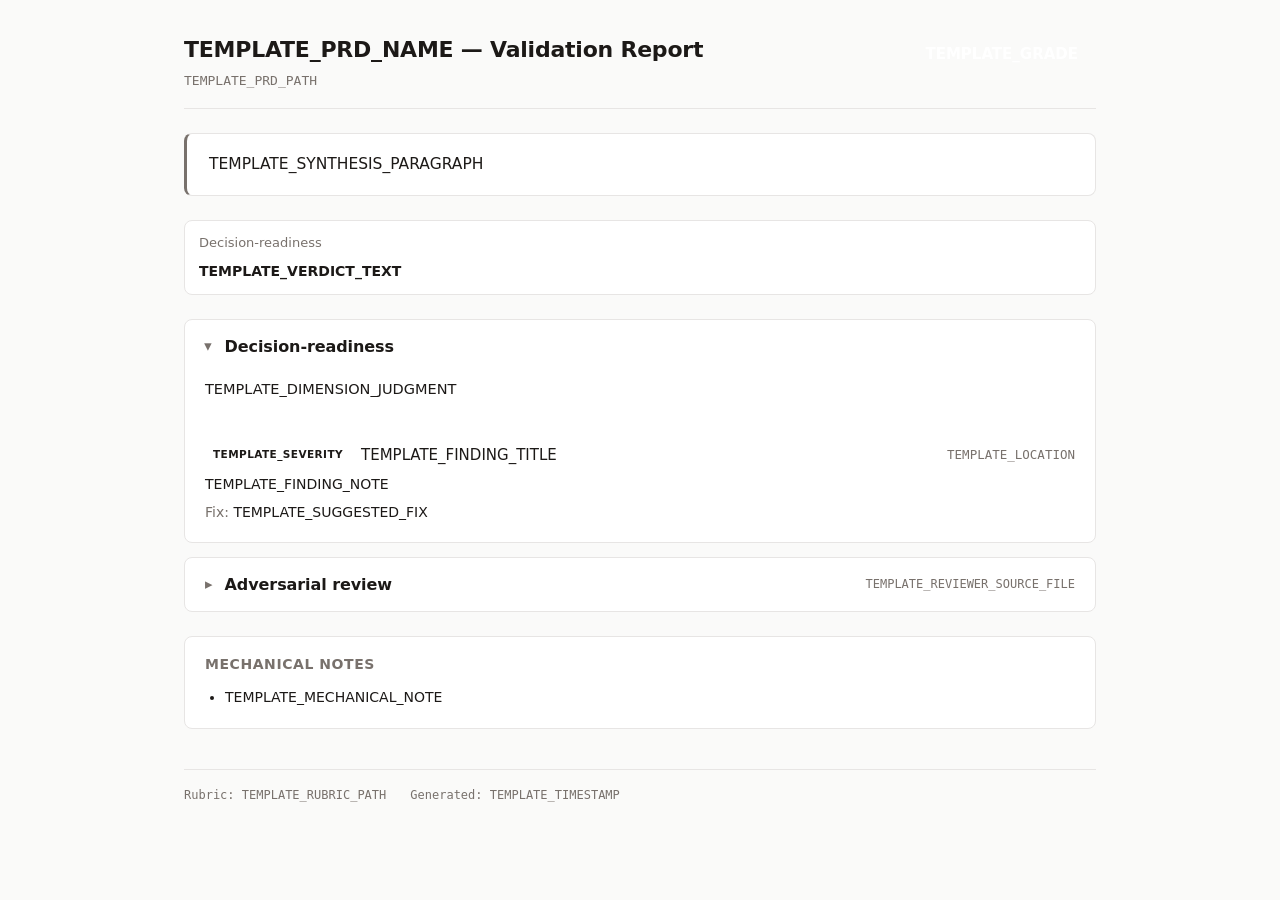
<file: .claude/skills/bmad-prd/assets/validation-report-template.html>
<!DOCTYPE html>
<!--
  PRD Validation Report — skeleton template.

  This file is a starter the synthesis pass fills in directly. There is no
  substitution engine. The LLM:
    1. Reads {doc_workspace}/review-rubric.md and every review-{slug}.md from
       additional reviewers.
    2. Copies this skeleton.
    3. Replaces the placeholder content (everything between TEMPLATE markers)
       with the consolidated review, preserving the structure and CSS.
    4. Writes the result to {doc_workspace}/validation-report.html.
    5. Writes a markdown twin to {doc_workspace}/validation-report.md.

  Visual rules the LLM must preserve:
    - The container width, the color tokens, the typography.
    - One dimension = one collapsible <section class="dimension">.
    - Verdict pill uses the verdict-* class matching its judgment.
    - Severity badge uses the sev-* class matching its level.
    - Each extra reviewer (adversarial, etc.) gets its own collapsible section
      below the rubric dimensions.
    - The footer always shows the artifact paths and timestamp.
-->
<html lang="en">
<head>
<meta charset="utf-8">
<title>PRD Validation: TEMPLATE_PRD_NAME</title>
<style>
  :root {
    --bg: #fafaf9;
    --surface: #ffffff;
    --border: #e7e5e4;
    --text: #1c1917;
    --muted: #78716c;

    --verdict-strong: #16a34a;
    --verdict-adequate: #65a30d;
    --verdict-thin: #d97706;
    --verdict-broken: #dc2626;

    --sev-low: #64748b;
    --sev-medium: #ca8a04;
    --sev-high: #ea580c;
    --sev-critical: #dc2626;

    --grade-exc: #16a34a;
    --grade-good: #65a30d;
    --grade-fair: #d97706;
    --grade-poor: #dc2626;
  }
  * { box-sizing: border-box; }
  html, body { margin: 0; padding: 0; }
  body {
    font-family: -apple-system, BlinkMacSystemFont, "Segoe UI", Inter, system-ui, sans-serif;
    background: var(--bg);
    color: var(--text);
    line-height: 1.6;
    font-size: 15px;
  }
  .container { max-width: 960px; margin: 0 auto; padding: 32px 24px 64px; }

  header.report-header {
    display: flex;
    align-items: flex-start;
    justify-content: space-between;
    gap: 24px;
    padding-bottom: 16px;
    border-bottom: 1px solid var(--border);
    margin-bottom: 24px;
  }
  .title h1 { margin: 0; font-size: 22px; font-weight: 600; letter-spacing: -0.01em; }
  .title .subtitle { color: var(--muted); font-size: 13px; margin-top: 4px; font-family: ui-monospace, "SF Mono", Menlo, monospace; }
  .grade {
    padding: 10px 18px;
    border-radius: 8px;
    font-weight: 600;
    color: white;
    font-size: 15px;
    white-space: nowrap;
  }
  .grade-excellent { background: var(--grade-exc); }
  .grade-good { background: var(--grade-good); }
  .grade-fair { background: var(--grade-fair); }
  .grade-poor { background: var(--grade-poor); }

  .synthesis {
    background: var(--surface);
    border: 1px solid var(--border);
    border-left: 3px solid var(--muted);
    border-radius: 8px;
    padding: 18px 22px;
    margin-bottom: 24px;
    font-size: 15.5px;
  }
  .synthesis p { margin: 0 0 10px; }
  .synthesis p:last-child { margin-bottom: 0; }

  .dimension-summary {
    display: grid;
    grid-template-columns: repeat(auto-fit, minmax(180px, 1fr));
    gap: 10px;
    margin-bottom: 24px;
  }
  .dim-card {
    background: var(--surface);
    border: 1px solid var(--border);
    border-radius: 8px;
    padding: 12px 14px;
  }
  .dim-card .dim-name { font-size: 13px; color: var(--muted); margin-bottom: 6px; }
  .dim-card .dim-verdict { font-size: 14px; font-weight: 600; }

  section.dimension, section.reviewer-section { margin-bottom: 14px; }
  section.dimension details, section.reviewer-section details {
    background: var(--surface);
    border: 1px solid var(--border);
    border-radius: 8px;
    overflow: hidden;
  }
  section summary {
    padding: 14px 20px;
    cursor: pointer;
    user-select: none;
    list-style: none;
    display: flex;
    align-items: center;
    gap: 12px;
  }
  section summary::-webkit-details-marker { display: none; }
  section summary::before {
    content: "▸";
    display: inline-block;
    color: var(--muted);
    transition: transform 0.15s ease;
  }
  section details[open] summary::before { transform: rotate(90deg); }
  section summary h2 {
    display: inline;
    margin: 0;
    font-size: 16px;
    font-weight: 600;
    letter-spacing: -0.005em;
    flex: 1;
  }
  .verdict-pill {
    font-size: 11px;
    padding: 3px 10px;
    border-radius: 999px;
    font-weight: 600;
    text-transform: uppercase;
    letter-spacing: 0.04em;
    color: white;
  }
  .verdict-strong { background: var(--verdict-strong); }
  .verdict-adequate { background: var(--verdict-adequate); }
  .verdict-thin { background: var(--verdict-thin); }
  .verdict-broken { background: var(--verdict-broken); }

  .dim-body { padding: 4px 20px 18px; }
  .dim-judgment { color: var(--text); font-size: 14.5px; }
  .dim-judgment p { margin: 0 0 10px; }

  .findings-list { padding: 0 20px 4px; }
  article.finding {
    padding: 14px 0;
    border-top: 1px solid var(--border);
  }
  article.finding:first-child { border-top: none; }
  article.finding header {
    display: flex;
    align-items: center;
    gap: 10px;
    flex-wrap: wrap;
    margin-bottom: 6px;
  }
  .badge {
    font-size: 10.5px;
    padding: 3px 8px;
    border-radius: 4px;
    font-weight: 600;
    text-transform: uppercase;
    letter-spacing: 0.04em;
    line-height: 1.4;
  }
  .badge-sev-low { background: rgba(100, 116, 139, 0.12); color: var(--sev-low); }
  .badge-sev-medium { background: rgba(202, 138, 4, 0.14); color: var(--sev-medium); }
  .badge-sev-high { background: rgba(234, 88, 12, 0.14); color: var(--sev-high); }
  .badge-sev-critical { background: rgba(220, 38, 38, 0.14); color: var(--sev-critical); }
  .finding-title { margin: 0; font-size: 15px; font-weight: 500; flex: 1; min-width: 200px; }
  .finding-location { font-family: ui-monospace, "SF Mono", Menlo, monospace; font-size: 12.5px; color: var(--muted); }
  .finding-note, .finding-fix { margin-top: 6px; font-size: 14px; }
  .finding-fix strong { color: var(--muted); font-weight: 500; }

  .reviewer-source {
    font-size: 12px;
    color: var(--muted);
    font-family: ui-monospace, "SF Mono", Menlo, monospace;
  }

  .mechanical {
    background: var(--surface);
    border: 1px solid var(--border);
    border-radius: 8px;
    padding: 16px 20px;
    margin-top: 24px;
    font-size: 14px;
  }
  .mechanical h3 { margin: 0 0 10px; font-size: 14px; font-weight: 600; color: var(--muted); text-transform: uppercase; letter-spacing: 0.04em; }
  .mechanical ul { margin: 0; padding-left: 20px; }
  .mechanical li { margin-bottom: 4px; color: var(--text); }

  footer.report-footer {
    margin-top: 40px;
    padding-top: 16px;
    border-top: 1px solid var(--border);
    font-size: 12px;
    color: var(--muted);
    font-family: ui-monospace, "SF Mono", Menlo, monospace;
  }
  footer .meta { display: flex; gap: 24px; flex-wrap: wrap; }
</style>
</head>
<body>
  <div class="container">

    <!-- TEMPLATE: header. Fill prd name, prd path, grade text & class. -->
    <header class="report-header">
      <div class="title">
        <h1>TEMPLATE_PRD_NAME — Validation Report</h1>
        <div class="subtitle">TEMPLATE_PRD_PATH</div>
      </div>
      <div class="grade TEMPLATE_GRADE_CLASS">TEMPLATE_GRADE</div>
    </header>

    <!-- TEMPLATE: overall synthesis paragraphs. Lift directly from
         review-rubric.md "Overall verdict" section; expand if extra reviewers
         materially shift the picture. Wrap each paragraph in <p>. -->
    <div class="synthesis">
      <p>TEMPLATE_SYNTHESIS_PARAGRAPH</p>
    </div>

    <!-- TEMPLATE: dimension summary cards. One per rubric dimension. The
         dim-verdict text uses one of: strong | adequate | thin | broken. -->
    <div class="dimension-summary">
      <div class="dim-card">
        <div class="dim-name">Decision-readiness</div>
        <div class="dim-verdict" style="color: var(--verdict-TEMPLATE_VERDICT)">TEMPLATE_VERDICT_TEXT</div>
      </div>
      <!-- repeat for each of the seven dimensions -->
    </div>

    <!-- TEMPLATE: one section per rubric dimension. Skip a dimension entirely
         if the rubric review marked it n/a for this PRD (e.g. downstream
         usability for a standalone PRD). Open the section by default if
         verdict is thin or broken. -->
    <section class="dimension">
      <details open>
        <summary>
          <h2>Decision-readiness</h2>
          <span class="verdict-pill verdict-TEMPLATE_VERDICT">TEMPLATE_VERDICT_TEXT</span>
        </summary>
        <div class="dim-body">
          <div class="dim-judgment">
            <p>TEMPLATE_DIMENSION_JUDGMENT</p>
          </div>
        </div>
        <div class="findings-list">
          <!-- TEMPLATE: zero or more findings -->
          <article class="finding">
            <header>
              <span class="badge badge-sev-TEMPLATE_SEVERITY">TEMPLATE_SEVERITY</span>
              <h3 class="finding-title">TEMPLATE_FINDING_TITLE</h3>
              <span class="finding-location">TEMPLATE_LOCATION</span>
            </header>
            <div class="finding-note">TEMPLATE_FINDING_NOTE</div>
            <div class="finding-fix"><strong>Fix:</strong> TEMPLATE_SUGGESTED_FIX</div>
          </article>
        </div>
      </details>
    </section>

    <!-- TEMPLATE: one section per extra reviewer that ran (adversarial, etc.).
         Skip this block entirely if only the rubric walker ran. -->
    <section class="reviewer-section">
      <details>
        <summary>
          <h2>Adversarial review</h2>
          <span class="reviewer-source">TEMPLATE_REVIEWER_SOURCE_FILE</span>
        </summary>
        <div class="dim-body">
          <div class="dim-judgment">
            <p>TEMPLATE_REVIEWER_PREAMBLE</p>
          </div>
        </div>
        <div class="findings-list">
          <article class="finding">
            <header>
              <span class="badge badge-sev-TEMPLATE_SEVERITY">TEMPLATE_SEVERITY</span>
              <h3 class="finding-title">TEMPLATE_FINDING_TITLE</h3>
              <span class="finding-location">TEMPLATE_LOCATION</span>
            </header>
            <div class="finding-note">TEMPLATE_FINDING_NOTE</div>
            <div class="finding-fix"><strong>Fix:</strong> TEMPLATE_SUGGESTED_FIX</div>
          </article>
        </div>
      </details>
    </section>

    <!-- TEMPLATE: mechanical notes — short, bulleted. Skip if there are none. -->
    <div class="mechanical">
      <h3>Mechanical notes</h3>
      <ul>
        <li>TEMPLATE_MECHANICAL_NOTE</li>
      </ul>
    </div>

    <footer class="report-footer">
      <div class="meta">
        <span>Rubric: TEMPLATE_RUBRIC_PATH</span>
        <span>Generated: TEMPLATE_TIMESTAMP</span>
      </div>
    </footer>
  </div>
</body>
</html>
</file>
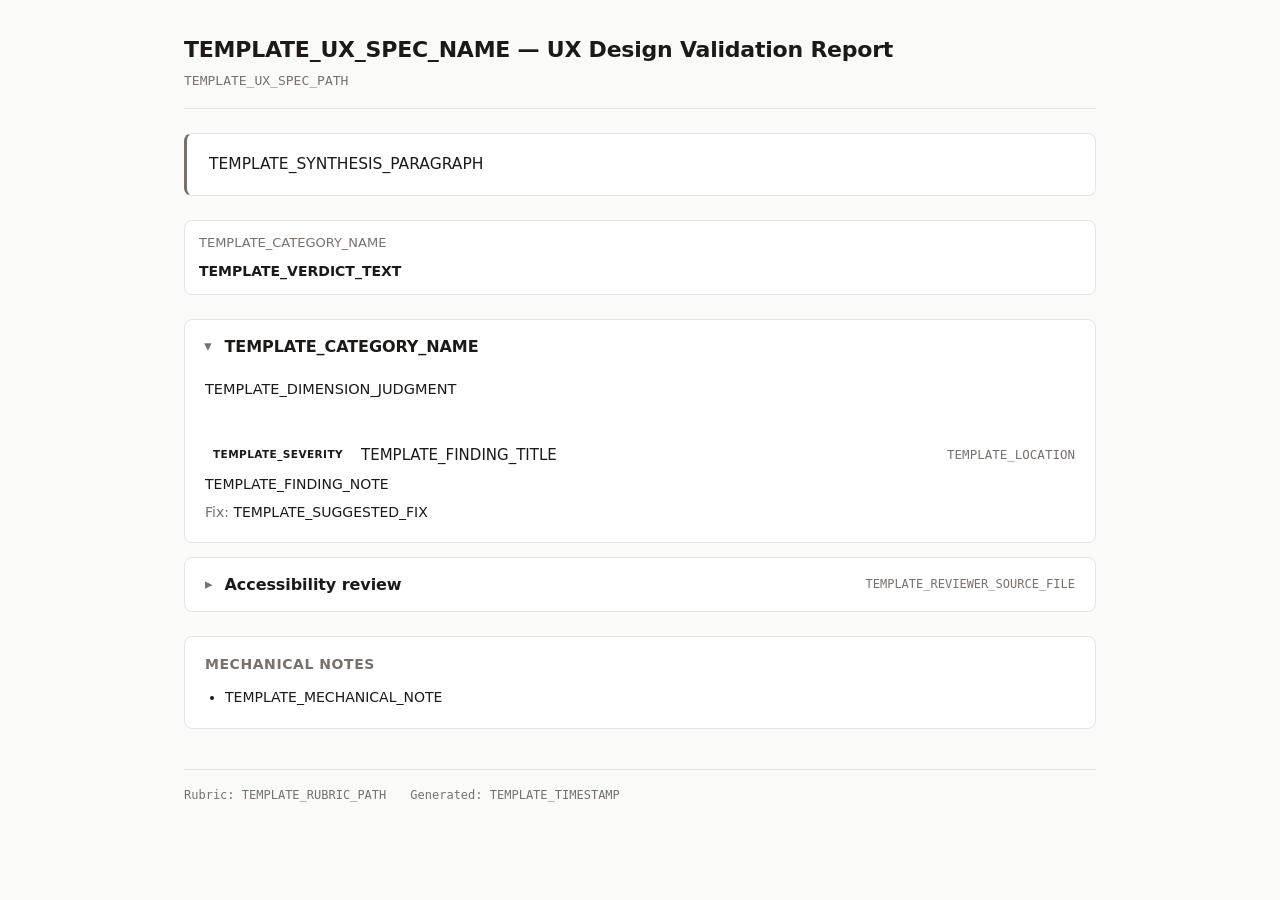
<file: .claude/skills/bmad-ux/assets/validation-report-template.html>
<!DOCTYPE html>
<!--
  UX Design Validation Report — skeleton template.

  This file is a starter the synthesis pass fills in directly. There is no
  substitution engine. The LLM:
    1. Reads {doc_workspace}/review-rubric.md and every review-{slug}.md from
       additional reviewers.
    2. Copies this skeleton.
    3. Replaces the placeholder content (everything between TEMPLATE markers)
       with the consolidated review, preserving the structure and CSS.
    4. Writes the result to {doc_workspace}/validation-report.html.
    5. Writes a markdown twin to {doc_workspace}/validation-report.md.

  Visual rules the LLM must preserve:
    - The container width, the color tokens, the typography.
    - One dimension = one collapsible <section class="dimension">.
    - Verdict pill uses the verdict-* class matching its judgment.
    - Severity badge uses the badge-sev-* class matching its level.
    - Each extra reviewer (accessibility, adversarial, etc.) gets its own
      collapsible section below the rubric dimensions.
    - The footer always shows the artifact paths and timestamp.
-->
<html lang="en">
<head>
<meta charset="utf-8">
<title>UX Design Validation: TEMPLATE_UX_SPEC_NAME</title>
<style>
  :root {
    --bg: #fafaf9;
    --surface: #ffffff;
    --border: #e7e5e4;
    --text: #1c1917;
    --muted: #78716c;

    --verdict-strong: #16a34a;
    --verdict-adequate: #65a30d;
    --verdict-thin: #d97706;
    --verdict-broken: #dc2626;

    --sev-low: #64748b;
    --sev-medium: #ca8a04;
    --sev-high: #ea580c;
    --sev-critical: #dc2626;
  }
  * { box-sizing: border-box; }
  html, body { margin: 0; padding: 0; }
  body {
    font-family: -apple-system, BlinkMacSystemFont, "Segoe UI", Inter, system-ui, sans-serif;
    background: var(--bg);
    color: var(--text);
    line-height: 1.6;
    font-size: 15px;
  }
  .container { max-width: 960px; margin: 0 auto; padding: 32px 24px 64px; }

  header.report-header {
    display: flex;
    align-items: flex-start;
    justify-content: space-between;
    gap: 24px;
    padding-bottom: 16px;
    border-bottom: 1px solid var(--border);
    margin-bottom: 24px;
  }
  .title h1 { margin: 0; font-size: 22px; font-weight: 600; letter-spacing: -0.01em; }
  .title .subtitle { color: var(--muted); font-size: 13px; margin-top: 4px; font-family: ui-monospace, "SF Mono", Menlo, monospace; }

  .synthesis {
    background: var(--surface);
    border: 1px solid var(--border);
    border-left: 3px solid var(--muted);
    border-radius: 8px;
    padding: 18px 22px;
    margin-bottom: 24px;
    font-size: 15.5px;
  }
  .synthesis p { margin: 0 0 10px; }
  .synthesis p:last-child { margin-bottom: 0; }

  .dimension-summary {
    display: grid;
    grid-template-columns: repeat(auto-fit, minmax(180px, 1fr));
    gap: 10px;
    margin-bottom: 24px;
  }
  .dim-card {
    background: var(--surface);
    border: 1px solid var(--border);
    border-radius: 8px;
    padding: 12px 14px;
  }
  .dim-card .dim-name { font-size: 13px; color: var(--muted); margin-bottom: 6px; }
  .dim-card .dim-verdict { font-size: 14px; font-weight: 600; }

  section.dimension, section.reviewer-section { margin-bottom: 14px; }
  section.dimension details, section.reviewer-section details {
    background: var(--surface);
    border: 1px solid var(--border);
    border-radius: 8px;
    overflow: hidden;
  }
  section summary {
    padding: 14px 20px;
    cursor: pointer;
    user-select: none;
    list-style: none;
    display: flex;
    align-items: center;
    gap: 12px;
  }
  section summary::-webkit-details-marker { display: none; }
  section summary::before {
    content: "▸";
    display: inline-block;
    color: var(--muted);
    transition: transform 0.15s ease;
  }
  section details[open] summary::before { transform: rotate(90deg); }
  section summary h2 {
    display: inline;
    margin: 0;
    font-size: 16px;
    font-weight: 600;
    letter-spacing: -0.005em;
    flex: 1;
  }
  .verdict-pill {
    font-size: 11px;
    padding: 3px 10px;
    border-radius: 999px;
    font-weight: 600;
    text-transform: uppercase;
    letter-spacing: 0.04em;
    color: white;
  }
  .verdict-strong { background: var(--verdict-strong); }
  .verdict-adequate { background: var(--verdict-adequate); }
  .verdict-thin { background: var(--verdict-thin); }
  .verdict-broken { background: var(--verdict-broken); }

  .dim-body { padding: 4px 20px 18px; }
  .dim-judgment { color: var(--text); font-size: 14.5px; }
  .dim-judgment p { margin: 0 0 10px; }

  .findings-list { padding: 0 20px 4px; }
  article.finding {
    padding: 14px 0;
    border-top: 1px solid var(--border);
  }
  article.finding:first-child { border-top: none; }
  article.finding header {
    display: flex;
    align-items: center;
    gap: 10px;
    flex-wrap: wrap;
    margin-bottom: 6px;
  }
  .badge {
    font-size: 10.5px;
    padding: 3px 8px;
    border-radius: 4px;
    font-weight: 600;
    text-transform: uppercase;
    letter-spacing: 0.04em;
    line-height: 1.4;
  }
  .badge-sev-low { background: rgba(100, 116, 139, 0.12); color: var(--sev-low); }
  .badge-sev-medium { background: rgba(202, 138, 4, 0.14); color: var(--sev-medium); }
  .badge-sev-high { background: rgba(234, 88, 12, 0.14); color: var(--sev-high); }
  .badge-sev-critical { background: rgba(220, 38, 38, 0.14); color: var(--sev-critical); }
  .finding-title { margin: 0; font-size: 15px; font-weight: 500; flex: 1; min-width: 200px; }
  .finding-location { font-family: ui-monospace, "SF Mono", Menlo, monospace; font-size: 12.5px; color: var(--muted); }
  .finding-note, .finding-fix { margin-top: 6px; font-size: 14px; }
  .finding-fix strong { color: var(--muted); font-weight: 500; }

  .reviewer-source {
    font-size: 12px;
    color: var(--muted);
    font-family: ui-monospace, "SF Mono", Menlo, monospace;
  }

  .mechanical {
    background: var(--surface);
    border: 1px solid var(--border);
    border-radius: 8px;
    padding: 16px 20px;
    margin-top: 24px;
    font-size: 14px;
  }
  .mechanical h3 { margin: 0 0 10px; font-size: 14px; font-weight: 600; color: var(--muted); text-transform: uppercase; letter-spacing: 0.04em; }
  .mechanical ul { margin: 0; padding-left: 20px; }
  .mechanical li { margin-bottom: 4px; color: var(--text); }

  footer.report-footer {
    margin-top: 40px;
    padding-top: 16px;
    border-top: 1px solid var(--border);
    font-size: 12px;
    color: var(--muted);
    font-family: ui-monospace, "SF Mono", Menlo, monospace;
  }
  footer .meta { display: flex; gap: 24px; flex-wrap: wrap; }
</style>
</head>
<body>
  <div class="container">

    <!-- TEMPLATE: header. Fill ux spec name and ux spec path. No overall grade —
         per-category verdicts and severity counts below carry the picture. -->
    <header class="report-header">
      <div class="title">
        <h1>TEMPLATE_UX_SPEC_NAME — UX Design Validation Report</h1>
        <div class="subtitle">TEMPLATE_UX_SPEC_PATH</div>
      </div>
    </header>

    <!-- TEMPLATE: overall synthesis paragraphs. Lift directly from
         review-rubric.md "Overall verdict" section; expand if extra reviewers
         (accessibility, adversarial, etc.) materially shift the picture.
         Wrap each paragraph in <p>. -->
    <div class="synthesis">
      <p>TEMPLATE_SYNTHESIS_PARAGRAPH</p>
    </div>

    <!-- TEMPLATE: dimension summary cards. One per rubric category, in this
         canonical order (from references/validate.md):
           1. Flow coverage
           2. Token completeness
           3. Component coverage
           4. State coverage
           5. Visual reference coverage
           6. Bloat & overspecification
           7. Inheritance discipline
           8. Shape fit
         The dim-verdict text uses one of: strong | adequate | thin | broken. -->
    <div class="dimension-summary">
      <div class="dim-card">
        <div class="dim-name">TEMPLATE_CATEGORY_NAME</div>
        <div class="dim-verdict" style="color: var(--verdict-TEMPLATE_VERDICT)">TEMPLATE_VERDICT_TEXT</div>
      </div>
      <!-- repeat for each of the eight rubric categories -->
    </div>

    <!-- TEMPLATE: one section per rubric category, same canonical order as the
         summary cards above. Skip a category entirely if the rubric review
         marked it n/a for this UX spec. Open the section by default if verdict
         is thin or broken. -->
    <section class="dimension">
      <details open>
        <summary>
          <h2>TEMPLATE_CATEGORY_NAME</h2>
          <span class="verdict-pill verdict-TEMPLATE_VERDICT">TEMPLATE_VERDICT_TEXT</span>
        </summary>
        <div class="dim-body">
          <div class="dim-judgment">
            <p>TEMPLATE_DIMENSION_JUDGMENT</p>
          </div>
        </div>
        <div class="findings-list">
          <!-- TEMPLATE: zero or more findings -->
          <article class="finding">
            <header>
              <span class="badge badge-sev-TEMPLATE_SEVERITY">TEMPLATE_SEVERITY</span>
              <h3 class="finding-title">TEMPLATE_FINDING_TITLE</h3>
              <span class="finding-location">TEMPLATE_LOCATION</span>
            </header>
            <div class="finding-note">TEMPLATE_FINDING_NOTE</div>
            <div class="finding-fix"><strong>Fix:</strong> TEMPLATE_SUGGESTED_FIX</div>
          </article>
        </div>
      </details>
    </section>

    <!-- TEMPLATE: one section per extra reviewer that ran (accessibility,
         adversarial, brand-conformance, etc.). Skip this block entirely if
         only the rubric walker ran. -->
    <section class="reviewer-section">
      <details>
        <summary>
          <h2>Accessibility review</h2>
          <span class="reviewer-source">TEMPLATE_REVIEWER_SOURCE_FILE</span>
        </summary>
        <div class="dim-body">
          <div class="dim-judgment">
            <p>TEMPLATE_REVIEWER_PREAMBLE</p>
          </div>
        </div>
        <div class="findings-list">
          <article class="finding">
            <header>
              <span class="badge badge-sev-TEMPLATE_SEVERITY">TEMPLATE_SEVERITY</span>
              <h3 class="finding-title">TEMPLATE_FINDING_TITLE</h3>
              <span class="finding-location">TEMPLATE_LOCATION</span>
            </header>
            <div class="finding-note">TEMPLATE_FINDING_NOTE</div>
            <div class="finding-fix"><strong>Fix:</strong> TEMPLATE_SUGGESTED_FIX</div>
          </article>
        </div>
      </details>
    </section>

    <!-- TEMPLATE: mechanical notes — short, bulleted. Skip if there are none. -->
    <div class="mechanical">
      <h3>Mechanical notes</h3>
      <ul>
        <li>TEMPLATE_MECHANICAL_NOTE</li>
      </ul>
    </div>

    <footer class="report-footer">
      <div class="meta">
        <span>Rubric: TEMPLATE_RUBRIC_PATH</span>
        <span>Generated: TEMPLATE_TIMESTAMP</span>
      </div>
    </footer>
  </div>
</body>
</html>
</file>
